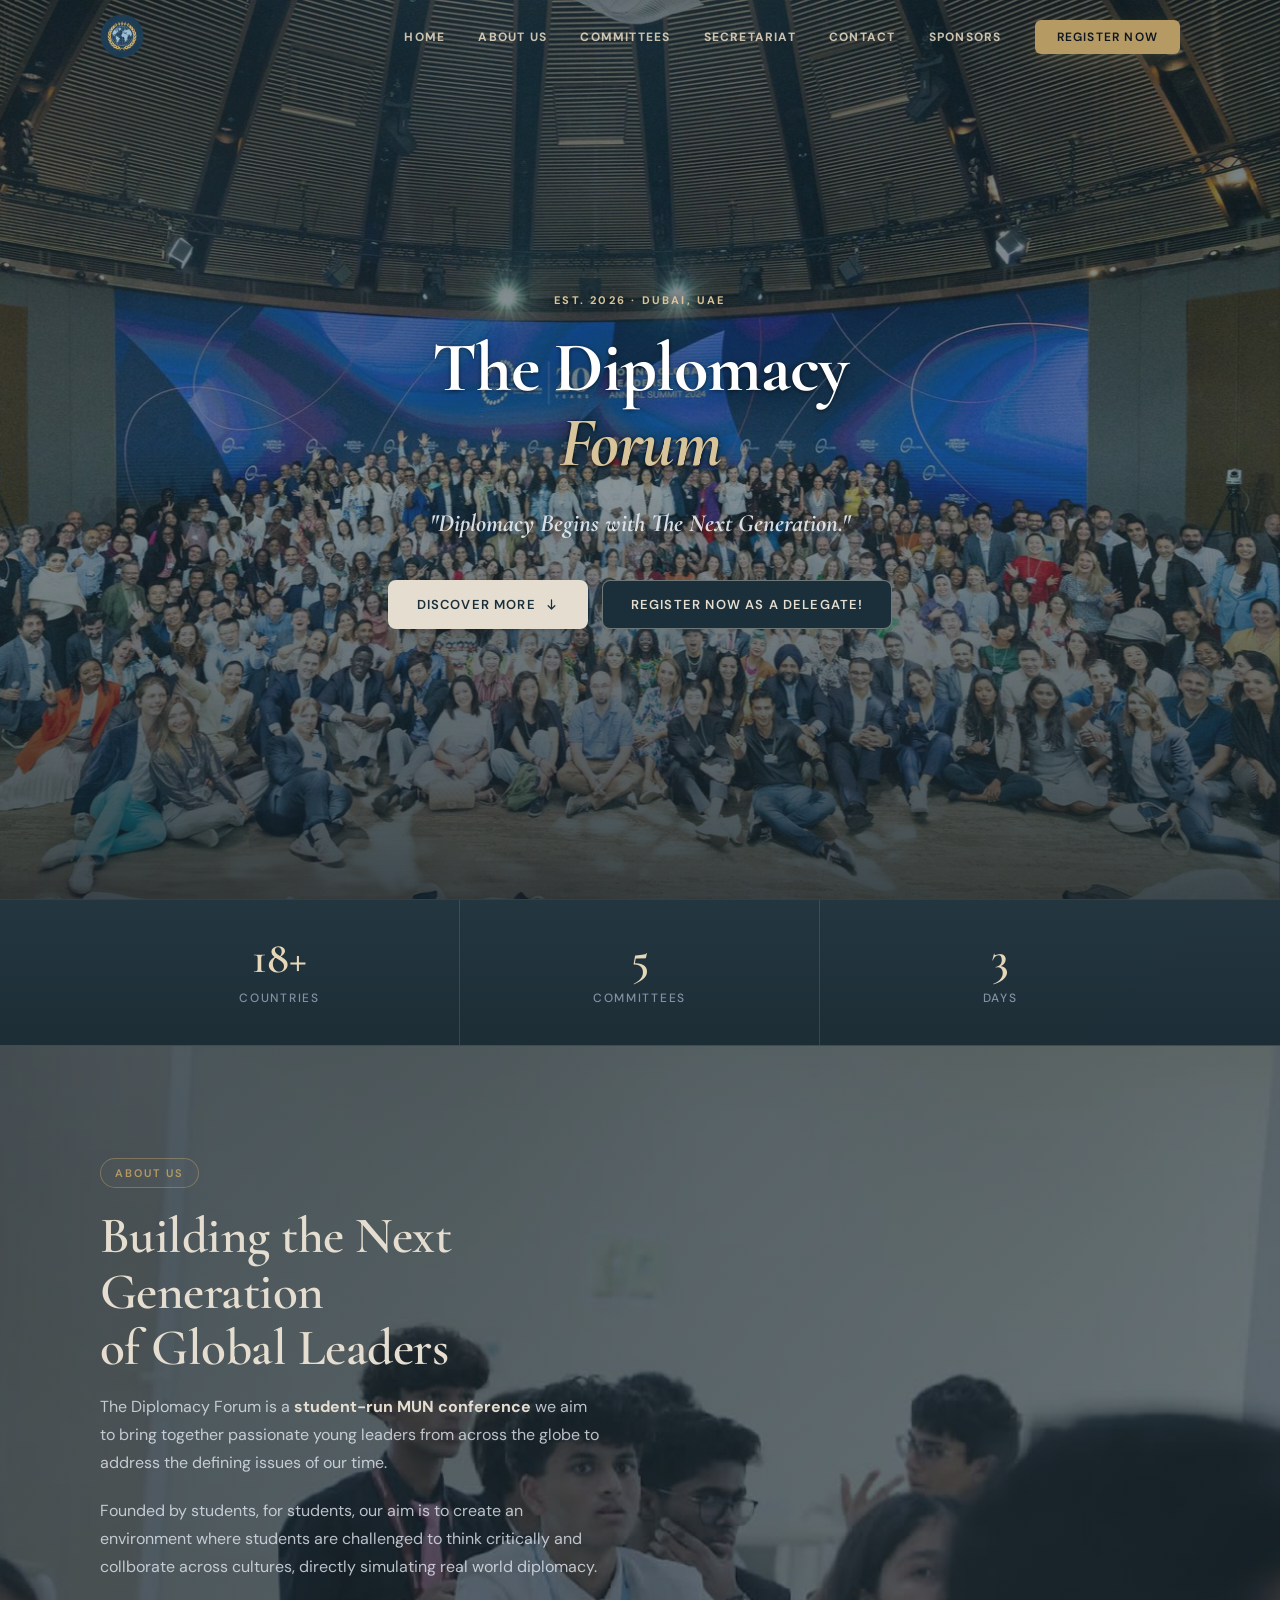
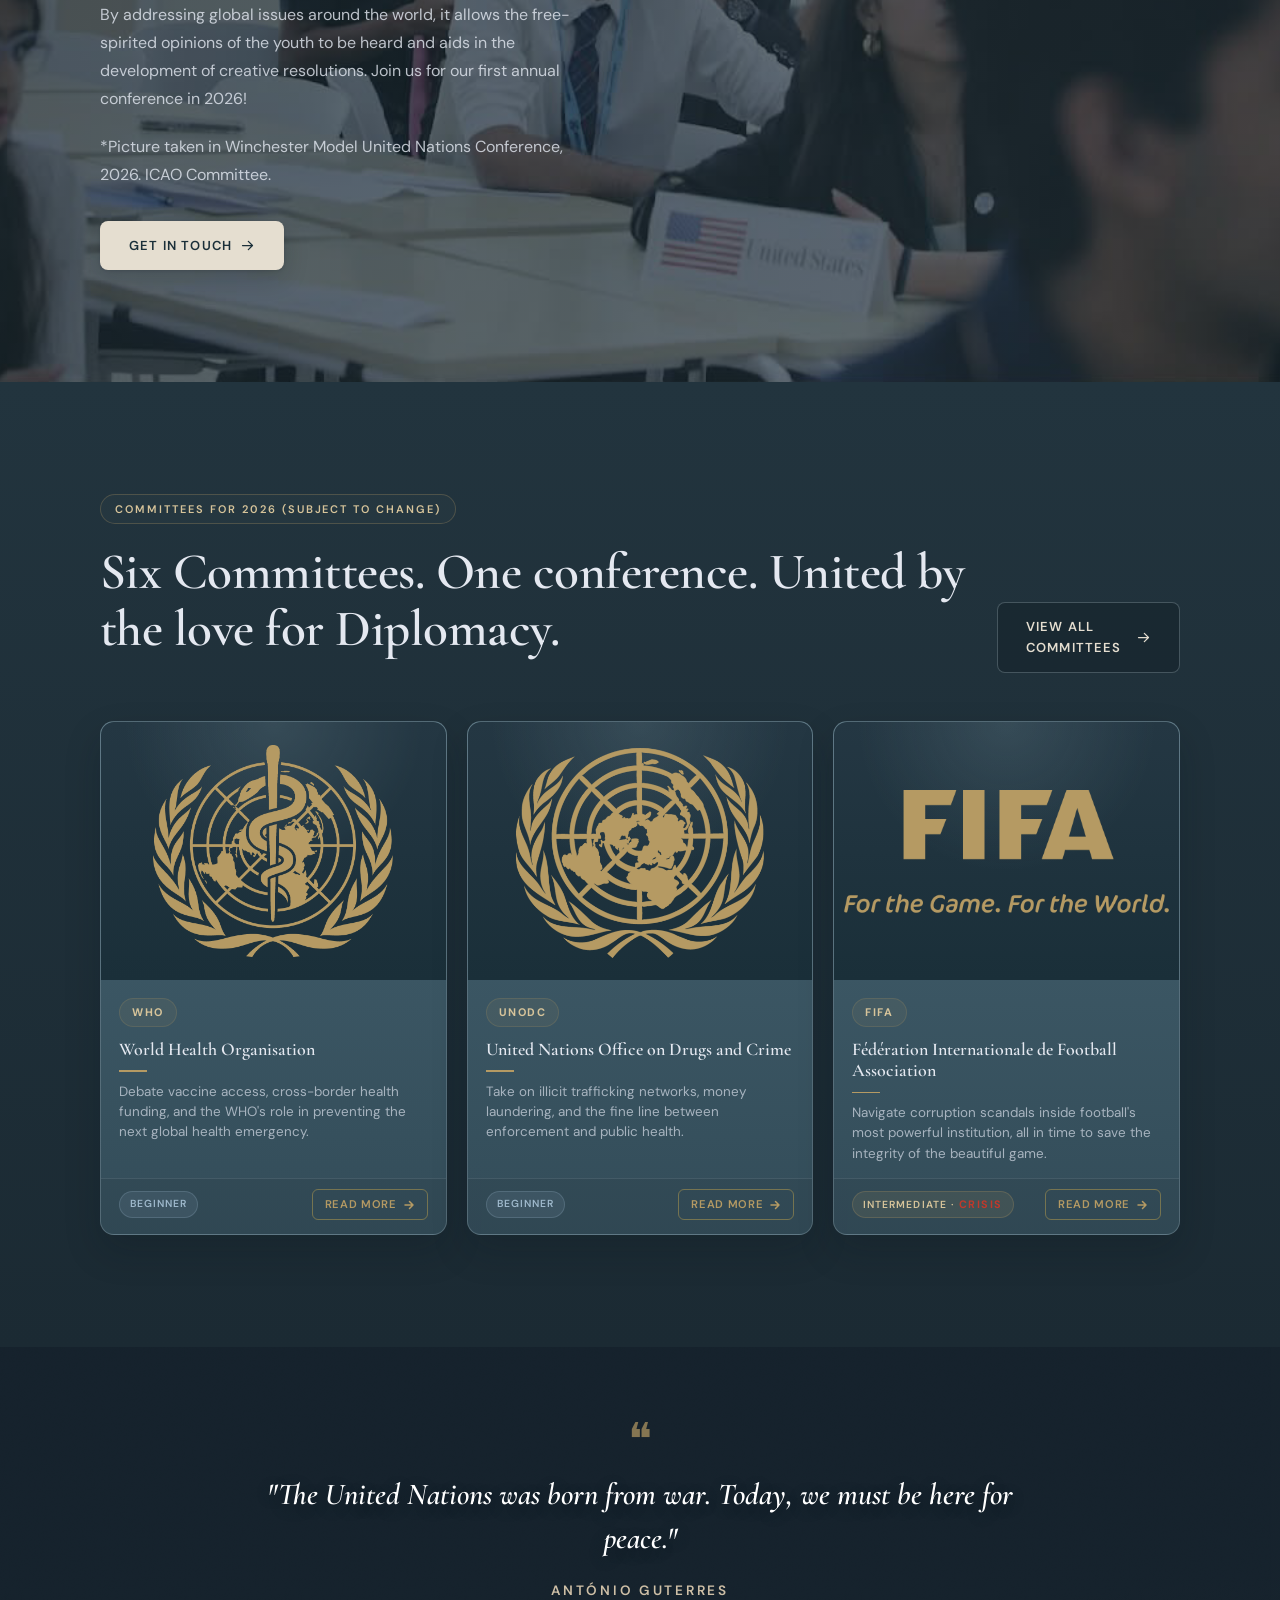
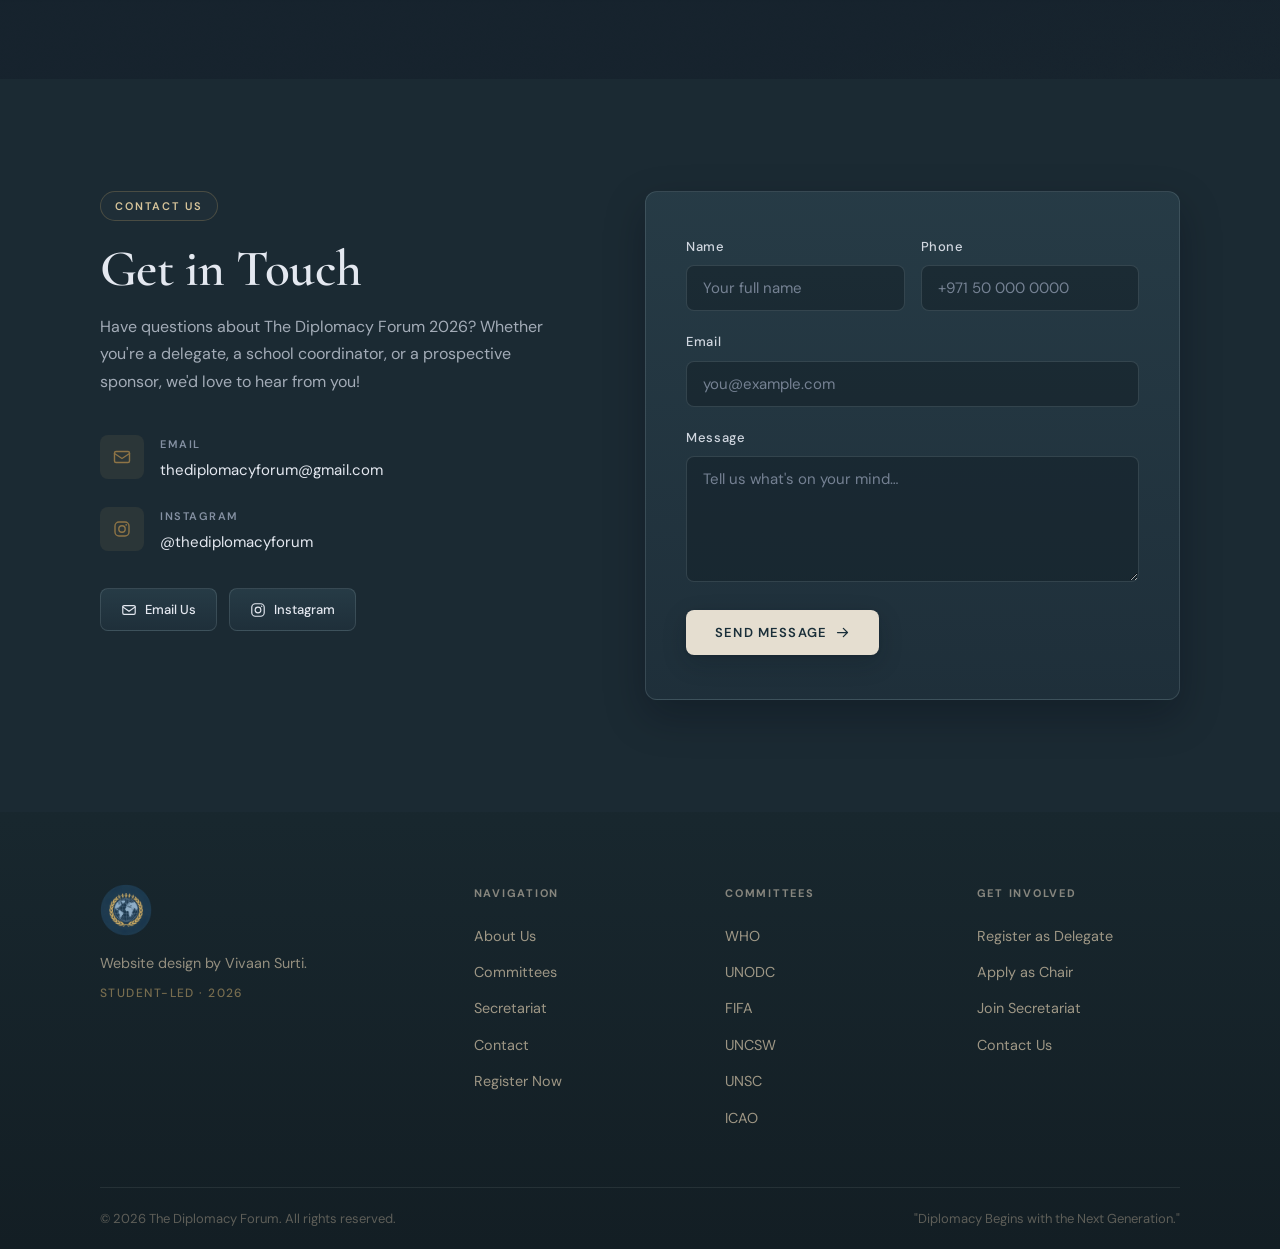
<file: index.html>
<!DOCTYPE html>
<html lang="en">
<head>
  <meta charset="UTF-8" />
  <meta name="viewport" content="width=device-width, initial-scale=1.0" />
  <meta name="description" content="The Diplomacy Forum — A premier student-run MUN conference in Dubai, Est. 2026. Diplomacy. Leadership. Impact." />
  <title>TDF — The Diplomacy Forum - Dubai 2026</title>
  <link rel="preconnect" href="https://fonts.googleapis.com" />
  <link rel="preconnect" href="https://fonts.gstatic.com" crossorigin />
  <link rel="stylesheet" href="https://fonts.googleapis.com/css2?family=Cormorant+Garamond:ital,wght@0,400;0,500;0,600;1,400;1,500;1,600&amp;family=DM+Sans:opsz,wght@9..40,300;9..40,400;9..40,500;9..40,600&amp;display=swap" />
  <link rel="stylesheet" href="styles.css" />
  <!-- Favicon: TODO — replace with actual favicon -->
  <!-- <link rel="icon" type="image/png" href="brand_assets/favicon.png" /> -->
</head>
<body>
  <div class="page-transition" id="pageTransition" aria-hidden="true">
    <img class="page-transition__logo" src="brand_assets/TDF Logo-512.png" alt="" decoding="async" />
  </div>

  <!-- ============================================================
       NAVBAR
       ============================================================ -->
  <nav class="navbar" id="navbar" role="navigation" aria-label="Main navigation">
    <div class="container navbar-inner">
      <a href="index.html" aria-label="TDF Home">
        <img
          class="navbar-logo"
          src="brand_assets/TDF Logo-512.png"
          alt="TDF Logo"
          width="512"
          height="512"
          decoding="async"
        />
      </a>

      <!-- Desktop nav links -->
      <ul class="navbar-links">
        <li><a href="index.html">Home</a></li>
        <li><a href="#about">About Us</a></li>
        <li><a href="committees.html">Committees</a></li>
        <li><a href="secretariat.html">Secretariat</a></li>
        <li><a href="#contact">Contact</a></li>
        <li><a href="sponsors.html">Sponsors</a></li>
        <li><a href="register.html" class="nav-cta">Register Now</a></li>
      </ul>

      <!-- Hamburger (mobile) -->
      <button
        class="navbar-toggle"
        id="navToggle"
        aria-label="Toggle mobile menu"
        aria-expanded="false"
        aria-controls="mobileMenu"
      >
        <span></span>
        <span></span>
        <span></span>
      </button>
    </div>
  </nav>

  <!-- Mobile menu overlay -->
  <nav class="navbar-mobile" id="mobileMenu" aria-label="Mobile navigation">
    <a href="index.html">Home</a>
    <a href="#about">About Us</a>
    <a href="committees.html">Committees</a>
    <a href="secretariat.html">Secretariat</a>
    <a href="#contact">Contact</a>
    <a href="sponsors.html">Sponsors</a>
    <a href="register.html" class="nav-mobile-cta">Register Now</a>
  </nav>


  <!-- ============================================================
       HERO — Full-width centered layout on cream background
       ============================================================ -->
  <section class="hero" id="home" aria-label="Hero" data-nav-theme="dark">
    <!-- Slideshow background — images crossfade automatically -->
    <div class="hero-slideshow" aria-hidden="true">
      <div class="hero-slide active" style="background-image: url('brand_assets/Slideshow Image 1.avif');"></div>
      <div class="hero-slide"        style="background-image: url('brand_assets/Image Slideshow 2.webp');"></div>
      <div class="hero-slide"        style="background-image: url('brand_assets/Slideshow Image 3.webp');"></div>
      <!-- Dark overlay — keeps text readable over any image -->
      <div class="hero-slide-overlay"></div>
    </div>

    <div class="container">
      <div class="hero-inner">

        <!-- Center: headline + CTAs -->
        <div class="hero-left">
          <p class="hero-eyebrow">Est. 2026 · Dubai, UAE</p>

          <h1 class="hero-title">
            The Diplomacy<br>
            <em>Forum</em>
          </h1>

          <p class="hero-sub">
            "Diplomacy Begins with The Next Generation."
          </p>

          <div class="hero-actions">
            <a href="#about" class="btn btn-primary">
              Discover More
              <svg class="btn-icon" viewBox="0 0 18 18" fill="none" aria-hidden="true">
                <path d="M9 3.5v11M9 14.5l-4-4M9 14.5l4-4" stroke="currentColor" stroke-width="1.5" stroke-linecap="round" stroke-linejoin="round"/>
              </svg>
            </a>
            <a href="register.html" class="btn btn-outline-light">
      
              Register Now as a Delegate!
            </a>
          </div>
        </div>

      </div>
    </div>
  </section>


  <!-- ============================================================
       STATS BAR — bordered stat blocks
       ============================================================ -->
  <section class="stats-bar" aria-label="Conference statistics" data-nav-theme="light">
    <div class="container">
      <div class="stats-bar-inner">

        <div class="stat-block">
          <div class="stat-block-number" data-target="20" data-suffix="+">20+</div>
          <div class="stat-block-label">Countries</div>
        </div>

        <div class="stat-block">
          <div class="stat-block-number" data-target="6" data-suffix="">6</div>
          <div class="stat-block-label">Committees</div>
        </div>

        <div class="stat-block">
          <div class="stat-block-number" data-target="3" data-suffix="">3</div>
          <div class="stat-block-label">Days</div>
        </div>

      </div>
    </div>
  </section>


  <!-- ============================================================
       ABOUT US
       ============================================================ -->
  <section class="section-about" id="about" aria-label="About Us" data-nav-theme="dark">
    <div class="about-overlay" aria-hidden="true"></div>
    <div class="container">
      <div class="about-inner">

        <!-- Left: text -->
        <div class="about-left">
          <span class="label-tag reveal">About Us</span>

          <h2 class="section-title reveal delay-1">
            Building the Next Generation<br>of Global Leaders
          </h2>

          <div class="about-body reveal delay-2">
            <p>
              The Diplomacy Forum is a <strong>student-run MUN
              conference</strong> we aim to bring together passionate young leaders 
              from across the globe to address the defining issues of our time.
            </p>

            <p>
              Founded by students, for students, our aim is to create an environment where
              students are challenged to think critically and collborate across cultures, 
              directly simulating real world diplomacy. 
            </p>

            <p>
              By addressing global issues around the world, it allows the free-spirited opinions 
              of the youth to be heard and aids in the development of creative resolutions.
              Join us for our first annual conference in 2026!
            </p>

            <p>*Picture taken in Winchester Model United Nations Conference, 2026. ICAO Committee.</p>
          </div>

          <a href="#contact" class="btn btn-primary reveal delay-3">
            Get In Touch
            <svg class="btn-icon" viewBox="0 0 18 18" fill="none" aria-hidden="true">
              <path d="M3 9h12M10 4l5 5-5 5" stroke="currentColor" stroke-width="1.5" stroke-linecap="round" stroke-linejoin="round"/>
            </svg>
          </a>
        </div>


      </div>
    </div>
  </section>


  <!-- ============================================================
       COMMITTEES — Preview (6 cards)
       ============================================================ -->
  <section class="section-committees" aria-label="Committees" data-nav-theme="light">
    <div class="container">

      <div class="committees-header">
        <div class="committees-header-left">
          <span class="label-tag">Committees for 2026 (Subject to change)</span>
          <h2 class="section-title">Six Committees. One conference. United by the love for Diplomacy.</h2>
        </div>
        <a href="committees.html" class="btn btn-outline">
          View All Committees
          <svg class="btn-icon" viewBox="0 0 18 18" fill="none" aria-hidden="true">
            <path d="M3 9h12M10 4l5 5-5 5" stroke="currentColor" stroke-width="1.5" stroke-linecap="round" stroke-linejoin="round"/>
          </svg>
        </a>
      </div>

      <div class="committees-grid">

        <div class="committee-card reveal">
          <div class="committee-photo-wrap committee-photo-wrap-logo">
            <img
              class="committee-photo committee-photo-who"
              src="brand_assets/WHO Logo - Gold.png"
              alt="WHO Logo"
              loading="lazy"
              decoding="async"
            />
          </div>
          <div class="committee-card-body">
            <span class="committee-acronym">WHO</span>
            <h3 class="committee-name">World Health Organisation</h3>
            <div class="committee-rule" aria-hidden="true"></div>
            <p class="committee-topic">
              Debate vaccine access, cross-border health funding, and the WHO's role in preventing the next global health emergency.
            </p>
          </div>
          <div class="committee-card-footer">
            <span class="committee-difficulty difficulty-beginner">Beginner</span>
            <a class="committee-read-more" href="who.html">Read More <svg width="12" height="12" viewBox="0 0 12 12" fill="none" aria-hidden="true"><path d="M2 6h8M6.5 2.5l3.5 3.5-3.5 3.5" stroke="currentColor" stroke-width="1.5" stroke-linecap="round" stroke-linejoin="round"/></svg></a>
          </div>
        </div>

        <div class="committee-card reveal delay-1">
          <div class="committee-photo-wrap committee-photo-wrap-logo">
            <img
              class="committee-photo committee-photo-unodc"
              src="brand_assets/UNODC Logo - Gold.png"
              alt="UNODC Logo"
              loading="lazy"
              decoding="async"
            />
          </div>
          <div class="committee-card-body">
            <span class="committee-acronym">UNODC</span>
            <h3 class="committee-name">United Nations Office on Drugs and Crime</h3>
            <div class="committee-rule" aria-hidden="true"></div>
            <p class="committee-topic">
              Take on illicit trafficking networks, money laundering, and the fine line between enforcement and public health.
            </p>
          </div>
          <div class="committee-card-footer">
            <span class="committee-difficulty difficulty-beginner">Beginner</span>
            <a class="committee-read-more" href="unodc.html">Read More <svg width="12" height="12" viewBox="0 0 12 12" fill="none" aria-hidden="true"><path d="M2 6h8M6.5 2.5l3.5 3.5-3.5 3.5" stroke="currentColor" stroke-width="1.5" stroke-linecap="round" stroke-linejoin="round"/></svg></a>
          </div>
        </div>

        <div class="committee-card reveal delay-2">
          <div class="committee-photo-wrap committee-photo-wrap-logo committee-photo-wrap-fifa">
            <img
              class="committee-photo committee-photo-fifa"
              src="brand_assets/Fifa updated logo - Gold.png"
              alt="FIFA Logo"
              loading="lazy"
              decoding="async"
            />
          </div>
          <div class="committee-card-body">
            <span class="committee-acronym">FIFA</span>
            <h3 class="committee-name">Fédération Internationale de Football Association</h3>
            <div class="committee-rule" aria-hidden="true"></div>
            <p class="committee-topic">
              Navigate corruption scandals inside football's most powerful institution, all in time to save the integrity of the beautiful game.
            </p>
          </div>
          <div class="committee-card-footer">
            <span class="committee-difficulty difficulty-intermediate">Intermediate · <span class="crisis-label">Crisis</span></span>
            <a class="committee-read-more" href="fifa.html">Read More <svg width="12" height="12" viewBox="0 0 12 12" fill="none" aria-hidden="true"><path d="M2 6h8M6.5 2.5l3.5 3.5-3.5 3.5" stroke="currentColor" stroke-width="1.5" stroke-linecap="round" stroke-linejoin="round"/></svg></a>
          </div>
        </div>


      </div>
    </div>
  </section>




  <!-- ============================================================
       VISION BANNER — Full-width dark navy quote
       ============================================================ -->
  <section class="section-vision" aria-label="Our Vision" data-nav-theme="dark">
    <div class="container">
      <div class="vision-inner">
        <span class="vision-mark" aria-hidden="true">❝</span>
        <p class="vision-quote">
          "The United Nations was born from war. Today, we must be here for peace."
        </p>
        <span class="vision-attr">António Guterres</span>
      </div>
    </div>
  </section>


  <!-- ============================================================
       CONTACT
       ============================================================ -->
  <section class="section-contact" id="contact" aria-label="Contact Us" data-nav-theme="light">
    <div class="container">
      <div class="contact-inner">

        <!-- Left: info -->
        <div class="contact-left">
          <span class="label-tag reveal">Contact Us</span>

          <h2 class="section-title reveal delay-1">Get in Touch</h2>

          <p class="section-sub reveal delay-2">
            Have questions about The Diplomacy Forum 2026? Whether you're a delegate, a
            school coordinator, or a prospective sponsor, we'd love to hear
            from you!
          </p>

          <div class="contact-detail-list reveal delay-2">

            <div class="contact-detail">
              <div class="contact-detail-icon">
                <svg viewBox="0 0 20 20" fill="none" aria-hidden="true">
                  <rect x="2.5" y="4.5" width="15" height="11" rx="1.5" stroke="currentColor" stroke-width="1.4"/>
                  <path d="M2.5 6.5l7.5 5 7.5-5" stroke="currentColor" stroke-width="1.4" stroke-linecap="round"/>
                </svg>
              </div>
              <div class="contact-detail-text">
                <div class="contact-detail-label">Email</div>
                <div class="contact-detail-value">
                  <a href="mailto:thediplomacyforum@gmail.com">
                    thediplomacyforum@gmail.com
                  </a>
                </div>
              </div>
            </div>

            <div class="contact-detail">
              <div class="contact-detail-icon">
                <svg viewBox="0 0 20 20" fill="none" aria-hidden="true">
                  <rect x="3" y="3" width="14" height="14" rx="4" stroke="currentColor" stroke-width="1.4"/>
                  <circle cx="10" cy="10" r="3.2" stroke="currentColor" stroke-width="1.4"/>
                  <circle cx="14.2" cy="5.8" r="0.9" fill="currentColor"/>
                </svg>
              </div>
              <div class="contact-detail-text">
                <div class="contact-detail-label">Instagram</div>
                <div class="contact-detail-value">
                  <a href="https://instagram.com/thediplomacyforum" target="_blank" rel="noopener noreferrer">
                    @thediplomacyforum
                  </a>
                </div>
              </div>
            </div>

          </div>

          <div class="contact-social-row reveal delay-3">
            <a
              href="mailto:thediplomacyforum@gmail.com"
              class="social-btn"
              aria-label="Email Us"
            >
              <svg viewBox="0 0 18 18" fill="none" aria-hidden="true">
                <rect x="2" y="4" width="14" height="10" rx="1.5" stroke="currentColor" stroke-width="1.3"/>
                <path d="M2 5.5l7 5 7-5" stroke="currentColor" stroke-width="1.3" stroke-linecap="round"/>
              </svg>
              Email Us
            </a>
            <a
              href="https://instagram.com/thediplomacyforum"
              target="_blank"
              rel="noopener noreferrer"
              class="social-btn"
              aria-label="The Diplomacy Forum on Instagram"
            >
              <svg viewBox="0 0 18 18" fill="none" aria-hidden="true">
                <rect x="2" y="2" width="14" height="14" rx="4" stroke="currentColor" stroke-width="1.3"/>
                <circle cx="9" cy="9" r="3.2" stroke="currentColor" stroke-width="1.3"/>
                <circle cx="13.2" cy="4.8" r="0.8" fill="currentColor"/>
              </svg>
              Instagram
            </a>
          </div>
        </div>

        <!-- Right: contact form card -->
        <form
          action="https://formspree.io/f/mjgjwwdr"
          method="POST"
          class="contact-form reveal delay-2"
          id="contactForm"
          aria-label="Contact form"
          novalidate
        >
          <input type="hidden" name="_next" value="thank-you.html" />

          <div class="form-row">
            <div class="form-group">
              <label for="contact-name">Name</label>
              <input
                type="text"
                id="contact-name"
                name="name"
                placeholder="Your full name"
                autocomplete="name"
                required
              />
            </div>
            <div class="form-group">
              <label for="contact-phone">Phone</label>
              <input
                type="tel"
                id="contact-phone"
                name="phone"
                placeholder="+971 50 000 0000"
                autocomplete="tel"
              />
            </div>
          </div>

          <div class="form-group">
            <label for="contact-email">Email</label>
            <input
              type="email"
              id="contact-email"
              name="email"
              placeholder="you@example.com"
              autocomplete="email"
              required
            />
          </div>

          <div class="form-group">
            <label for="contact-message">Message</label>
            <textarea
              id="contact-message"
              name="message"
              placeholder="Tell us what's on your mind…"
              rows="5"
              required
            ></textarea>
          </div>

          <div class="form-submit">
            <button type="submit" class="btn btn-primary">
              Send Message
              <svg class="btn-icon" viewBox="0 0 18 18" fill="none" aria-hidden="true">
                <path d="M3 9h12M10 4l5 5-5 5" stroke="currentColor" stroke-width="1.5" stroke-linecap="round" stroke-linejoin="round"/>
              </svg>
            </button>
          </div>
        </form>

      </div>
    </div>
  </section>


  <!-- ============================================================
       FOOTER — 4 columns
       ============================================================ -->
  <footer class="footer" role="contentinfo">
    <div class="container">
      <div class="footer-inner">

        <!-- Col 1: Brand -->
        <div>
          <a href="index.html" aria-label="TDF Home">
            <img
              class="footer-logo"
              src="brand_assets/TDF Logo-512.png"
              alt="TDF"
              width="512"
              height="512"
              decoding="async"
              loading="lazy"
            />
          </a>
          <p class="footer-slogan">Website design by Vivaan Surti.</p>
          <p class="footer-tagline">Student-led · 2026</p>
        </div>

        <!-- Col 2: Navigation -->
        <div class="footer-col">
          <p class="footer-col-title">Navigation</p>
          <ul>
            <li><a href="#about">About Us</a></li>
            <li><a href="committees.html">Committees</a></li>
            <li><a href="secretariat.html">Secretariat</a></li>
            <li><a href="#contact">Contact</a></li>
            <li><a href="register.html">Register Now</a></li>
          </ul>
        </div>

        <!-- Col 3: Committees -->
        <div class="footer-col">
          <p class="footer-col-title">Committees</p>
          <ul>
            <li><a href="who.html">WHO</a></li>
            <li><a href="unodc.html">UNODC</a></li>
            <li><a href="fifa.html">FIFA</a></li>
            <li><a href="uncsw.html">UNCSW</a></li>
            <li><a href="unsc.html">UNSC</a></li>
            <li><a href="icao.html">ICAO</a></li>
          </ul>
        </div>

        <!-- Col 4: Get Involved -->
        <div class="footer-col">
          <p class="footer-col-title">Get Involved</p>
          <ul>
            <li><a href="register.html">Register as Delegate</a></li>
            <li><a href="secretariat.html">Apply as Chair</a></li>
            <li><a href="secretariat.html">Join Secretariat</a></li>
            <li><a href="#contact">Contact Us</a></li>
          </ul>
        </div>

      </div>

      <div class="footer-bottom">
        <span>&copy; 2026 The Diplomacy Forum. All rights reserved.</span>
        <span>"Diplomacy Begins with the Next Generation."</span>
      </div>
    </div>
  </footer>


  <!-- ============================================================
       JAVASCRIPT
       ============================================================ -->
  <script src="navbar.js"></script>
  <script>
    /* ── Hero slideshow ──────────────────────────────────────────
       Cycles .active through each .hero-slide every 5 seconds.
       CSS handles the 1.8s crossfade transition.
       To adjust speed: change the interval value (ms) below.
       To adjust fade duration: edit `transition` in styles.css
       on the `.hero-slide` rule.
    ──────────────────────────────────────────────────────────── */
    (function () {
      var slides = document.querySelectorAll('.hero-slide');
      if (!slides.length) return;
      var current = 0;

      function nextSlide() {
        slides[current].classList.remove('active');
        current = (current + 1) % slides.length;
        slides[current].classList.add('active');
      }

      /* 5000ms display time per slide — adjust to taste */
      setInterval(nextSlide, 5000);
    })();

    /* ── Intersection Observer — scroll reveal ───────────────── */
    const revealObserver = new IntersectionObserver(
      (entries) => {
        entries.forEach((entry) => {
          if (entry.isIntersecting) {
            entry.target.classList.add('visible');
            revealObserver.unobserve(entry.target);
          }
        });
      },
      { threshold: 0.12, rootMargin: '0px 0px -48px 0px' }
    );
    document.querySelectorAll('.reveal').forEach((el) => revealObserver.observe(el));

    /* ── Committee cards — staggered entrance ─────────────────── */
    const committeeObserver = new IntersectionObserver(
      (entries) => {
        entries.forEach((entry) => {
          if (entry.isIntersecting) {
            const cards = entry.target.querySelectorAll('.committee-card');
            cards.forEach((card, i) => {
              setTimeout(() => card.classList.add('visible'), i * 90);
            });
            committeeObserver.unobserve(entry.target);
          }
        });
      },
      { threshold: 0.08 }
    );
    const committeeGrid = document.querySelector('.committees-grid');
    if (committeeGrid) committeeObserver.observe(committeeGrid);

    /* ── Stats counter animation ──────────────────────────────── */
    function animateCounter(el) {
      if (el._animFrame) cancelAnimationFrame(el._animFrame);
      const target = parseInt(el.dataset.target, 10);
      const suffix = el.dataset.suffix || '';
      const duration = 2400;
      const start = performance.now();
      function tick(now) {
        const progress = Math.min((now - start) / duration, 1);
        const eased = 1 - Math.pow(1 - progress, 3);
        el.textContent = Math.round(eased * target) + suffix;
        if (progress < 1) el._animFrame = requestAnimationFrame(tick);
      }
      el._animFrame = requestAnimationFrame(tick);
    }

    const statsObserver = new IntersectionObserver(
      (entries) => {
        entries.forEach((entry) => {
          if (entry.isIntersecting) {
            /* Animate both .stat-block-number and legacy .stat-number */
            entry.target.querySelectorAll('.stat-block-number, .stat-number').forEach(animateCounter);
          }
        });
      },
      { threshold: 0.4 }
    );
    const statsBar = document.querySelector('.stats-bar-inner');
    if (statsBar) statsObserver.observe(statsBar);

  </script>

</body>
</html>
</file>
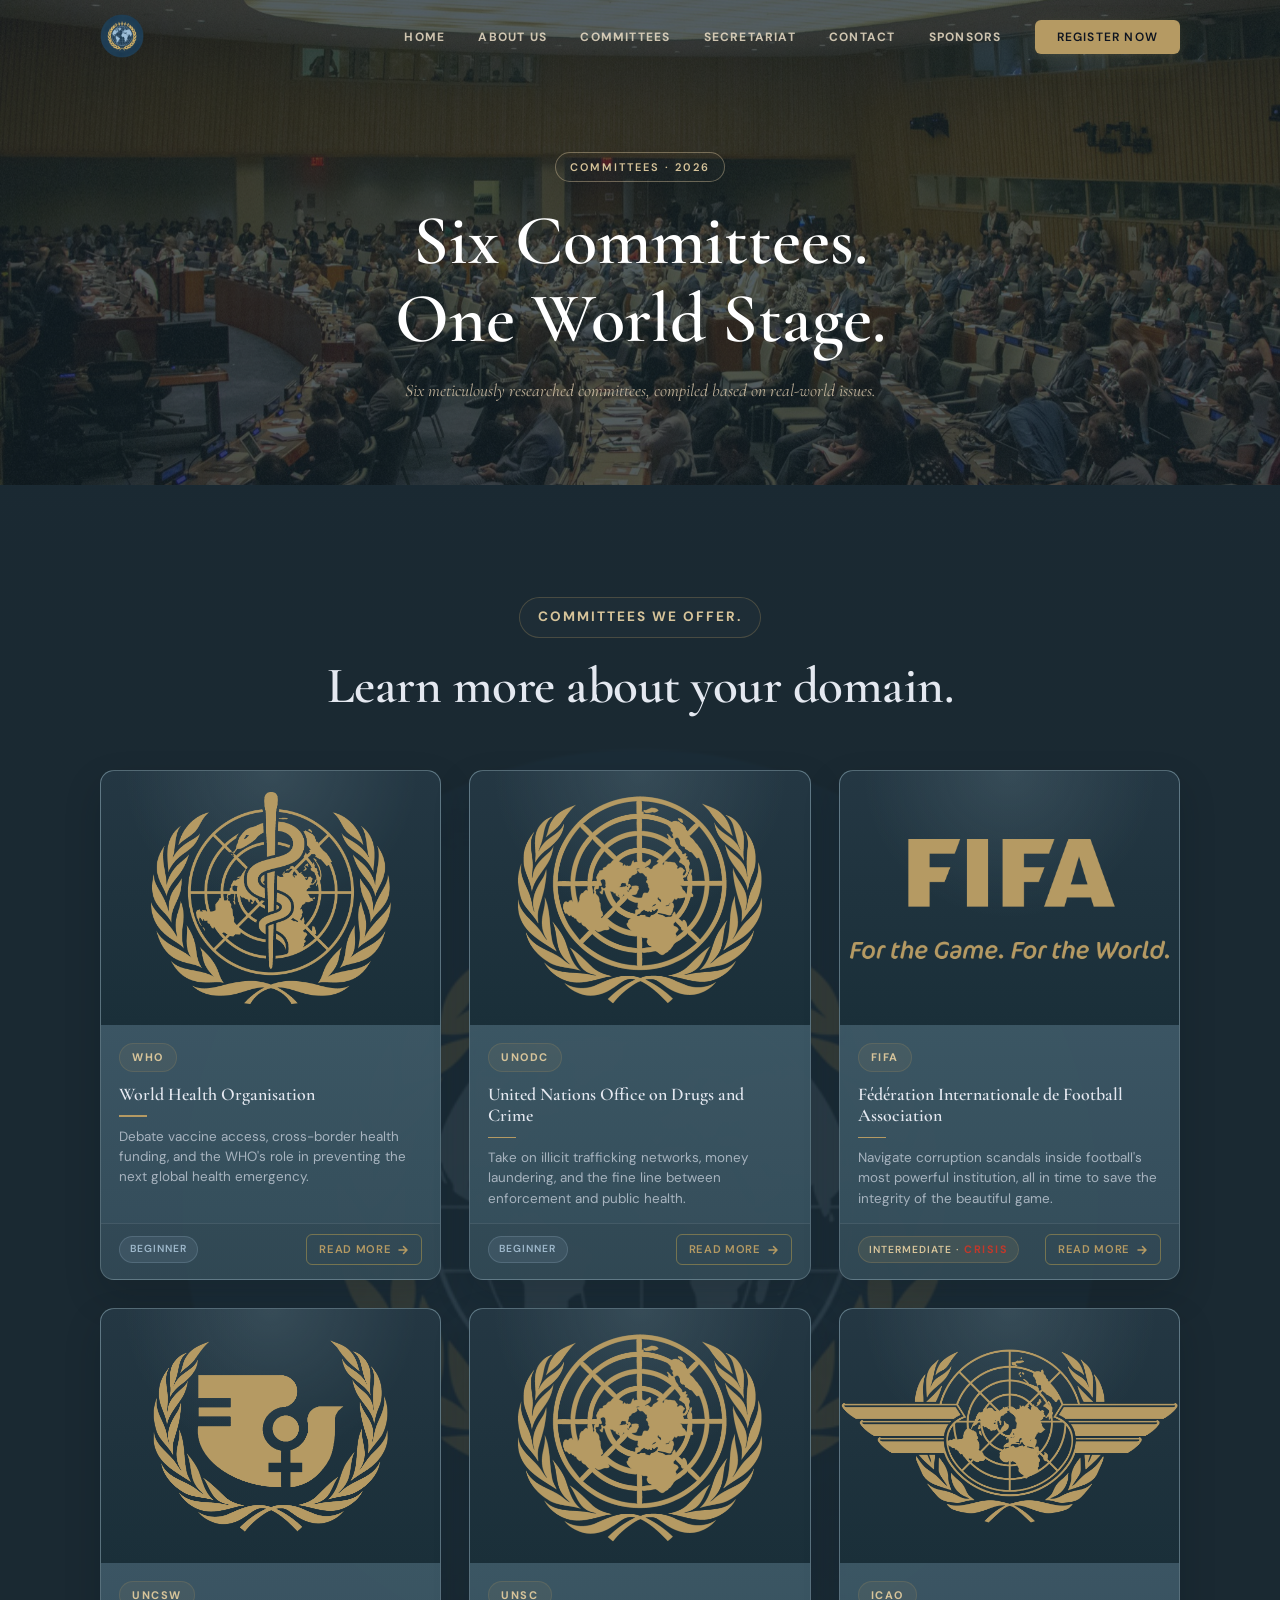
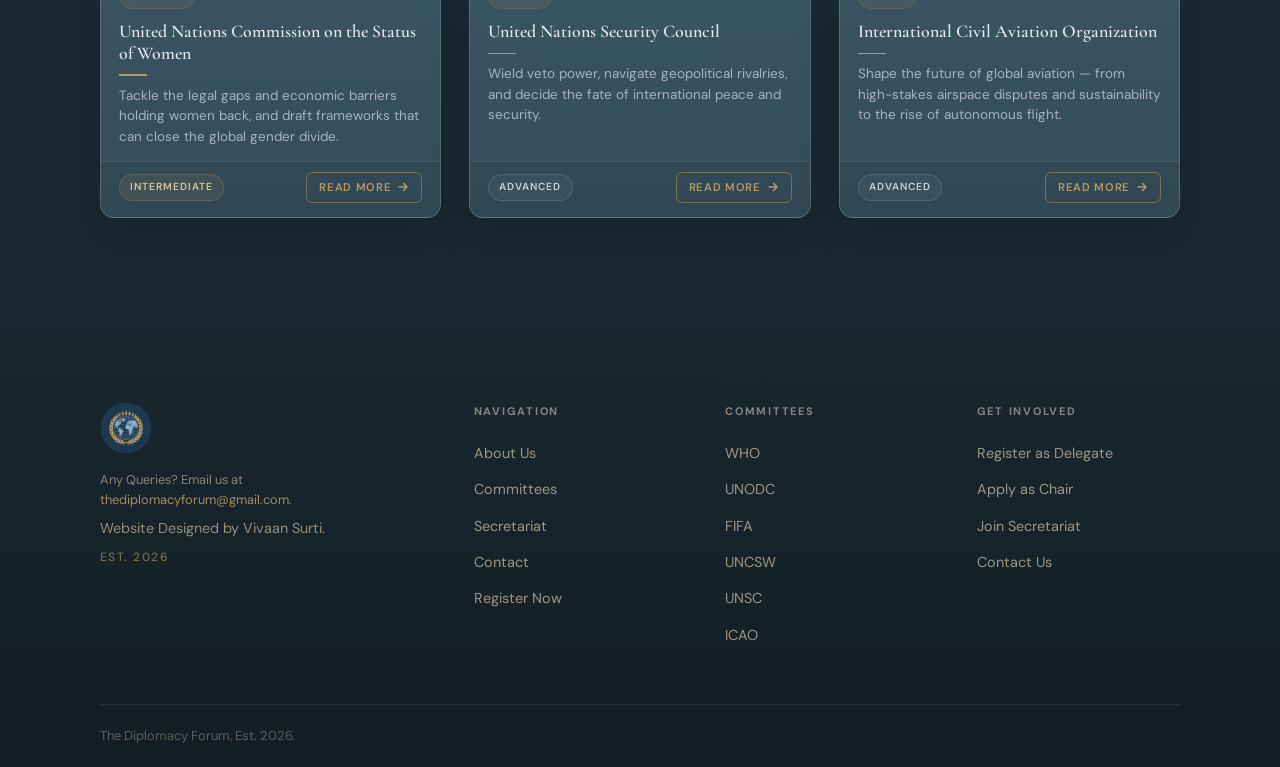
<file: committees.html>
<!DOCTYPE html>
<html lang="en">
<head>
  <meta charset="UTF-8" />
  <meta name="viewport" content="width=device-width, initial-scale=1.0" />
  <meta name="description" content="TDF 2026 Committees — Six committees covering global security, human rights, health, environment, and artificial intelligence. Dubai 2026." />
  <title>Committees · TDF — The Diplomacy Forum · Dubai 2026</title>
  <link rel="preconnect" href="https://fonts.googleapis.com" />
  <link rel="preconnect" href="https://fonts.gstatic.com" crossorigin />
  <link rel="stylesheet" href="https://fonts.googleapis.com/css2?family=Cormorant+Garamond:ital,wght@0,400;0,500;0,600;1,400;1,500;1,600&amp;family=DM+Sans:opsz,wght@9..40,300;9..40,400;9..40,500;9..40,600&amp;display=swap" />
  <link rel="stylesheet" href="styles.css" />
</head>
<body>
  <div class="page-transition" id="pageTransition" aria-hidden="true">
    <img class="page-transition__logo" src="brand_assets/TDF Logo-512.png" alt="" decoding="async" />
  </div>

  <!-- ============================================================
       NAVBAR
       ============================================================ -->
  <nav class="navbar" id="navbar" role="navigation" aria-label="Main navigation">
    <div class="container navbar-inner">
      <a href="index.html" aria-label="TDF Home">
        <img
          class="navbar-logo"
          src="brand_assets/TDF Logo-512.png"
          alt="TDF Logo"
          width="512"
          height="512"
          decoding="async"
        />
      </a>

      <ul class="navbar-links">
        <li><a href="index.html">Home</a></li>
        <li><a href="index.html#about">About Us</a></li>
        <li><a href="committees.html">Committees</a></li>
        <li><a href="secretariat.html">Secretariat</a></li>
        <li><a href="index.html#contact">Contact</a></li>
        <li><a href="sponsors.html">Sponsors</a></li>
        <li><a href="register.html" class="nav-cta">Register Now</a></li>
      </ul>

      <button
        class="navbar-toggle"
        id="navToggle"
        aria-label="Toggle mobile menu"
        aria-expanded="false"
        aria-controls="mobileMenu"
      >
        <span></span>
        <span></span>
        <span></span>
      </button>
    </div>
  </nav>

  <!-- Mobile menu overlay -->
  <nav class="navbar-mobile" id="mobileMenu" aria-label="Mobile navigation">
    <a href="index.html">Home</a>
    <a href="index.html#about">About Us</a>
    <a href="committees.html">Committees</a>
    <a href="secretariat.html">Secretariat</a>
    <a href="index.html#contact">Contact</a>
    <a href="sponsors.html">Sponsors</a>
    <a href="register.html" class="nav-mobile-cta">Register Now</a>
  </nav>


  <!-- ============================================================
       COMMITTEES HEADER
       ============================================================ -->
  <header class="committees-hero-header" data-nav-theme="dark">
    <div class="container">
      <span class="label-tag light-surface" style="justify-content: center; margin-bottom: 20px;">Committees · 2026</span>
      <h1 class="committees-hero-title">Six Committees.<br>One World Stage.</h1>
      <p class="committees-hero-sub">Six meticulously researched committees, compiled based on real-world issues.</p>
    </div>
  </header>


  <!-- ============================================================
       COMMITTEES — Full grid
       ============================================================ -->
  <section class="section-committees-full" aria-label="All Committees" data-nav-theme="dark">
    <div class="container">

      <div class="committees-full-header">
        <span class="label-tag" style="font-size: 0.85rem; font-weight: 700; padding: 8px 18px; letter-spacing: 0.15em;">Committees we offer.</span>
        <h2 class="section-title">Learn more about your domain.</h2>
        <p class="section-sub" style="margin: 0 auto;">
        </p>
      </div>

      <div class="committees-full-grid">

          <article class="committee-card reveal">
            <div class="committee-photo-wrap committee-photo-wrap-logo">
              <img
                class="committee-photo committee-photo-who"
                src="brand_assets/WHO Logo - Gold.png"
                alt="WHO Logo"
                loading="lazy"
                decoding="async"
              />
            </div>
            <div class="committee-card-body">
              <span class="committee-acronym">WHO</span>
              <h3 class="committee-name">World Health Organisation</h3>
              <div class="committee-rule" aria-hidden="true"></div>
              <p class="committee-topic">
                Debate vaccine access, cross-border health funding, and the WHO's role in preventing the next global health emergency.
              </p>
            </div>
            <div class="committee-card-footer">
              <span class="committee-difficulty difficulty-beginner">Beginner</span>
              <a class="committee-read-more" href="who.html">Read More <svg width="12" height="12" viewBox="0 0 12 12" fill="none" aria-hidden="true"><path d="M2 6h8M6.5 2.5l3.5 3.5-3.5 3.5" stroke="currentColor" stroke-width="1.5" stroke-linecap="round" stroke-linejoin="round"/></svg></a>
            </div>
          </article>

        <article class="committee-card reveal delay-1">
          <div class="committee-photo-wrap committee-photo-wrap-logo">
            <img
              class="committee-photo committee-photo-unodc"
              src="brand_assets/UNODC Logo - Gold.png"
              alt="UNODC Logo"
              loading="lazy"
              decoding="async"
            />
          </div>
          <div class="committee-card-body">
            <span class="committee-acronym">UNODC</span>
            <h3 class="committee-name">United Nations Office on Drugs and Crime</h3>
            <div class="committee-rule" aria-hidden="true"></div>
            <p class="committee-topic">
              Take on illicit trafficking networks, money laundering, and the fine line between enforcement and public health.
            </p>
          </div>
          <div class="committee-card-footer">
            <span class="committee-difficulty difficulty-beginner">Beginner</span>
            <a class="committee-read-more" href="unodc.html">Read More <svg width="12" height="12" viewBox="0 0 12 12" fill="none" aria-hidden="true"><path d="M2 6h8M6.5 2.5l3.5 3.5-3.5 3.5" stroke="currentColor" stroke-width="1.5" stroke-linecap="round" stroke-linejoin="round"/></svg></a>
          </div>
        </article>

        <article class="committee-card reveal delay-2">
          <div class="committee-photo-wrap committee-photo-wrap-logo committee-photo-wrap-fifa">
            <img
              class="committee-photo committee-photo-fifa"
              src="brand_assets/Fifa updated logo - Gold.png"
              alt="FIFA Logo"
              loading="lazy"
              decoding="async"
            />
          </div>
          <div class="committee-card-body">
            <span class="committee-acronym">FIFA</span>
            <h3 class="committee-name">Fédération Internationale de Football Association</h3>
            <div class="committee-rule" aria-hidden="true"></div>
            <p class="committee-topic">
              Navigate corruption scandals inside football's most powerful institution, all in time to save the integrity of the beautiful game.
            </p>
          </div>
          <div class="committee-card-footer">
            <span class="committee-difficulty difficulty-intermediate">Intermediate · <span class="crisis-label">Crisis</span></span>
            <a class="committee-read-more" href="fifa.html">Read More <svg width="12" height="12" viewBox="0 0 12 12" fill="none" aria-hidden="true"><path d="M2 6h8M6.5 2.5l3.5 3.5-3.5 3.5" stroke="currentColor" stroke-width="1.5" stroke-linecap="round" stroke-linejoin="round"/></svg></a>
          </div>
        </article>

        <article class="committee-card reveal delay-1">
          <div class="committee-photo-wrap committee-photo-wrap-logo">
            <img
              class="committee-photo committee-photo-uncsw"
              src="brand_assets/UNCSW Updated Logo - Gold.png"
              alt="UNCSW Logo"
              loading="lazy"
              decoding="async"
            />
          </div>
          <div class="committee-card-body">
            <span class="committee-acronym">UNCSW</span>
            <h3 class="committee-name">United Nations Commission on the Status of Women</h3>
            <div class="committee-rule" aria-hidden="true"></div>
            <p class="committee-topic">
              Tackle the legal gaps and economic barriers holding women back, and draft frameworks that can close the global gender divide.
            </p>
          </div>
          <div class="committee-card-footer">
            <span class="committee-difficulty difficulty-intermediate">Intermediate</span>
            <a class="committee-read-more" href="uncsw.html">Read More <svg width="12" height="12" viewBox="0 0 12 12" fill="none" aria-hidden="true"><path d="M2 6h8M6.5 2.5l3.5 3.5-3.5 3.5" stroke="currentColor" stroke-width="1.5" stroke-linecap="round" stroke-linejoin="round"/></svg></a>
          </div>
        </article>

        <article class="committee-card reveal delay-2">
          <div class="committee-photo-wrap committee-photo-wrap-logo">
            <img
              class="committee-photo committee-photo-unsc"
              src="brand_assets/UNODC Logo - Gold.png"
              alt="UNSC Logo"
              loading="lazy"
              decoding="async"
            />
          </div>
          <div class="committee-card-body">
            <span class="committee-acronym">UNSC</span>
            <h3 class="committee-name">United Nations Security Council</h3>
            <div class="committee-rule" aria-hidden="true"></div>
            <p class="committee-topic">
              Wield veto power, navigate geopolitical rivalries, and decide the fate of international peace and security.
            </p>
          </div>
          <div class="committee-card-footer">
            <span class="committee-difficulty difficulty-advanced">Advanced</span>
            <a class="committee-read-more" href="unsc.html">Read More <svg width="12" height="12" viewBox="0 0 12 12" fill="none" aria-hidden="true"><path d="M2 6h8M6.5 2.5l3.5 3.5-3.5 3.5" stroke="currentColor" stroke-width="1.5" stroke-linecap="round" stroke-linejoin="round"/></svg></a>
          </div>
        </article>

          <article class="committee-card reveal delay-3">
            <div class="committee-photo-wrap committee-photo-wrap-logo">
              <img
                class="committee-photo committee-photo-icao"
                src="brand_assets/ICAO Logo - Gold.png"
                alt="ICAO Logo"
                loading="lazy"
                decoding="async"
              />
            </div>
            <div class="committee-card-body">
              <span class="committee-acronym">ICAO</span>
              <h3 class="committee-name">International Civil Aviation Organization</h3>
              <div class="committee-rule" aria-hidden="true"></div>
              <p class="committee-topic">
                Shape the future of global aviation — from high-stakes airspace disputes and sustainability to the rise of autonomous flight.
              </p>
            </div>
            <div class="committee-card-footer">
              <span class="committee-difficulty difficulty-advanced">Advanced</span>
              <a class="committee-read-more" href="icao.html">Read More <svg width="12" height="12" viewBox="0 0 12 12" fill="none" aria-hidden="true"><path d="M2 6h8M6.5 2.5l3.5 3.5-3.5 3.5" stroke="currentColor" stroke-width="1.5" stroke-linecap="round" stroke-linejoin="round"/></svg></a>
            </div>
          </article>

      </div>
    </div>
  </section>


  <!-- ============================================================
       FOOTER
       ============================================================ -->
  <footer class="footer" role="contentinfo">
    <div class="container">
      <div class="footer-inner">

        <div>
          <a href="index.html" aria-label="TDF Home">
            <img
              class="footer-logo"
              src="brand_assets/TDF Logo-512.png"
              alt="TDF"
              width="512"
              height="512"
              decoding="async"
              loading="lazy"
            />
          </a>
          <p class="footer-email">Any Queries? Email us at <a href="mailto:thediplomacyforum@gmail.com">thediplomacyforum@gmail.com</a>.</p>
          <p class="footer-slogan">Website Designed by Vivaan Surti.</p>
          <p class="footer-tagline">Est. 2026</p>
        </div>

        <div class="footer-col">
          <p class="footer-col-title">Navigation</p>
          <ul>
            <li><a href="index.html#about">About Us</a></li>
            <li><a href="committees.html">Committees</a></li>
            <li><a href="secretariat.html">Secretariat</a></li>
            <li><a href="index.html#contact">Contact</a></li>
            <li><a href="register.html">Register Now</a></li>
          </ul>
        </div>

        <div class="footer-col">
          <p class="footer-col-title">Committees</p>
          <ul>
            <li><a href="who.html">WHO</a></li>
            <li><a href="unodc.html">UNODC</a></li>
            <li><a href="fifa.html">FIFA</a></li>
            <li><a href="uncsw.html">UNCSW</a></li>
            <li><a href="unsc.html">UNSC</a></li>
            <li><a href="icao.html">ICAO</a></li>
          </ul>
        </div>

        <div class="footer-col">
          <p class="footer-col-title">Get Involved</p>
          <ul>
            <li><a href="register.html">Register as Delegate</a></li>
            <li><a href="secretariat.html">Apply as Chair</a></li>
            <li><a href="secretariat.html">Join Secretariat</a></li>
            <li><a href="index.html#contact">Contact Us</a></li>
          </ul>
        </div>

      </div>

      <div class="footer-bottom">
        <span>The Diplomacy Forum, Est. 2026.</span>
      </div>
    </div>
  </footer>


  <!-- ============================================================
       JAVASCRIPT
       ============================================================ -->
  <script src="navbar.js"></script>
  <script>
    /* ── Scroll reveal ─────────────────────────────────────────── */
    const revealObserver = new IntersectionObserver(
      (entries) => {
        entries.forEach((entry) => {
          if (entry.isIntersecting) {
            entry.target.classList.add('visible');
            revealObserver.unobserve(entry.target);
          }
        });
      },
      { threshold: 0.12, rootMargin: '0px 0px -48px 0px' }
    );
    document.querySelectorAll('.reveal').forEach((el) => revealObserver.observe(el));

    /* ── Committee cards — staggered entrance ─────────────────── */
    const committeeObserver = new IntersectionObserver(
      (entries) => {
        entries.forEach((entry) => {
          if (entry.isIntersecting) {
            const cards = entry.target.querySelectorAll('.committee-card');
            cards.forEach((card, i) => {
              setTimeout(() => card.classList.add('visible'), i * 90);
            });
            committeeObserver.unobserve(entry.target);
          }
        });
      },
      { threshold: 0.08 }
    );
    const committeeGrid = document.querySelector('.committees-full-grid');
    if (committeeGrid) committeeObserver.observe(committeeGrid);
  </script>

</body>
</html>
</file>
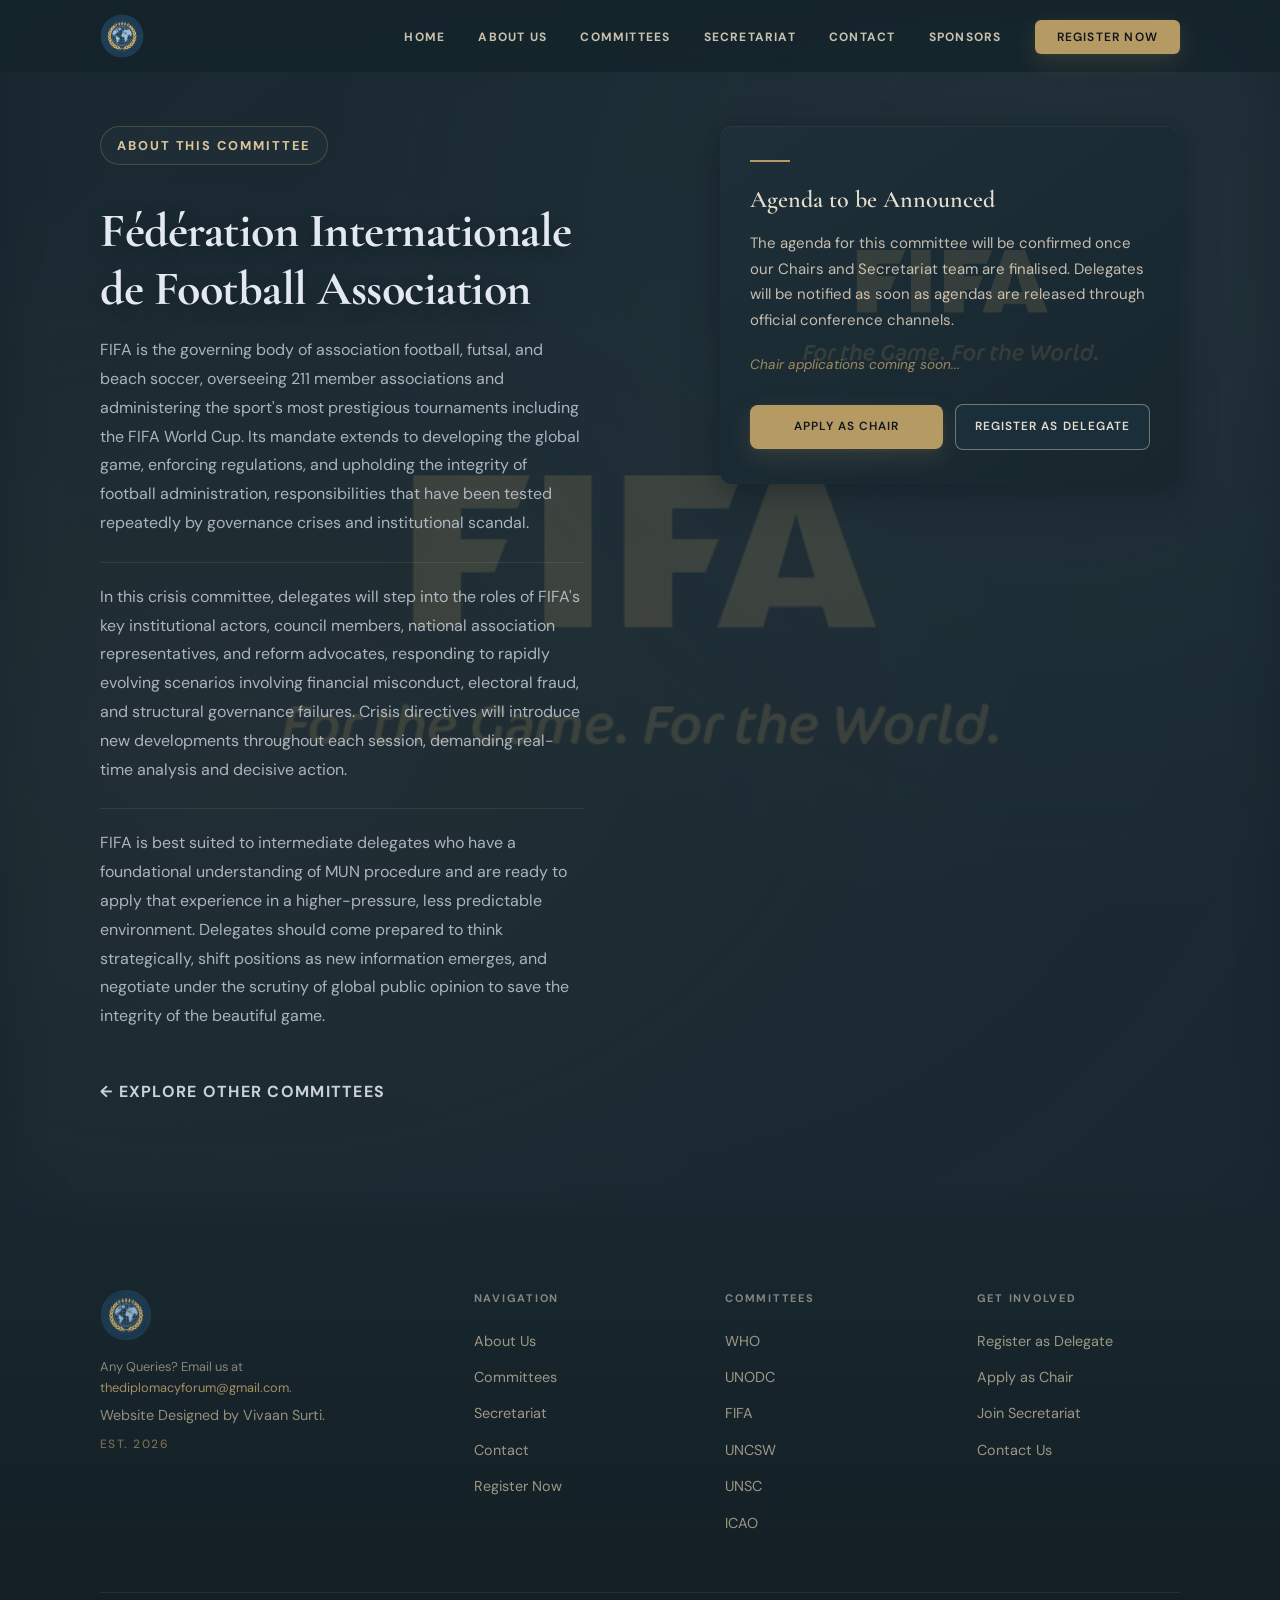
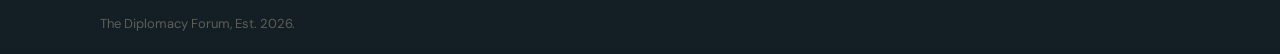
<file: fifa.html>
<!DOCTYPE html>
<html lang="en">
<head>
  <meta charset="UTF-8" />
  <meta name="viewport" content="width=device-width, initial-scale=1.0" />
  <meta name="description" content="FIFA Crisis Committee · TDF Dubai 2026. Governance failures, corruption scandals, and structural reform of global football's ruling body." />
  <title>FIFA · TDF — The Diplomacy Forum · 2026</title>
  <link rel="preconnect" href="https://fonts.googleapis.com" />
  <link rel="preconnect" href="https://fonts.gstatic.com" crossorigin />
  <link rel="stylesheet" href="https://fonts.googleapis.com/css2?family=Cormorant+Garamond:ital,wght@0,400;0,500;0,600;1,400;1,500;1,600&amp;family=DM+Sans:opsz,wght@9..40,300;9..40,400;9..40,500;9..40,600&amp;display=swap" />
  <link rel="stylesheet" href="styles.css" />
</head>
<body class="page-committees">
  <div class="page-transition" id="pageTransition" aria-hidden="true">
    <img class="page-transition__logo" src="brand_assets/TDF Logo-512.png" alt="" decoding="async" />
  </div>

  <!-- ============================================================
       NAVBAR
       ============================================================ -->
  <nav class="navbar scrolled" id="navbar" data-always-scrolled="true" role="navigation" aria-label="Main navigation">
    <div class="container navbar-inner">
      <a href="index.html" aria-label="TDF Home">
        <img
          class="navbar-logo"
          src="brand_assets/TDF Logo-512.png"
          alt="TDF Logo"
          width="512"
          height="512"
          decoding="async"
        />
      </a>

      <ul class="navbar-links">
        <li><a href="index.html">Home</a></li>
        <li><a href="index.html#about">About Us</a></li>
        <li><a href="committees.html">Committees</a></li>
        <li><a href="secretariat.html">Secretariat</a></li>
        <li><a href="index.html#contact">Contact</a></li>
        <li><a href="sponsors.html">Sponsors</a></li>
        <li><a href="register.html" class="nav-cta">Register Now</a></li>
      </ul>

      <button
        class="navbar-toggle"
        id="navToggle"
        aria-label="Toggle mobile menu"
        aria-expanded="false"
        aria-controls="mobileMenu"
      >
        <span></span>
        <span></span>
        <span></span>
      </button>
    </div>
  </nav>

  <!-- Mobile menu overlay -->
  <nav class="navbar-mobile" id="mobileMenu" aria-label="Mobile navigation">
    <a href="index.html">Home</a>
    <a href="index.html#about">About Us</a>
    <a href="committees.html">Committees</a>
    <a href="secretariat.html">Secretariat</a>
    <a href="index.html#contact">Contact</a>
    <a href="sponsors.html">Sponsors</a>
    <a href="register.html" class="nav-mobile-cta">Register Now</a>
  </nav>


  <!-- ============================================================
       COMMITTEE OVERVIEW
       ============================================================ -->
  <section class="section-committee-detail section-committee-detail-fifa" aria-label="FIFA Committee Overview" data-nav-theme="dark" style="padding-top: clamp(110px, 14vh, 160px);">
    <div class="container">
      <div class="committee-detail-grid reveal">

        <!-- Left: About -->
        <div class="committee-overview-left">
          <span class="label-tag" style="font-size: 0.8rem; font-weight: 800; padding: 8px 16px; letter-spacing: 0.15em;">About This Committee</span>
          <h1 style="font-family: var(--serif); font-size: clamp(2rem, 3.8vw, 3rem); font-weight: 700; color: #E4E8F0; line-height: 1.2; margin: 18px 0 18px; letter-spacing: -0.01em; text-shadow: 0 4px 18px rgba(8, 12, 18, 0.28);">Fédération Internationale de Football Association</h1>
          <div class="committee-agenda-body">
            <p>
              FIFA is the governing body of association football, futsal, and beach soccer, overseeing
              211 member associations and administering the sport's most prestigious tournaments including
              the FIFA World Cup. Its mandate extends to developing the global game, enforcing regulations,
              and upholding the integrity of football administration, responsibilities that have been tested
              repeatedly by governance crises and institutional scandal.
            </p>
            <p>
              In this crisis committee, delegates will step into the roles of FIFA's key institutional actors,
              council members, national association representatives, and reform advocates, responding to
              rapidly evolving scenarios involving financial misconduct, electoral fraud, and structural
              governance failures. Crisis directives will introduce new developments throughout each session,
              demanding real-time analysis and decisive action.
            </p>
            <p>
              FIFA is best suited to intermediate delegates who have a foundational understanding of MUN
              procedure and are ready to apply that experience in a higher-pressure, less predictable environment.
              Delegates should come prepared to think strategically, shift positions as new information emerges,
              and negotiate under the scrutiny of global public opinion to save the integrity of the beautiful game.
            </p>
          </div>
          <a href="committees.html" class="committee-back-link">← Explore other committees</a>
        </div>

        <!-- Right: Agenda teaser card -->
        <div class="committee-agenda-card committee-agenda-card-fifa reveal delay-1" aria-label="Agenda announcement">
          <div class="committee-agenda-card-rule" aria-hidden="true"></div>
          <h3 class="committee-agenda-card-title">Agenda to be Announced</h3>
          <p class="committee-agenda-card-body">
            The agenda for this committee will be confirmed once our Chairs and Secretariat team are finalised. Delegates will be notified as soon as agendas are released through official conference channels.
          </p>
          <p class="committee-agenda-card-note">
            Chair applications coming soon...
          </p>
          <div class="committee-agenda-card-actions">
            <a href="secretariat.html" class="btn btn-gold">Apply as Chair</a>
            <a href="register.html" class="btn btn-outline-light">Register as Delegate</a>
          </div>
        </div>

      </div>
    </div>
  </section>
  <!-- ============================================================
       FOOTER
       ============================================================ -->
  <footer class="footer" role="contentinfo">
    <div class="container">
      <div class="footer-inner">

        <div>
          <a href="index.html" aria-label="TDF Home">
            <img
              class="footer-logo"
              src="brand_assets/TDF Logo-512.png"
              alt="TDF"
              width="512"
              height="512"
              decoding="async"
              loading="lazy"
            />
          </a>
          <p class="footer-email">Any Queries? Email us at <a href="mailto:thediplomacyforum@gmail.com">thediplomacyforum@gmail.com</a>.</p>
          <p class="footer-slogan">Website Designed by Vivaan Surti.</p>
          <p class="footer-tagline">Est. 2026</p>
        </div>

        <div class="footer-col">
          <p class="footer-col-title">Navigation</p>
          <ul>
            <li><a href="index.html#about">About Us</a></li>
            <li><a href="committees.html">Committees</a></li>
            <li><a href="secretariat.html">Secretariat</a></li>
            <li><a href="index.html#contact">Contact</a></li>
            <li><a href="register.html">Register Now</a></li>
          </ul>
        </div>

        <div class="footer-col">
          <p class="footer-col-title">Committees</p>
          <ul>
            <li><a href="who.html">WHO</a></li>
            <li><a href="unodc.html">UNODC</a></li>
            <li><a href="fifa.html">FIFA</a></li>
            <li><a href="uncsw.html">UNCSW</a></li>
            <li><a href="unsc.html">UNSC</a></li>
            <li><a href="icao.html">ICAO</a></li>
          </ul>
        </div>

        <div class="footer-col">
          <p class="footer-col-title">Get Involved</p>
          <ul>
            <li><a href="register.html">Register as Delegate</a></li>
            <li><a href="secretariat.html">Apply as Chair</a></li>
            <li><a href="secretariat.html">Join Secretariat</a></li>
            <li><a href="index.html#contact">Contact Us</a></li>
          </ul>
        </div>

      </div>

      <div class="footer-bottom">
        <span>The Diplomacy Forum, Est. 2026.</span>
      </div>
    </div>
  </footer>


  <!-- ============================================================
       JAVASCRIPT
       ============================================================ -->
  <script src="navbar.js"></script>
  <script>
    /* Scroll reveal */
    const revealObserver = new IntersectionObserver(
      (entries) => {
        entries.forEach((entry) => {
          if (entry.isIntersecting) {
            entry.target.classList.add('visible');
            revealObserver.unobserve(entry.target);
          }
        });
      },
      { threshold: 0.12, rootMargin: '0px 0px -48px 0px' }
    );
    document.querySelectorAll('.reveal').forEach((el) => revealObserver.observe(el));
  </script>

</body>
</html>
</file>
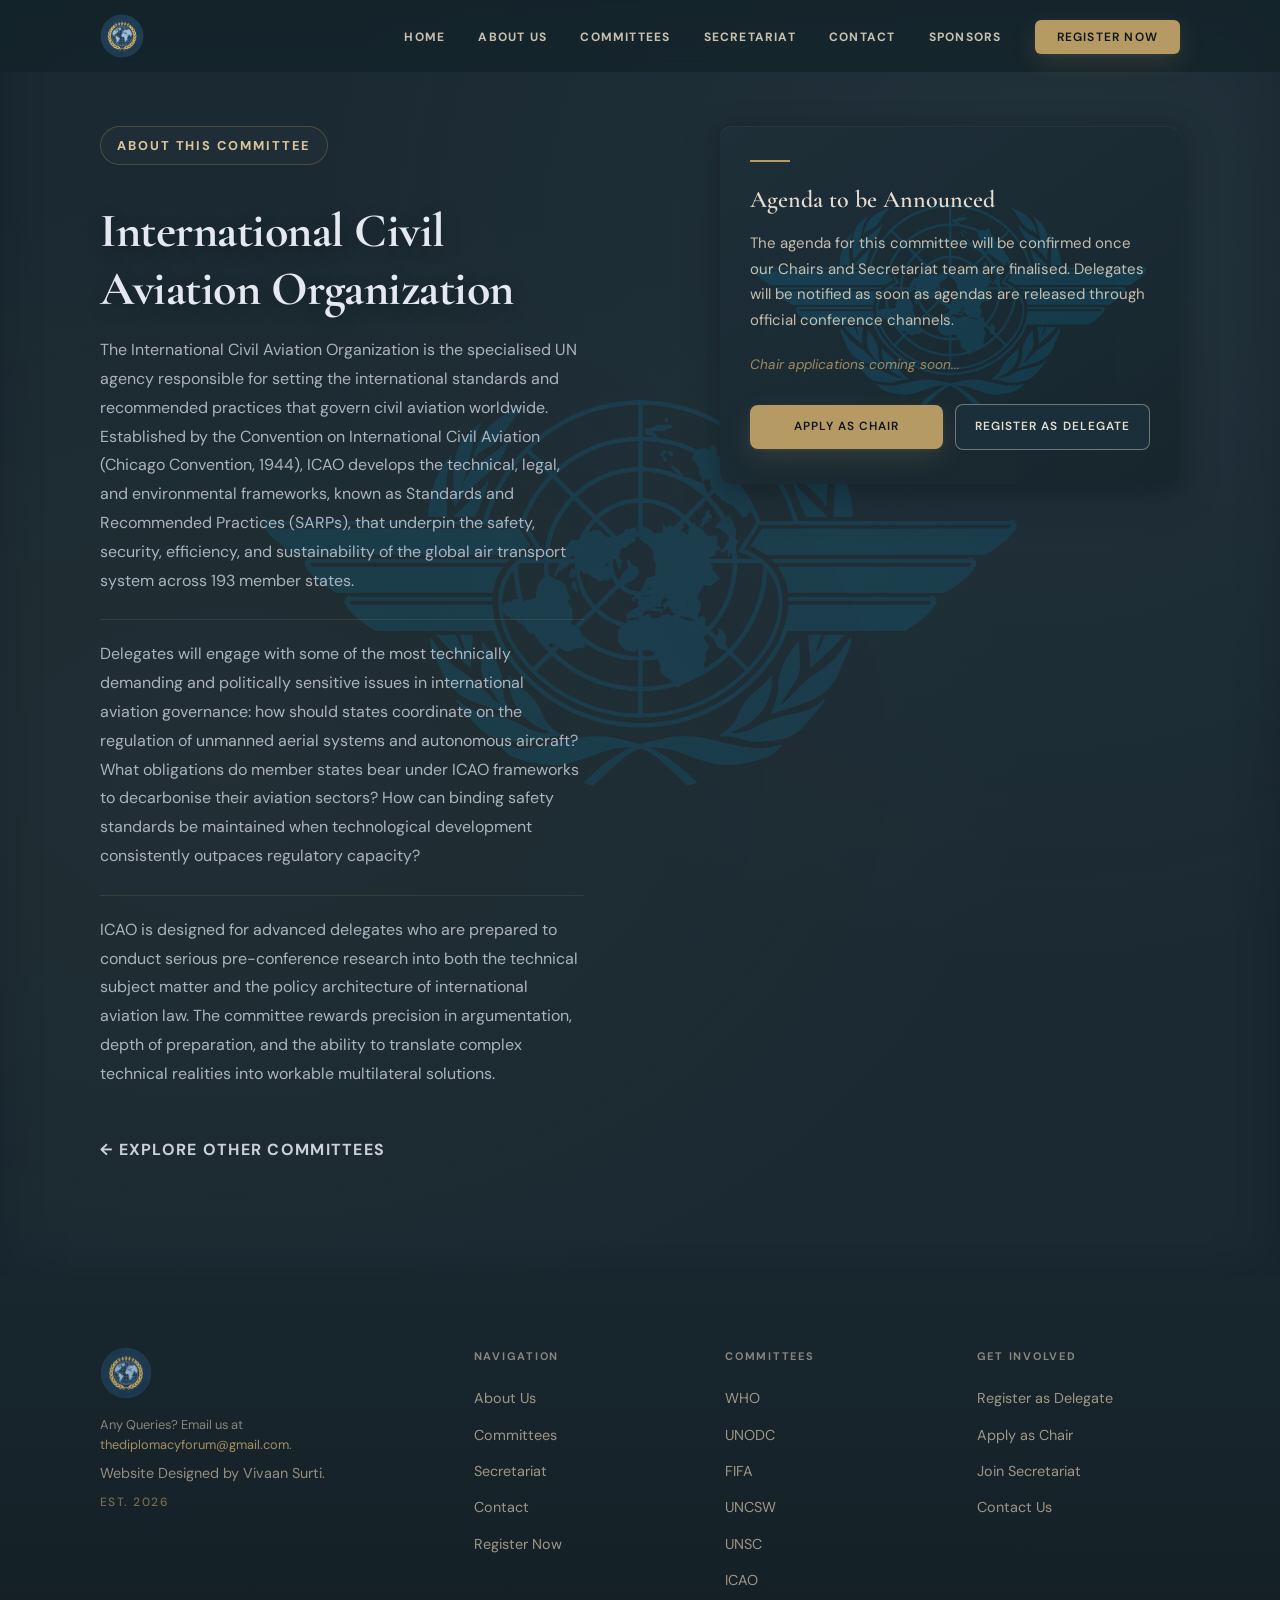
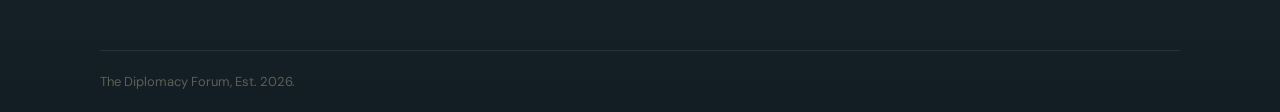
<file: icao.html>
<!DOCTYPE html>
<html lang="en">
<head>
  <meta charset="UTF-8" />
  <meta name="viewport" content="width=device-width, initial-scale=1.0" />
  <meta name="description" content="ICAO — International Civil Aviation Organization · TDF Dubai 2026. Aviation safety, environmental sustainability, and autonomous flight regulation." />
  <title>ICAO · TDF — The Diplomacy Forum · 2026</title>
  <link rel="preconnect" href="https://fonts.googleapis.com" />
  <link rel="preconnect" href="https://fonts.gstatic.com" crossorigin />
  <link rel="stylesheet" href="https://fonts.googleapis.com/css2?family=Cormorant+Garamond:ital,wght@0,400;0,500;0,600;1,400;1,500;1,600&amp;family=DM+Sans:opsz,wght@9..40,300;9..40,400;9..40,500;9..40,600&amp;display=swap" />
  <link rel="stylesheet" href="styles.css" />
</head>
<body class="page-committees">
  <div class="page-transition" id="pageTransition" aria-hidden="true">
    <img class="page-transition__logo" src="brand_assets/TDF Logo-512.png" alt="" decoding="async" />
  </div>

  <!-- ============================================================
       NAVBAR
       ============================================================ -->
  <nav class="navbar scrolled" id="navbar" data-always-scrolled="true" role="navigation" aria-label="Main navigation">
    <div class="container navbar-inner">
      <a href="index.html" aria-label="TDF Home">
        <img
          class="navbar-logo"
          src="brand_assets/TDF Logo-512.png"
          alt="TDF Logo"
          width="512"
          height="512"
          decoding="async"
        />
      </a>

      <ul class="navbar-links">
        <li><a href="index.html">Home</a></li>
        <li><a href="index.html#about">About Us</a></li>
        <li><a href="committees.html">Committees</a></li>
        <li><a href="secretariat.html">Secretariat</a></li>
        <li><a href="index.html#contact">Contact</a></li>
        <li><a href="sponsors.html">Sponsors</a></li>
        <li><a href="register.html" class="nav-cta">Register Now</a></li>
      </ul>

      <button
        class="navbar-toggle"
        id="navToggle"
        aria-label="Toggle mobile menu"
        aria-expanded="false"
        aria-controls="mobileMenu"
      >
        <span></span>
        <span></span>
        <span></span>
      </button>
    </div>
  </nav>

  <!-- Mobile menu overlay -->
  <nav class="navbar-mobile" id="mobileMenu" aria-label="Mobile navigation">
    <a href="index.html">Home</a>
    <a href="index.html#about">About Us</a>
    <a href="committees.html">Committees</a>
    <a href="secretariat.html">Secretariat</a>
    <a href="index.html#contact">Contact</a>
    <a href="sponsors.html">Sponsors</a>
    <a href="register.html" class="nav-mobile-cta">Register Now</a>
  </nav>


  <!-- ============================================================
       COMMITTEE OVERVIEW
       ============================================================ -->
  <section class="section-committee-detail section-committee-detail-icao" aria-label="ICAO Committee Overview" data-nav-theme="dark" style="padding-top: clamp(110px, 14vh, 160px);">
    <div class="container">
      <div class="committee-detail-grid reveal">

        <!-- Left: About -->
        <div class="committee-overview-left">
          <span class="label-tag" style="font-size: 0.8rem; font-weight: 800; padding: 8px 16px; letter-spacing: 0.15em;">About This Committee</span>
          <h1 style="font-family: var(--serif); font-size: clamp(2rem, 3.8vw, 3rem); font-weight: 700; color: #E4E8F0; line-height: 1.2; margin: 18px 0 18px; letter-spacing: -0.01em; text-shadow: 0 4px 18px rgba(8, 12, 18, 0.28);">International Civil Aviation Organization</h1>
          <div class="committee-agenda-body">
            <p>
              The International Civil Aviation Organization is the specialised UN agency responsible
              for setting the international standards and recommended practices that govern civil
              aviation worldwide. Established by the Convention on International Civil Aviation
              (Chicago Convention, 1944), ICAO develops the technical, legal, and environmental
              frameworks, known as Standards and Recommended Practices (SARPs), that underpin the
              safety, security, efficiency, and sustainability of the global air transport system
              across 193 member states.
            </p>
            <p>
              Delegates will engage with some of the most technically demanding and politically sensitive
              issues in international aviation governance: how should states coordinate on the regulation
              of unmanned aerial systems and autonomous aircraft? What obligations do member states bear
              under ICAO frameworks to decarbonise their aviation sectors? How can binding safety
              standards be maintained when technological development consistently outpaces regulatory
              capacity?
            </p>
            <p>
              ICAO is designed for advanced delegates who are prepared to conduct serious pre-conference
              research into both the technical subject matter and the policy architecture of international
              aviation law. The committee rewards precision in argumentation, depth of preparation, and
              the ability to translate complex technical realities into workable multilateral solutions.
            </p>
          </div>
          <a href="committees.html" class="committee-back-link">← Explore other committees</a>
        </div>

        <!-- Right: Agenda teaser card -->
        <div class="committee-agenda-card committee-agenda-card-icao reveal delay-1" aria-label="Agenda announcement">
          <div class="committee-agenda-card-rule" aria-hidden="true"></div>
          <h3 class="committee-agenda-card-title">Agenda to be Announced</h3>
          <p class="committee-agenda-card-body">
            The agenda for this committee will be confirmed once our Chairs and Secretariat team are finalised. Delegates will be notified as soon as agendas are released through official conference channels.
          </p>
          <p class="committee-agenda-card-note">
            Chair applications coming soon...
          </p>
          <div class="committee-agenda-card-actions">
            <a href="secretariat.html" class="btn btn-gold">Apply as Chair</a>
            <a href="register.html" class="btn btn-outline-light">Register as Delegate</a>
          </div>
        </div>

      </div>
    </div>
  </section>
  <!-- ============================================================
       FOOTER
       ============================================================ -->
  <footer class="footer" role="contentinfo">
    <div class="container">
      <div class="footer-inner">

        <div>
          <a href="index.html" aria-label="TDF Home">
            <img
              class="footer-logo"
              src="brand_assets/TDF Logo-512.png"
              alt="TDF"
              width="512"
              height="512"
              decoding="async"
              loading="lazy"
            />
          </a>
          <p class="footer-email">Any Queries? Email us at <a href="mailto:thediplomacyforum@gmail.com">thediplomacyforum@gmail.com</a>.</p>
          <p class="footer-slogan">Website Designed by Vivaan Surti.</p>
          <p class="footer-tagline">Est. 2026</p>
        </div>

        <div class="footer-col">
          <p class="footer-col-title">Navigation</p>
          <ul>
            <li><a href="index.html#about">About Us</a></li>
            <li><a href="committees.html">Committees</a></li>
            <li><a href="secretariat.html">Secretariat</a></li>
            <li><a href="index.html#contact">Contact</a></li>
            <li><a href="register.html">Register Now</a></li>
          </ul>
        </div>

        <div class="footer-col">
          <p class="footer-col-title">Committees</p>
          <ul>
            <li><a href="who.html">WHO</a></li>
            <li><a href="unodc.html">UNODC</a></li>
            <li><a href="fifa.html">FIFA</a></li>
            <li><a href="uncsw.html">UNCSW</a></li>
            <li><a href="unsc.html">UNSC</a></li>
            <li><a href="icao.html">ICAO</a></li>
          </ul>
        </div>

        <div class="footer-col">
          <p class="footer-col-title">Get Involved</p>
          <ul>
            <li><a href="register.html">Register as Delegate</a></li>
            <li><a href="secretariat.html">Apply as Chair</a></li>
            <li><a href="secretariat.html">Join Secretariat</a></li>
            <li><a href="index.html#contact">Contact Us</a></li>
          </ul>
        </div>

      </div>

      <div class="footer-bottom">
        <span>The Diplomacy Forum, Est. 2026.</span>
      </div>
    </div>
  </footer>


  <!-- ============================================================
       JAVASCRIPT
       ============================================================ -->
  <script src="navbar.js"></script>
  <script>
    /* Scroll reveal */
    const revealObserver = new IntersectionObserver(
      (entries) => {
        entries.forEach((entry) => {
          if (entry.isIntersecting) {
            entry.target.classList.add('visible');
            revealObserver.unobserve(entry.target);
          }
        });
      },
      { threshold: 0.12, rootMargin: '0px 0px -48px 0px' }
    );
    document.querySelectorAll('.reveal').forEach((el) => revealObserver.observe(el));
  </script>

</body>
</html>
</file>
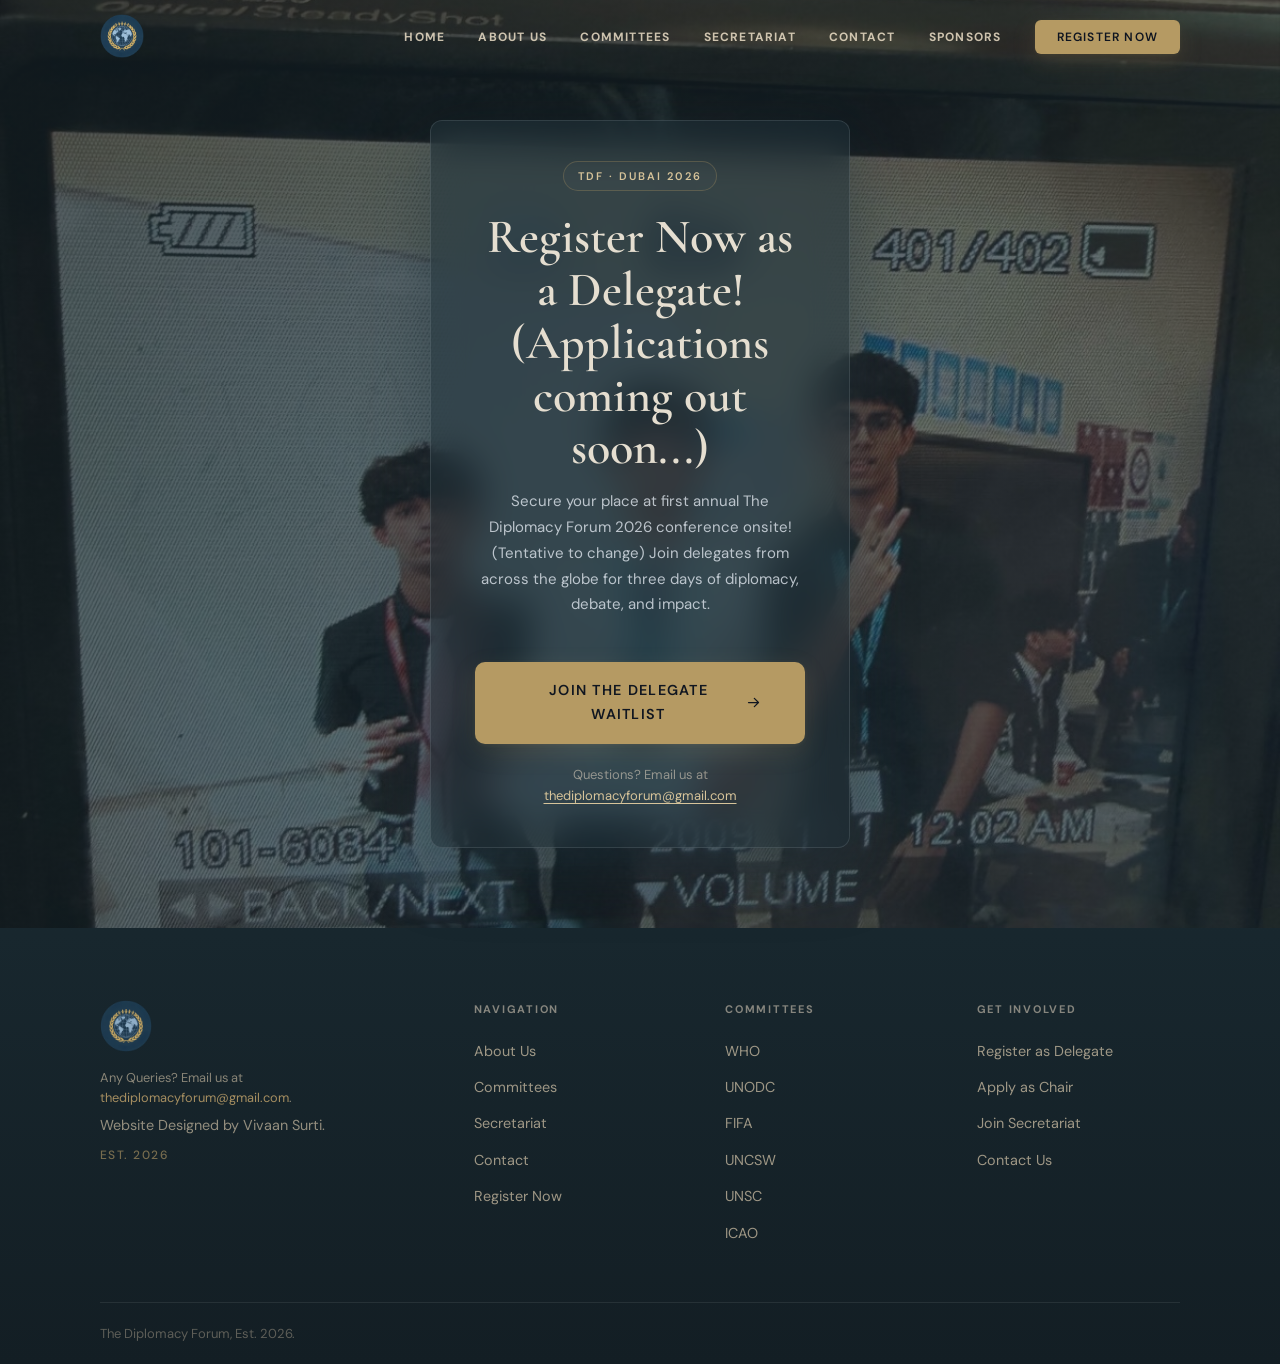
<file: register.html>
<!DOCTYPE html>
<html lang="en">
<head>
  <meta charset="UTF-8" />
  <meta name="viewport" content="width=device-width, initial-scale=1.0" />
  <meta name="description" content="Register as a Delegate for TDF 2026 — The Diplomacy Forum, Dubai. Apply now to secure your place." />
  <title>Register · TDF — The Diplomacy Forum · Dubai 2026</title>
  <link rel="preconnect" href="https://fonts.googleapis.com" />
  <link rel="preconnect" href="https://fonts.gstatic.com" crossorigin />
  <link rel="stylesheet" href="https://fonts.googleapis.com/css2?family=Cormorant+Garamond:ital,wght@0,400;0,500;0,600;1,400;1,500;1,600&amp;family=DM+Sans:opsz,wght@9..40,300;9..40,400;9..40,500;9..40,600&amp;display=swap" />
  <link rel="stylesheet" href="styles.css" />
</head>
<body>
  <div class="page-transition" id="pageTransition" aria-hidden="true">
    <img class="page-transition__logo" src="brand_assets/TDF Logo-512.png" alt="" decoding="async" />
  </div>

  <!-- ============================================================
       NAVBAR — always scrolled on cream registration page
       ============================================================ -->
  <nav class="navbar scrolled" id="navbar" role="navigation" aria-label="Main navigation">
    <div class="container navbar-inner">
      <a href="index.html" aria-label="TDF Home">
        <img
          class="navbar-logo"
          src="brand_assets/TDF Logo-512.png"
          alt="TDF Logo"
          width="512"
          height="512"
          decoding="async"
        />
      </a>

      <ul class="navbar-links">
        <li><a href="index.html">Home</a></li>
        <li><a href="index.html#about">About Us</a></li>
        <li><a href="committees.html">Committees</a></li>
        <li><a href="secretariat.html">Secretariat</a></li>
        <li><a href="index.html#contact">Contact</a></li>
        <li><a href="sponsors.html">Sponsors</a></li>
        <li><a href="register.html" class="nav-cta">Register Now</a></li>
      </ul>

      <button
        class="navbar-toggle"
        id="navToggle"
        aria-label="Toggle mobile menu"
        aria-expanded="false"
        aria-controls="mobileMenu"
      >
        <span></span>
        <span></span>
        <span></span>
      </button>
    </div>
  </nav>

  <!-- Mobile menu overlay -->
  <nav class="navbar-mobile" id="mobileMenu" aria-label="Mobile navigation">
    <a href="index.html">Home</a>
    <a href="index.html#about">About Us</a>
    <a href="committees.html">Committees</a>
    <a href="secretariat.html">Secretariat</a>
    <a href="index.html#contact">Contact</a>
    <a href="sponsors.html">Sponsors</a>
    <a href="register.html" class="nav-mobile-cta">Register Now</a>
  </nav>


  <!-- ============================================================
       REGISTER — Full-page background image with centered form
       ============================================================ -->
  <section class="section-register" aria-label="Register as a Delegate" data-nav-theme="dark">

    <!-- Dark overlay for readability -->
    <div class="register-overlay" aria-hidden="true"></div>

    <div class="register-card" id="registerCard">

      <span class="label-tag" style="justify-content:center; margin-bottom:20px;">TDF · Dubai 2026</span>

      <h1 class="register-title">Register Now as a Delegate! (Applications coming out soon...)</h1>

      <p class="register-desc">
        Secure your place at first annual 
        The Diplomacy Forum 2026 conference onsite! (Tentative to change)
        Join delegates from across the globe for three days of
        diplomacy, debate, and impact.
      </p>

      <a href="mailto:thediplomacyforum@gmail.com?subject=TDF%20Delegate%20Registration%20Interest" class="btn btn-gold btn-lg register-submit" aria-label="Email TDF to express interest in delegate registration">
        Join the Delegate Waitlist
        <svg class="btn-icon" viewBox="0 0 18 18" fill="none" aria-hidden="true">
          <path d="M3 9h12M10 4l5 5-5 5" stroke="currentColor" stroke-width="1.5" stroke-linecap="round" stroke-linejoin="round"/>
        </svg>
      </a>

      <p class="register-footnote">
        Questions? Email us at
        <a href="mailto:thediplomacyforum@gmail.com">thediplomacyforum@gmail.com</a>
      </p>

    </div>

  </section>

  <!-- ============================================================
       FOOTER
       ============================================================ -->
  <footer class="footer" role="contentinfo">
    <div class="container">
      <div class="footer-inner">

        <div>
          <a href="index.html" aria-label="TDF Home">
            <img
              class="footer-logo"
              src="brand_assets/TDF Logo-512.png"
              alt="TDF"
              width="512"
              height="512"
              decoding="async"
              loading="lazy"
            />
          </a>
          <p class="footer-email">Any Queries? Email us at <a href="mailto:thediplomacyforum@gmail.com">thediplomacyforum@gmail.com</a>.</p>
          <p class="footer-slogan">Website Designed by Vivaan Surti.</p>
          <p class="footer-tagline">Est. 2026</p>
        </div>

        <div class="footer-col">
          <p class="footer-col-title">Navigation</p>
          <ul>
            <li><a href="index.html#about">About Us</a></li>
            <li><a href="committees.html">Committees</a></li>
            <li><a href="secretariat.html">Secretariat</a></li>
            <li><a href="index.html#contact">Contact</a></li>
            <li><a href="register.html">Register Now</a></li>
          </ul>
        </div>

        <div class="footer-col">
          <p class="footer-col-title">Committees</p>
          <ul>
            <li><a href="who.html">WHO</a></li>
            <li><a href="unodc.html">UNODC</a></li>
            <li><a href="fifa.html">FIFA</a></li>
            <li><a href="uncsw.html">UNCSW</a></li>
            <li><a href="unsc.html">UNSC</a></li>
            <li><a href="icao.html">ICAO</a></li>
          </ul>
        </div>

        <div class="footer-col">
          <p class="footer-col-title">Get Involved</p>
          <ul>
            <li><a href="register.html">Register as Delegate</a></li>
            <li><a href="secretariat.html">Apply as Chair</a></li>
            <li><a href="secretariat.html">Join Secretariat</a></li>
            <li><a href="index.html#contact">Contact Us</a></li>
          </ul>
        </div>

      </div>

      <div class="footer-bottom">
        <span>The Diplomacy Forum, Est. 2026.</span>
      </div>
    </div>
  </footer>


  <!-- ============================================================
       JAVASCRIPT
       ============================================================ -->
  <script src="navbar.js"></script>
  <script>
    /* ── Register card — fade in on load ────────────────────────── */
    const registerCard = document.getElementById('registerCard');
    if (registerCard) {
      registerCard.style.opacity = '0';
      registerCard.style.transform = 'translateY(28px)';
      registerCard.style.transition = 'opacity 0.7s cubic-bezier(0.16,1,0.3,1), transform 0.7s cubic-bezier(0.16,1,0.3,1)';
      setTimeout(function () {
        registerCard.style.opacity = '1';
        registerCard.style.transform = 'translateY(0)';
      }, 120);
    }

  </script>

</body>
</html>
</file>
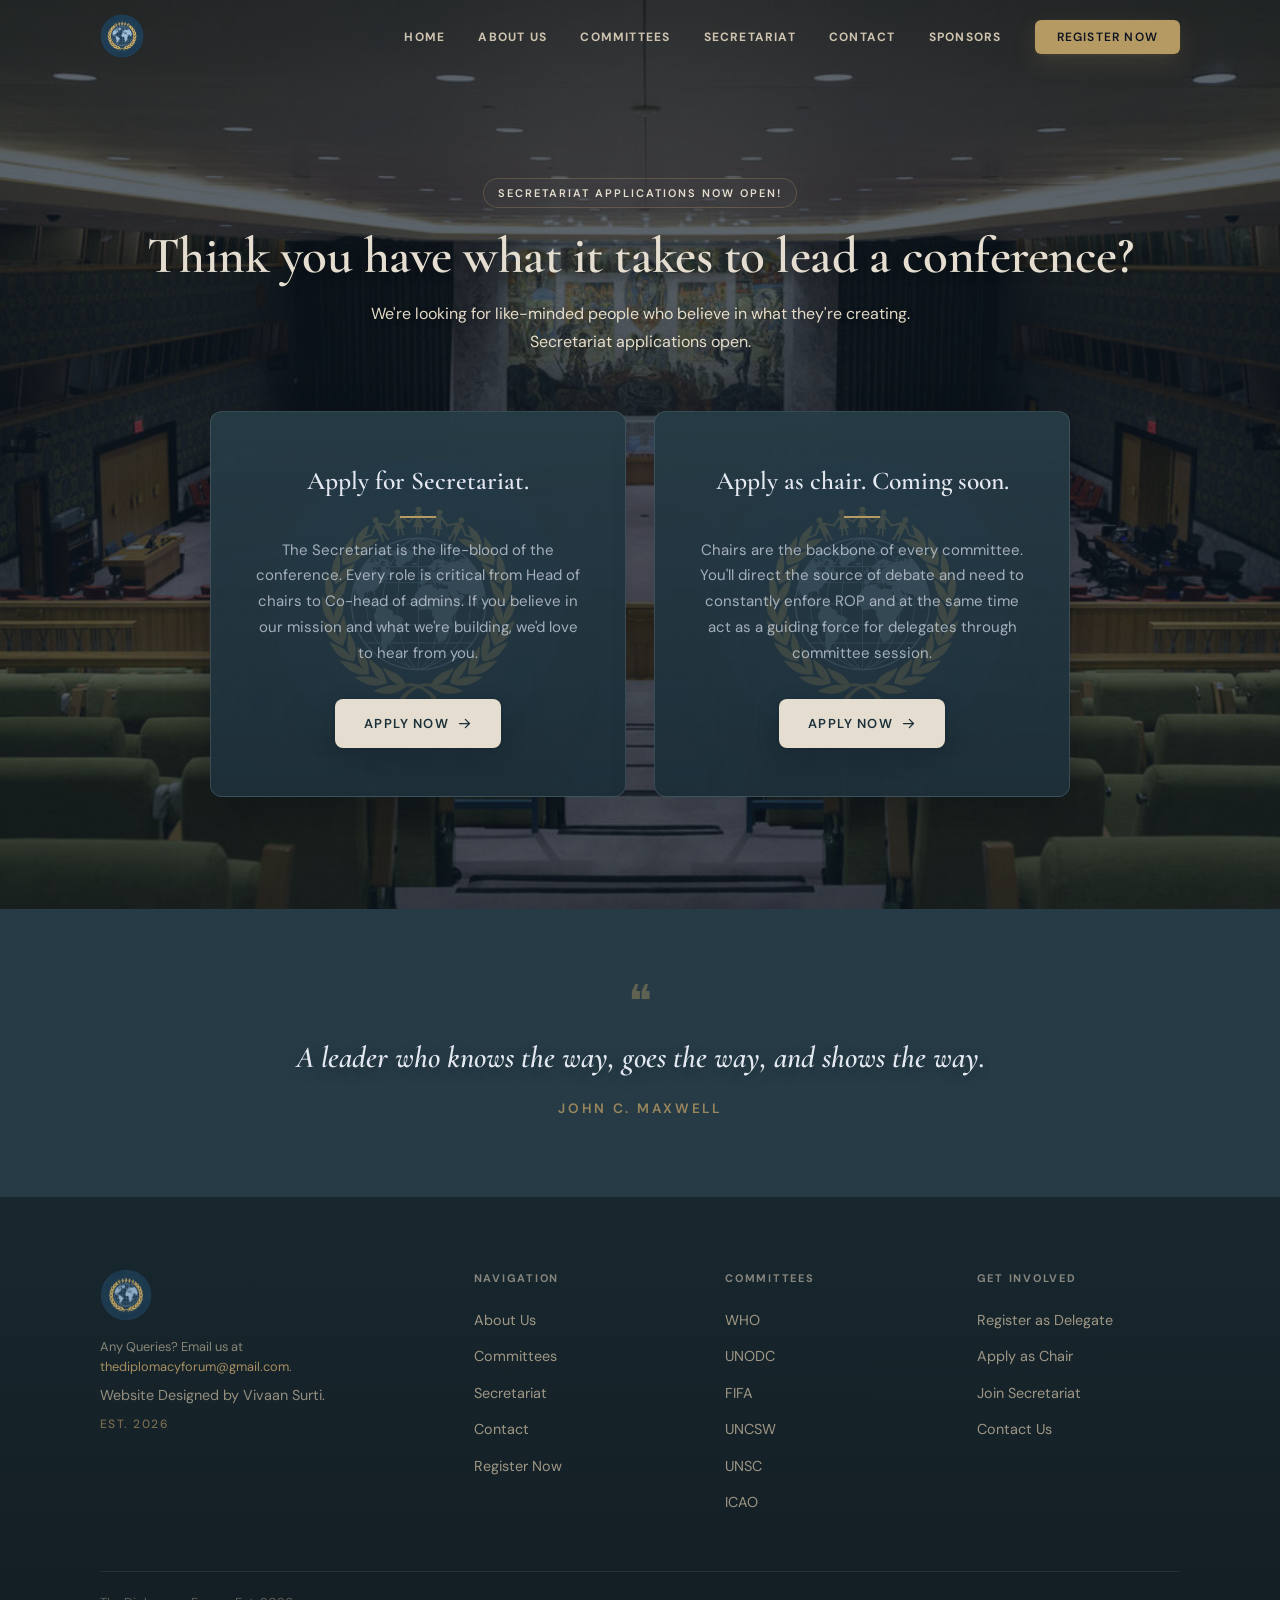
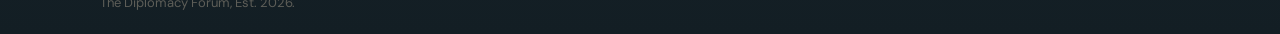
<file: secretariat.html>
<!DOCTYPE html>
<html lang="en">
<head>
  <meta charset="UTF-8" />
  <meta name="viewport" content="width=device-width, initial-scale=1.0" />
  <meta name="description" content="Join the TDF Secretariat — Apply as a Chair or join the Secretariat team for The Diplomacy Forum, Dubai 2026." />
  <title>Secretariat · TDF — The Diplomacy Forum · Dubai 2026</title>
  <link rel="preconnect" href="https://fonts.googleapis.com" />
  <link rel="preconnect" href="https://fonts.gstatic.com" crossorigin />
  <link rel="stylesheet" href="https://fonts.googleapis.com/css2?family=Cormorant+Garamond:ital,wght@0,400;0,500;0,600;1,400;1,500;1,600&amp;family=DM+Sans:opsz,wght@9..40,300;9..40,400;9..40,500;9..40,600&amp;display=swap" />
  <link rel="stylesheet" href="styles.css" />
</head>
<body>
  <div class="page-transition" id="pageTransition" aria-hidden="true">
    <img class="page-transition__logo" src="brand_assets/TDF Logo-512.png" alt="" decoding="async" />
  </div>

  <!-- ============================================================
       NAVBAR — scrolled state on light-background inner page
       ============================================================ -->
  <nav class="navbar" id="navbar" role="navigation" aria-label="Main navigation">
    <div class="container navbar-inner">
      <a href="index.html" aria-label="TDF Home">
        <img
          class="navbar-logo"
          src="brand_assets/TDF Logo-512.png"
          alt="TDF Logo"
          width="512"
          height="512"
          decoding="async"
        />
      </a>

      <ul class="navbar-links">
        <li><a href="index.html">Home</a></li>
        <li><a href="index.html#about">About Us</a></li>
        <li><a href="committees.html">Committees</a></li>
        <li><a href="secretariat.html">Secretariat</a></li>
        <li><a href="index.html#contact">Contact</a></li>
        <li><a href="sponsors.html">Sponsors</a></li>
        <li><a href="register.html" class="nav-cta">Register Now</a></li>
      </ul>

      <button
        class="navbar-toggle"
        id="navToggle"
        aria-label="Toggle mobile menu"
        aria-expanded="false"
        aria-controls="mobileMenu"
      >
        <span></span>
        <span></span>
        <span></span>
      </button>
    </div>
  </nav>

  <!-- Mobile menu overlay -->
  <nav class="navbar-mobile" id="mobileMenu" aria-label="Mobile navigation">
    <a href="index.html">Home</a>
    <a href="index.html#about">About Us</a>
    <a href="committees.html">Committees</a>
    <a href="secretariat.html">Secretariat</a>
    <a href="index.html#contact">Contact</a>
    <a href="sponsors.html">Sponsors</a>
    <a href="register.html" class="nav-mobile-cta">Register Now</a>
  </nav>


  <!-- ============================================================
       SECRETARIAT — Role cards
       ============================================================ -->
  <section class="section-secretariat" aria-label="Secretariat Roles" data-nav-theme="dark" style="padding-top: clamp(140px, 18vh, 200px);">
    <div class="container">

      <div class="secretariat-header" style="margin-top: 16px;">
        <span class="label-tag">Secretariat Applications Now Open!</span>
        <h2 class="section-title">Think you have what it takes to lead a conference?</h2>
        <p class="section-sub" style="margin: 0 auto; opacity: 1; color: rgba(245, 234, 214, 0.92); position: relative; z-index: 2; text-shadow: 0 2px 10px rgba(0, 0, 0, 0.18);">We're looking for like-minded people who believe in what they're creating. Secretariat applications open.</p>
      </div>

      <div class="secretariat-grid">

        <!-- Role 1: Secretariat team -->
        <div class="role-card reveal delay-1">
          <h3 class="role-title">Apply for Secretariat.</h3>
          <div class="role-rule" aria-hidden="true"></div>
          <p class="role-desc">
            The Secretariat is the life-blood of the conference. Every role is critical from
            Head of chairs to Co-head of admins. If you believe in our mission and what we're
            building, we'd love to hear from you.
          </p>
          <a href="https://docs.google.com/forms/d/e/1FAIpQLScFkhfKsnsz9BmH-1e3l1wGh0GRHEg9r3Z5kgkNxUTRJhRLxA/viewform?usp=header" target="_blank" rel="noopener noreferrer" class="btn btn-primary" aria-label="Apply as a Chair">
            Apply Now
            <svg class="btn-icon" viewBox="0 0 18 18" fill="none" aria-hidden="true">
              <path d="M3 9h12M10 4l5 5-5 5" stroke="currentColor" stroke-width="1.5" stroke-linecap="round" stroke-linejoin="round"/>
            </svg>
          </a>
        </div>

        <!-- Role 2: Chair -->
        <div class="role-card reveal delay-2">
          <h3 class="role-title">Apply as chair. Coming soon.</h3>
          <div class="role-rule" aria-hidden="true"></div>
          <p class="role-desc">
            Chairs are the backbone of every committee. You'll direct the source of debate and
            need to constantly enfore ROP and at the same time act as a guiding force for delegates
            through committee session.
          </p>
          <a href="mailto:thediplomacyforum@gmail.com?subject=TDF%20Secretariat%20Application%20Interest" class="btn btn-primary" aria-label="Email TDF to express interest in secretariat applications">
            Apply Now
            <svg class="btn-icon" viewBox="0 0 18 18" fill="none" aria-hidden="true">
              <path d="M3 9h12M10 4l5 5-5 5" stroke="currentColor" stroke-width="1.5" stroke-linecap="round" stroke-linejoin="round"/>
            </svg>
          </a>
        </div>

      </div>
    </div>
  </section>


  <!-- ============================================================
       VISION BANNER
       ============================================================ -->
  <section class="section-vision vision-secretariat" aria-label="Our Vision" data-nav-theme="light">
    <div class="container">
      <div class="vision-inner">
        <span class="vision-mark" aria-hidden="true">❝</span>
        <p class="vision-quote">
          A leader who knows the way, goes the way, and shows the way.
        </p>
        <span class="vision-attr">John C. Maxwell</span>
      </div>
    </div>
  </section>


  <!-- ============================================================
       FOOTER
       ============================================================ -->
  <footer class="footer" role="contentinfo">
    <div class="container">
      <div class="footer-inner">

        <div>
          <a href="index.html" aria-label="TDF Home">
            <img
              class="footer-logo"
              src="brand_assets/TDF Logo-512.png"
              alt="TDF"
              width="512"
              height="512"
              decoding="async"
              loading="lazy"
            />
          </a>
          <p class="footer-email">Any Queries? Email us at <a href="mailto:thediplomacyforum@gmail.com">thediplomacyforum@gmail.com</a>.</p>
          <p class="footer-slogan">Website Designed by Vivaan Surti.</p>
          <p class="footer-tagline">Est. 2026</p>
        </div>

        <div class="footer-col">
          <p class="footer-col-title">Navigation</p>
          <ul>
            <li><a href="index.html#about">About Us</a></li>
            <li><a href="committees.html">Committees</a></li>
            <li><a href="secretariat.html">Secretariat</a></li>
            <li><a href="index.html#contact">Contact</a></li>
            <li><a href="register.html">Register Now</a></li>
          </ul>
        </div>

        <div class="footer-col">
          <p class="footer-col-title">Committees</p>
          <ul>
            <li><a href="who.html">WHO</a></li>
            <li><a href="unodc.html">UNODC</a></li>
            <li><a href="fifa.html">FIFA</a></li>
            <li><a href="uncsw.html">UNCSW</a></li>
            <li><a href="unsc.html">UNSC</a></li>
            <li><a href="icao.html">ICAO</a></li>
          </ul>
        </div>

        <div class="footer-col">
          <p class="footer-col-title">Get Involved</p>
          <ul>
            <li><a href="register.html">Register as Delegate</a></li>
            <li><a href="secretariat.html">Apply as Chair</a></li>
            <li><a href="secretariat.html">Join Secretariat</a></li>
            <li><a href="index.html#contact">Contact Us</a></li>
          </ul>
        </div>

      </div>

      <div class="footer-bottom">
        <span>The Diplomacy Forum, Est. 2026.</span>
      </div>
    </div>
  </footer>


  <!-- ============================================================
       JAVASCRIPT
       ============================================================ -->
  <script src="navbar.js"></script>
  <script>
    /* ── Scroll reveal ─────────────────────────────────────────── */
    const revealObserver = new IntersectionObserver(
      (entries) => {
        entries.forEach((entry) => {
          if (entry.isIntersecting) {
            entry.target.classList.add('visible');
            revealObserver.unobserve(entry.target);
          }
        });
      },
      { threshold: 0.12, rootMargin: '0px 0px -48px 0px' }
    );
    document.querySelectorAll('.reveal').forEach((el) => revealObserver.observe(el));

    /* ── Role cards — staggered entrance ─────────────────────── */
    const roleObserver = new IntersectionObserver(
      (entries) => {
        entries.forEach((entry) => {
          if (entry.isIntersecting) {
            const cards = entry.target.querySelectorAll('.role-card');
            cards.forEach((card, i) => {
              setTimeout(() => card.classList.add('visible'), i * 110);
            });
            roleObserver.unobserve(entry.target);
          }
        });
      },
      { threshold: 0.08 }
    );
    const secretariatGrid = document.querySelector('.secretariat-grid');
    if (secretariatGrid) roleObserver.observe(secretariatGrid);
  </script>

</body>
</html>
</file>
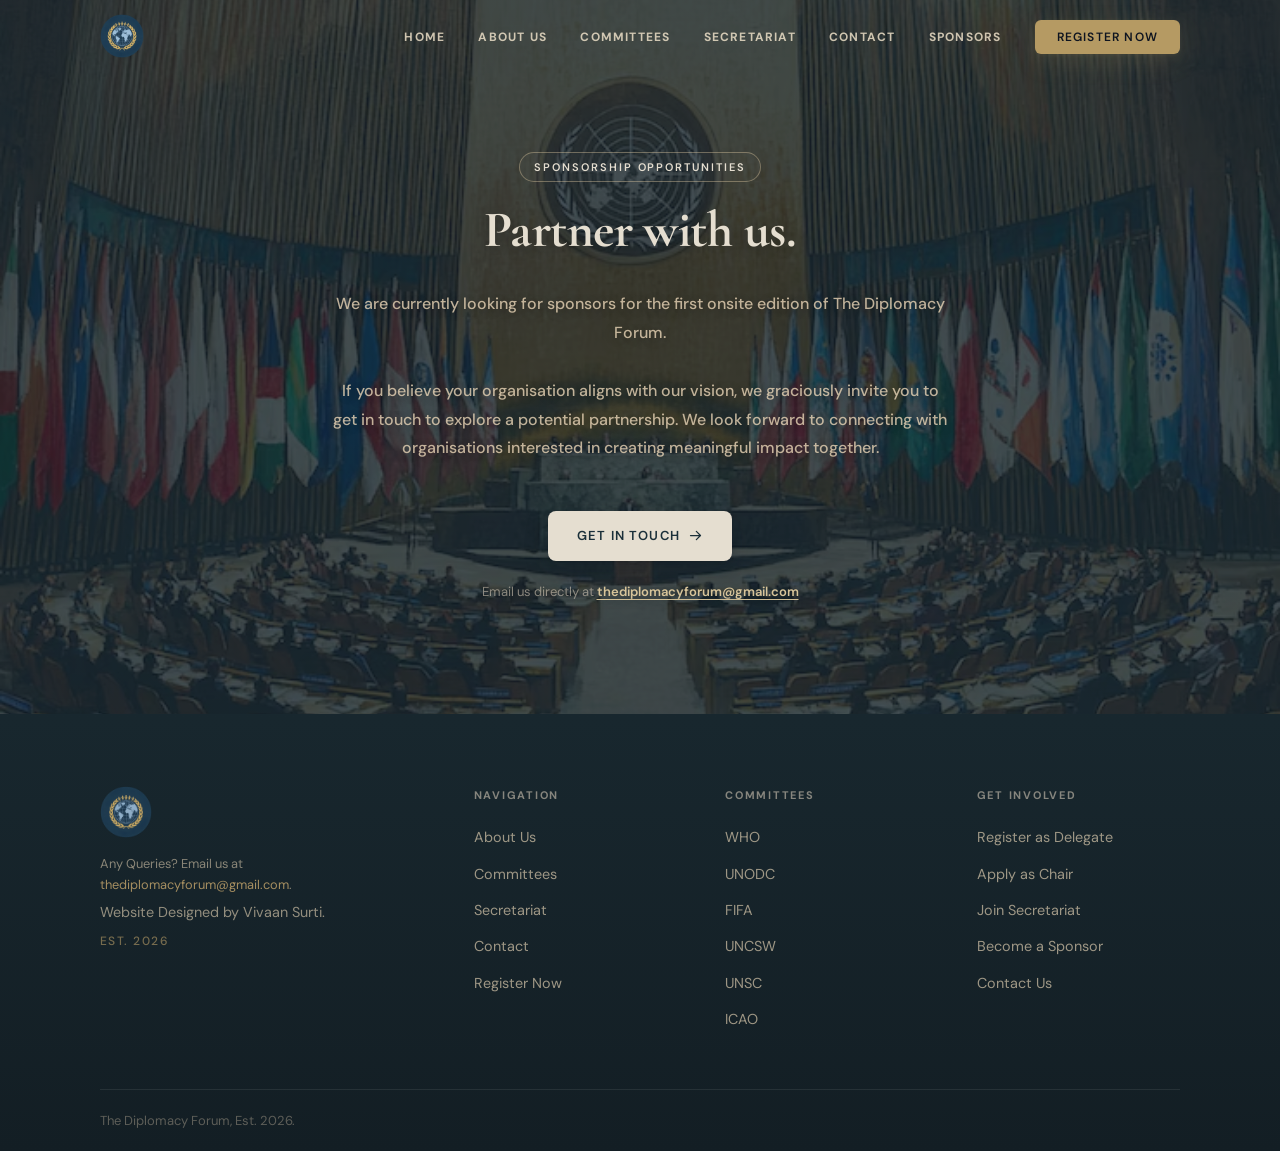
<file: sponsors.html>
<!DOCTYPE html>
<html lang="en">
<head>
  <meta charset="UTF-8" />
  <meta name="viewport" content="width=device-width, initial-scale=1.0" />
  <meta name="description" content="Sponsor TDF 2026 — Support the first annual The Diplomacy Forum conference in Dubai and be part of the next generation of global leaders." />
  <title>Sponsors — The Diplomacy Forum - Est. 2026</title>
  <link rel="preconnect" href="https://fonts.googleapis.com" />
  <link rel="preconnect" href="https://fonts.gstatic.com" crossorigin />
  <link rel="stylesheet" href="https://fonts.googleapis.com/css2?family=Cormorant+Garamond:ital,wght@0,400;0,500;0,600;1,400;1,500;1,600&amp;family=DM+Sans:opsz,wght@9..40,300;9..40,400;9..40,500;9..40,600&amp;display=swap" />
  <link rel="stylesheet" href="styles.css" />
</head>
<body>
  <div class="page-transition" id="pageTransition" aria-hidden="true">
    <img class="page-transition__logo" src="brand_assets/TDF Logo-512.png" alt="" decoding="async" />
  </div>

  <!-- ============================================================
       NAVBAR
       ============================================================ -->
  <nav class="navbar scrolled" id="navbar" role="navigation" aria-label="Main navigation">
    <div class="container navbar-inner">
      <a href="index.html" aria-label="TDF Home">
        <img
          class="navbar-logo"
          src="brand_assets/TDF Logo-512.png"
          alt="TDF Logo"
          width="512"
          height="512"
          decoding="async"
        />
      </a>

      <ul class="navbar-links">
        <li><a href="index.html">Home</a></li>
        <li><a href="index.html#about">About Us</a></li>
        <li><a href="committees.html">Committees</a></li>
        <li><a href="secretariat.html">Secretariat</a></li>
        <li><a href="index.html#contact">Contact</a></li>
        <li><a href="sponsors.html">Sponsors</a></li>
        <li><a href="register.html" class="nav-cta">Register Now</a></li>
      </ul>

      <button
        class="navbar-toggle"
        id="navToggle"
        aria-label="Toggle mobile menu"
        aria-expanded="false"
        aria-controls="mobileMenu"
      >
        <span></span>
        <span></span>
        <span></span>
      </button>
    </div>
  </nav>

  <!-- Mobile menu overlay -->
  <nav class="navbar-mobile" id="mobileMenu" aria-label="Mobile navigation">
    <a href="index.html">Home</a>
    <a href="index.html#about">About Us</a>
    <a href="committees.html">Committees</a>
    <a href="secretariat.html">Secretariat</a>
    <a href="index.html#contact">Contact</a>
    <a href="sponsors.html">Sponsors</a>
    <a href="register.html" class="nav-mobile-cta">Register Now</a>
  </nav>


  <!-- ============================================================
       SPONSORS — Content
       ============================================================ -->
  <section class="section-secretariat" aria-label="Sponsors" data-nav-theme="dark" style="position: relative; background: linear-gradient(rgba(26,47,58,0.65), rgba(26,47,58,0.65)), url('brand_assets/United Nations SPONSOR.avif') center/cover no-repeat; padding-top: calc(var(--navbar-height) + 80px);">
    <div class="container">
      <div class="secretariat-header sponsors-content">
        <span class="label-tag light-surface reveal sponsors-kicker">Sponsorship Opportunities</span>
        <h2 class="section-title light reveal delay-1 sponsors-title">Partner with us.</h2>
        <p class="section-sub light reveal delay-1 sponsors-copy sponsors-copy-last">
          We are currently looking for sponsors for the first onsite edition of The Diplomacy Forum.
          <br><br>
          If you believe your organisation aligns with our vision, we graciously invite you to get in
          touch to explore a potential partnership. We look forward to connecting with organisations
          interested in creating meaningful impact together.
        </p>

        <div class="reveal delay-2 sponsors-actions">
          <a href="index.html#contact" class="btn btn-primary">
            Get In Touch
            <svg class="btn-icon" viewBox="0 0 18 18" fill="none" aria-hidden="true">
              <path d="M3 9h12M10 4l5 5-5 5" stroke="currentColor" stroke-width="1.5" stroke-linecap="round" stroke-linejoin="round"/>
            </svg>
          </a>
        </div>

        <p class="register-footnote reveal delay-3 sponsors-footnote">
          Email us directly at
          <a href="mailto:thediplomacyforum@gmail.com">thediplomacyforum@gmail.com</a>
        </p>
      </div>
    </div>
  </section>


  <!-- ============================================================
       FOOTER
       ============================================================ -->
  <footer class="footer" role="contentinfo">
    <div class="container">
      <div class="footer-inner">

        <div>
          <a href="index.html" aria-label="TDF Home">
            <img
              class="footer-logo"
              src="brand_assets/TDF Logo-512.png"
              alt="TDF"
              width="512"
              height="512"
              decoding="async"
              loading="lazy"
            />
          </a>
          <p class="footer-email">Any Queries? Email us at <a href="mailto:thediplomacyforum@gmail.com">thediplomacyforum@gmail.com</a>.</p>
          <p class="footer-slogan">Website Designed by Vivaan Surti.</p>
          <p class="footer-tagline">Est. 2026</p>
        </div>

        <div class="footer-col">
          <p class="footer-col-title">Navigation</p>
          <ul>
            <li><a href="index.html#about">About Us</a></li>
            <li><a href="committees.html">Committees</a></li>
            <li><a href="secretariat.html">Secretariat</a></li>
            <li><a href="index.html#contact">Contact</a></li>
            <li><a href="register.html">Register Now</a></li>
          </ul>
        </div>

        <div class="footer-col">
          <p class="footer-col-title">Committees</p>
          <ul>
            <li><a href="who.html">WHO</a></li>
            <li><a href="unodc.html">UNODC</a></li>
            <li><a href="fifa.html">FIFA</a></li>
            <li><a href="uncsw.html">UNCSW</a></li>
            <li><a href="unsc.html">UNSC</a></li>
            <li><a href="icao.html">ICAO</a></li>
          </ul>
        </div>

        <div class="footer-col">
          <p class="footer-col-title">Get Involved</p>
          <ul>
            <li><a href="register.html">Register as Delegate</a></li>
            <li><a href="secretariat.html">Apply as Chair</a></li>
            <li><a href="secretariat.html">Join Secretariat</a></li>
            <li><a href="sponsors.html">Become a Sponsor</a></li>
            <li><a href="index.html#contact">Contact Us</a></li>
          </ul>
        </div>

      </div>

      <div class="footer-bottom">
        <span>The Diplomacy Forum, Est. 2026.</span>
      </div>
    </div>
  </footer>


  <!-- ============================================================
       JAVASCRIPT
       ============================================================ -->
  <script src="navbar.js"></script>
  <script>
    const revealObserver = new IntersectionObserver(
      (entries) => {
        entries.forEach((entry) => {
          if (entry.isIntersecting) {
            entry.target.classList.add('visible');
            revealObserver.unobserve(entry.target);
          }
        });
      },
      { threshold: 0.12, rootMargin: '0px 0px -48px 0px' }
    );
    document.querySelectorAll('.reveal').forEach((el) => revealObserver.observe(el));
  </script>

</body>
</html>
</file>
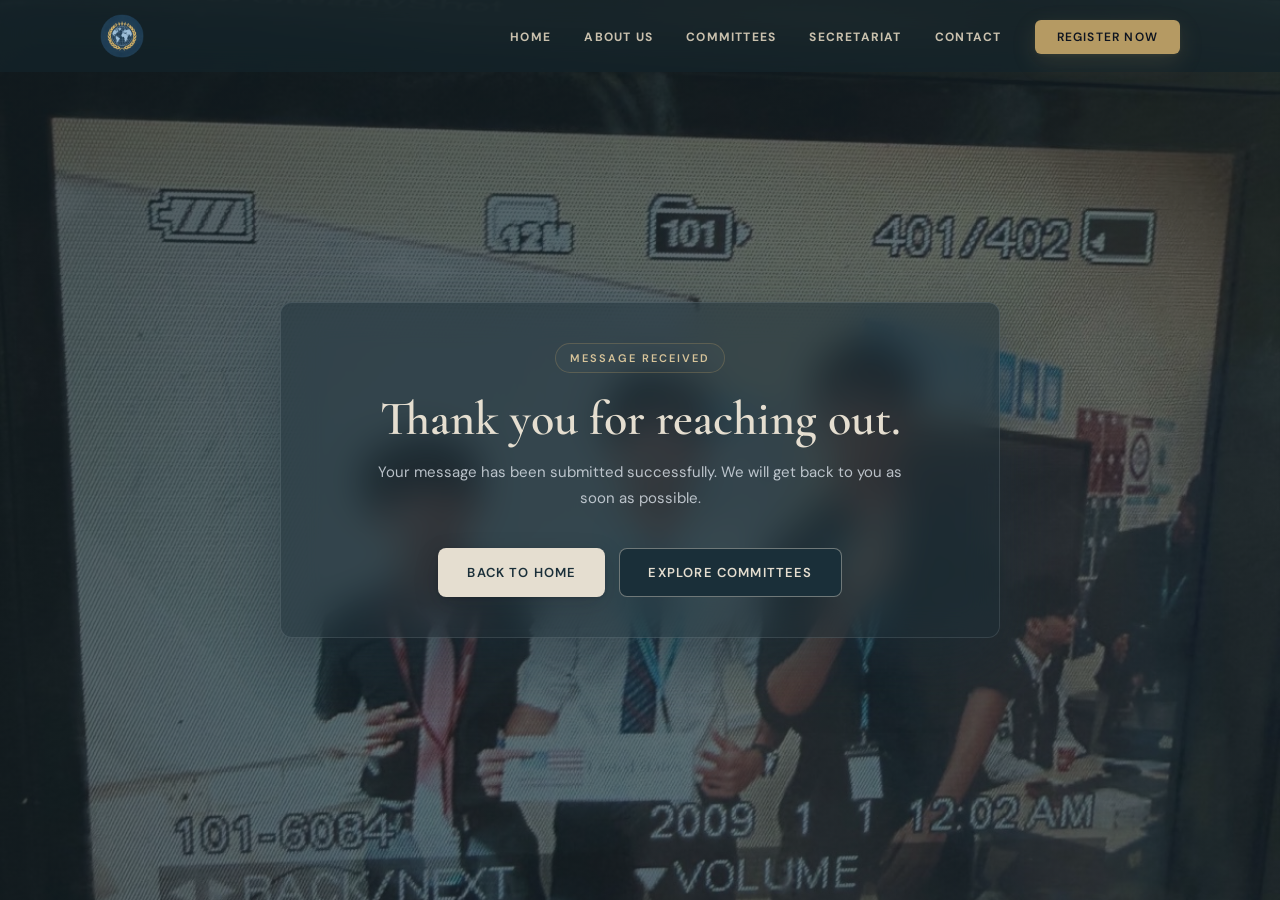
<file: thank-you.html>
<!DOCTYPE html>
<html lang="en">
<head>
  <meta charset="UTF-8" />
  <meta name="viewport" content="width=device-width, initial-scale=1.0" />
  <meta name="description" content="Thank you for contacting The Diplomacy Forum. Your message has been received." />
  <title>Thank You · TDF — The Diplomacy Forum</title>
  <link rel="preconnect" href="https://fonts.googleapis.com" />
  <link rel="preconnect" href="https://fonts.gstatic.com" crossorigin />
  <link rel="stylesheet" href="https://fonts.googleapis.com/css2?family=Cormorant+Garamond:ital,wght@0,400;0,500;0,600;1,400;1,500;1,600&amp;family=DM+Sans:opsz,wght@9..40,300;9..40,400;9..40,500;9..40,600&amp;display=swap" />
  <link rel="stylesheet" href="styles.css" />
</head>
<body>
  <div class="page-transition" id="pageTransition" aria-hidden="true">
    <img class="page-transition__logo" src="brand_assets/TDF Logo-512.png" alt="" decoding="async" />
  </div>

  <nav class="navbar scrolled" id="navbar" role="navigation" aria-label="Main navigation" data-always-scrolled="true">
    <div class="container navbar-inner">
      <a href="index.html" aria-label="TDF Home">
        <img
          class="navbar-logo"
          src="brand_assets/TDF Logo-512.png"
          alt="TDF Logo"
          width="512"
          height="512"
          decoding="async"
        />
      </a>

      <ul class="navbar-links">
        <li><a href="index.html">Home</a></li>
        <li><a href="index.html#about">About Us</a></li>
        <li><a href="committees.html">Committees</a></li>
        <li><a href="secretariat.html">Secretariat</a></li>
        <li><a href="index.html#contact">Contact</a></li>
        <li><a href="register.html" class="nav-cta">Register Now</a></li>
      </ul>

      <button
        class="navbar-toggle"
        id="navToggle"
        aria-label="Toggle mobile menu"
        aria-expanded="false"
        aria-controls="mobileMenu"
      >
        <span></span>
        <span></span>
        <span></span>
      </button>
    </div>
  </nav>

  <nav class="navbar-mobile" id="mobileMenu" aria-label="Mobile navigation">
    <a href="index.html">Home</a>
    <a href="index.html#about">About Us</a>
    <a href="committees.html">Committees</a>
    <a href="secretariat.html">Secretariat</a>
    <a href="index.html#contact">Contact</a>
    <a href="register.html" class="nav-mobile-cta">Register Now</a>
  </nav>

  <section class="section-register" aria-label="Thank you" data-nav-theme="dark">
    <div class="register-overlay" aria-hidden="true"></div>

    <div class="register-card" style="text-align: center; max-width: 720px;">
      <span class="label-tag" style="justify-content:center; margin-bottom:20px;">Message Received</span>

      <h1 class="register-title">Thank you for reaching out.</h1>

      <p class="register-desc" style="max-width: 560px; margin-left: auto; margin-right: auto;">
        Your message has been submitted successfully. We will get back to you as soon as possible.
      </p>

      <div style="display: flex; justify-content: center; gap: 14px; flex-wrap: wrap; margin-top: 28px;">
        <a href="index.html" class="btn btn-primary">Back to Home</a>
        <a href="committees.html" class="btn btn-outline-light">Explore Committees</a>
      </div>
    </div>
  </section>

  <script src="navbar.js"></script>
</body>
</html>
</file>
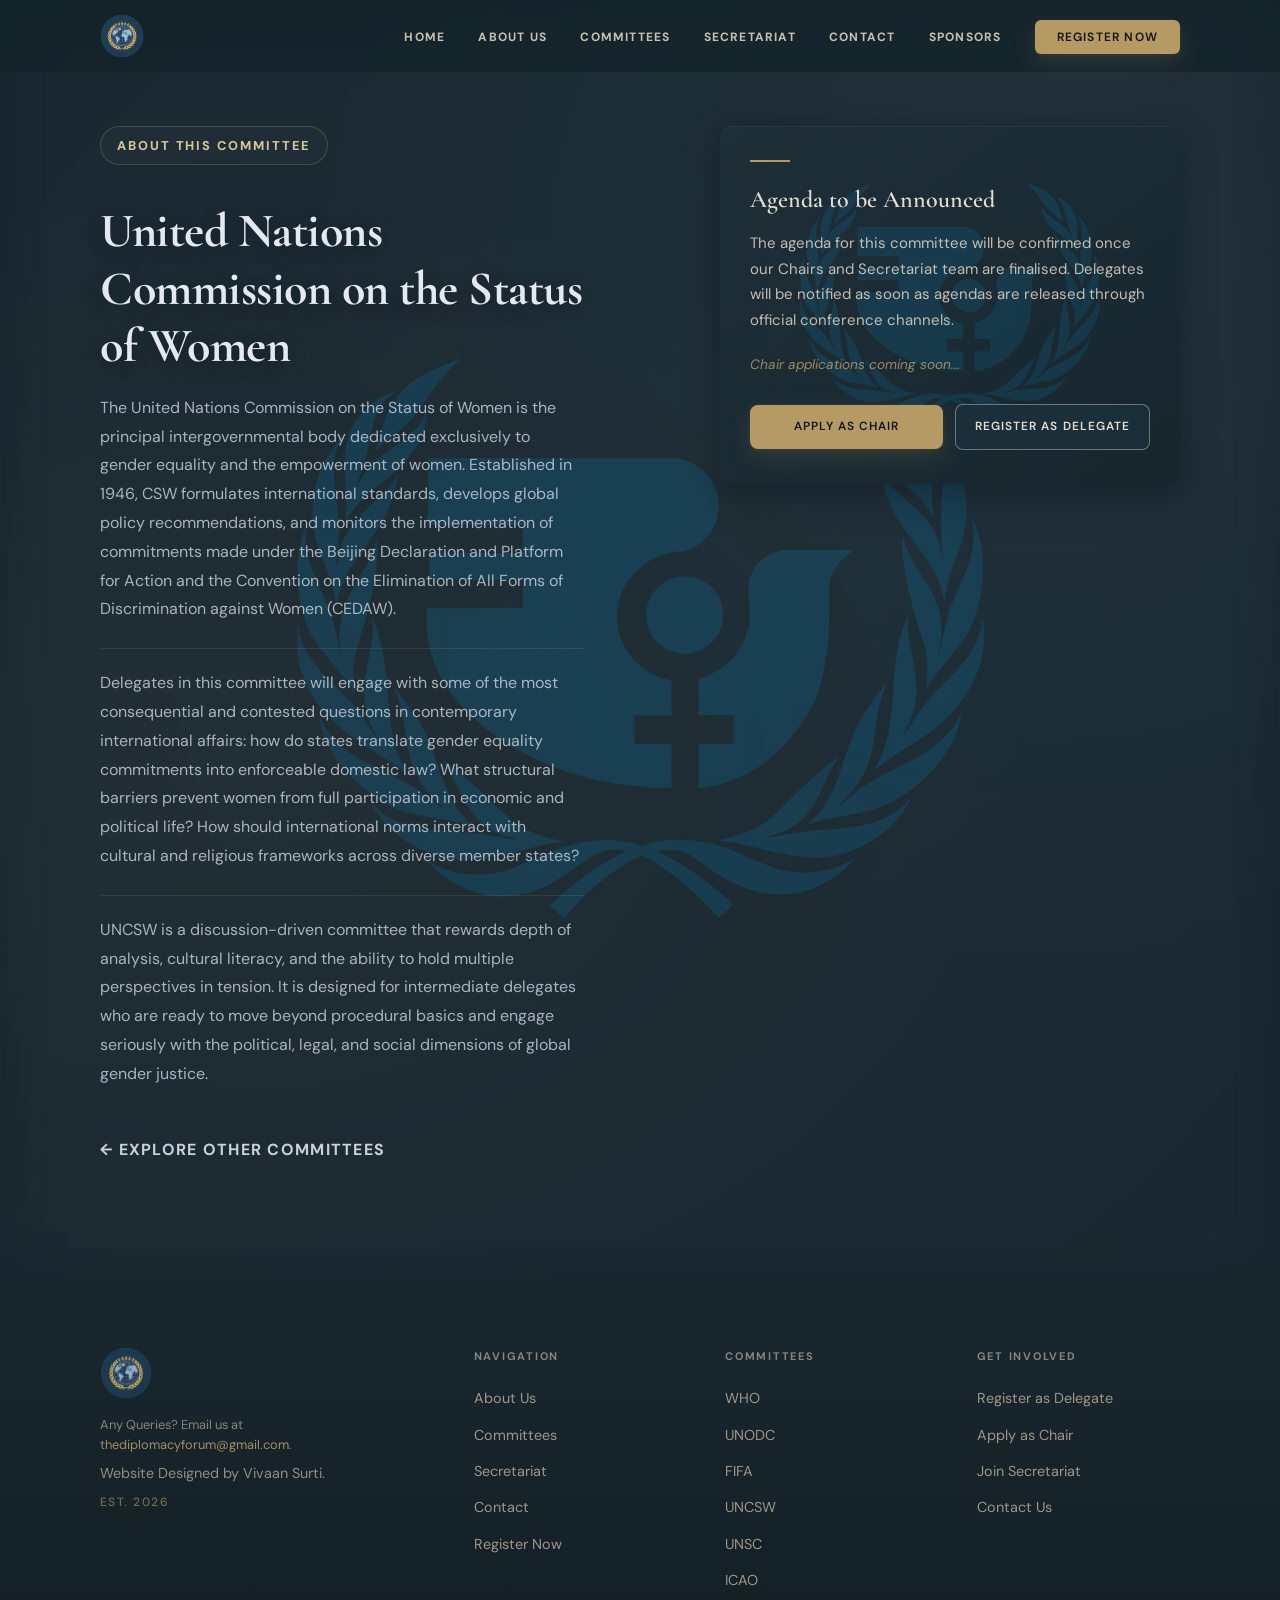
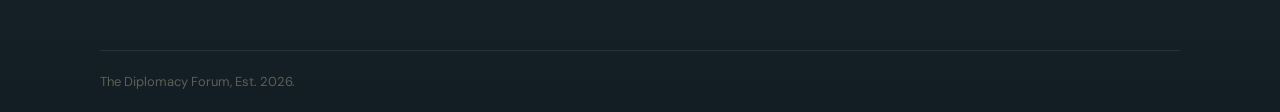
<file: uncsw.html>
<!DOCTYPE html>
<html lang="en">
<head>
  <meta charset="UTF-8" />
  <meta name="viewport" content="width=device-width, initial-scale=1.0" />
  <meta name="description" content="UNCSW — UN Commission on the Status of Women · TDF Dubai 2026. Advancing gender equality and women's empowerment globally." />
  <title>UNCSW · TDF — The Diplomacy Forum · 2026</title>
  <link rel="preconnect" href="https://fonts.googleapis.com" />
  <link rel="preconnect" href="https://fonts.gstatic.com" crossorigin />
  <link rel="stylesheet" href="https://fonts.googleapis.com/css2?family=Cormorant+Garamond:ital,wght@0,400;0,500;0,600;1,400;1,500;1,600&amp;family=DM+Sans:opsz,wght@9..40,300;9..40,400;9..40,500;9..40,600&amp;display=swap" />
  <link rel="stylesheet" href="styles.css" />
</head>
<body class="page-committees">
  <div class="page-transition" id="pageTransition" aria-hidden="true">
    <img class="page-transition__logo" src="brand_assets/TDF Logo-512.png" alt="" decoding="async" />
  </div>

  <!-- ============================================================
       NAVBAR
       ============================================================ -->
  <nav class="navbar scrolled" id="navbar" data-always-scrolled="true" role="navigation" aria-label="Main navigation">
    <div class="container navbar-inner">
      <a href="index.html" aria-label="TDF Home">
        <img
          class="navbar-logo"
          src="brand_assets/TDF Logo-512.png"
          alt="TDF Logo"
          width="512"
          height="512"
          decoding="async"
        />
      </a>

      <ul class="navbar-links">
        <li><a href="index.html">Home</a></li>
        <li><a href="index.html#about">About Us</a></li>
        <li><a href="committees.html">Committees</a></li>
        <li><a href="secretariat.html">Secretariat</a></li>
        <li><a href="index.html#contact">Contact</a></li>
        <li><a href="sponsors.html">Sponsors</a></li>
        <li><a href="register.html" class="nav-cta">Register Now</a></li>
      </ul>

      <button
        class="navbar-toggle"
        id="navToggle"
        aria-label="Toggle mobile menu"
        aria-expanded="false"
        aria-controls="mobileMenu"
      >
        <span></span>
        <span></span>
        <span></span>
      </button>
    </div>
  </nav>

  <!-- Mobile menu overlay -->
  <nav class="navbar-mobile" id="mobileMenu" aria-label="Mobile navigation">
    <a href="index.html">Home</a>
    <a href="index.html#about">About Us</a>
    <a href="committees.html">Committees</a>
    <a href="secretariat.html">Secretariat</a>
    <a href="index.html#contact">Contact</a>
    <a href="sponsors.html">Sponsors</a>
    <a href="register.html" class="nav-mobile-cta">Register Now</a>
  </nav>


  <!-- ============================================================
       COMMITTEE OVERVIEW
       ============================================================ -->
  <section class="section-committee-detail section-committee-detail-uncsw" aria-label="UNCSW Committee Overview" data-nav-theme="dark" style="padding-top: clamp(110px, 14vh, 160px);">
    <div class="container">
      <div class="committee-detail-grid reveal">

        <!-- Left: About -->
        <div class="committee-overview-left">
          <span class="label-tag" style="font-size: 0.8rem; font-weight: 800; padding: 8px 16px; letter-spacing: 0.15em;">About This Committee</span>
          <h1 style="font-family: var(--serif); font-size: clamp(2rem, 3.8vw, 3rem); font-weight: 700; color: #E4E8F0; line-height: 1.2; margin: 18px 0 18px; letter-spacing: -0.01em; text-shadow: 0 4px 18px rgba(8, 12, 18, 0.28);">United Nations Commission on the Status of Women</h1>
          <div class="committee-agenda-body">
            <p>
              The United Nations Commission on the Status of Women is the principal intergovernmental body
              dedicated exclusively to gender equality and the empowerment of women. Established in 1946,
              CSW formulates international standards, develops global policy recommendations, and monitors
              the implementation of commitments made under the Beijing Declaration and Platform for Action
              and the Convention on the Elimination of All Forms of Discrimination against Women (CEDAW).
            </p>
            <p>
              Delegates in this committee will engage with some of the most consequential and contested
              questions in contemporary international affairs: how do states translate gender equality
              commitments into enforceable domestic law? What structural barriers prevent women from full
              participation in economic and political life? How should international norms interact with
              cultural and religious frameworks across diverse member states?
            </p>
            <p>
              UNCSW is a discussion-driven committee that rewards depth of analysis, cultural literacy,
              and the ability to hold multiple perspectives in tension. It is designed for intermediate
              delegates who are ready to move beyond procedural basics and engage seriously with the
              political, legal, and social dimensions of global gender justice.
            </p>
          </div>
          <a href="committees.html" class="committee-back-link">← Explore other committees</a>
        </div>

        <!-- Right: Agenda teaser card -->
        <div class="committee-agenda-card committee-agenda-card-uncsw reveal delay-1" aria-label="Agenda announcement">
          <div class="committee-agenda-card-rule" aria-hidden="true"></div>
          <h3 class="committee-agenda-card-title">Agenda to be Announced</h3>
          <p class="committee-agenda-card-body">
            The agenda for this committee will be confirmed once our Chairs and Secretariat team are finalised. Delegates will be notified as soon as agendas are released through official conference channels.
          </p>
          <p class="committee-agenda-card-note">
            Chair applications coming soon...
          </p>
          <div class="committee-agenda-card-actions">
            <a href="secretariat.html" class="btn btn-gold">Apply as Chair</a>
            <a href="register.html" class="btn btn-outline-light">Register as Delegate</a>
          </div>
        </div>

      </div>
    </div>
  </section>
  <!-- ============================================================
       FOOTER
       ============================================================ -->
  <footer class="footer" role="contentinfo">
    <div class="container">
      <div class="footer-inner">

        <div>
          <a href="index.html" aria-label="TDF Home">
            <img
              class="footer-logo"
              src="brand_assets/TDF Logo-512.png"
              alt="TDF"
              width="512"
              height="512"
              decoding="async"
              loading="lazy"
            />
          </a>
          <p class="footer-email">Any Queries? Email us at <a href="mailto:thediplomacyforum@gmail.com">thediplomacyforum@gmail.com</a>.</p>
          <p class="footer-slogan">Website Designed by Vivaan Surti.</p>
          <p class="footer-tagline">Est. 2026</p>
        </div>

        <div class="footer-col">
          <p class="footer-col-title">Navigation</p>
          <ul>
            <li><a href="index.html#about">About Us</a></li>
            <li><a href="committees.html">Committees</a></li>
            <li><a href="secretariat.html">Secretariat</a></li>
            <li><a href="index.html#contact">Contact</a></li>
            <li><a href="register.html">Register Now</a></li>
          </ul>
        </div>

        <div class="footer-col">
          <p class="footer-col-title">Committees</p>
          <ul>
            <li><a href="who.html">WHO</a></li>
            <li><a href="unodc.html">UNODC</a></li>
            <li><a href="fifa.html">FIFA</a></li>
            <li><a href="uncsw.html">UNCSW</a></li>
            <li><a href="unsc.html">UNSC</a></li>
            <li><a href="icao.html">ICAO</a></li>
          </ul>
        </div>

        <div class="footer-col">
          <p class="footer-col-title">Get Involved</p>
          <ul>
            <li><a href="register.html">Register as Delegate</a></li>
            <li><a href="secretariat.html">Apply as Chair</a></li>
            <li><a href="secretariat.html">Join Secretariat</a></li>
            <li><a href="index.html#contact">Contact Us</a></li>
          </ul>
        </div>

      </div>

      <div class="footer-bottom">
        <span>The Diplomacy Forum, Est. 2026.</span>
      </div>
    </div>
  </footer>


  <!-- ============================================================
       JAVASCRIPT
       ============================================================ -->
  <script src="navbar.js"></script>
  <script>
    /* Scroll reveal */
    const revealObserver = new IntersectionObserver(
      (entries) => {
        entries.forEach((entry) => {
          if (entry.isIntersecting) {
            entry.target.classList.add('visible');
            revealObserver.unobserve(entry.target);
          }
        });
      },
      { threshold: 0.12, rootMargin: '0px 0px -48px 0px' }
    );
    document.querySelectorAll('.reveal').forEach((el) => revealObserver.observe(el));
  </script>

</body>
</html>
</file>
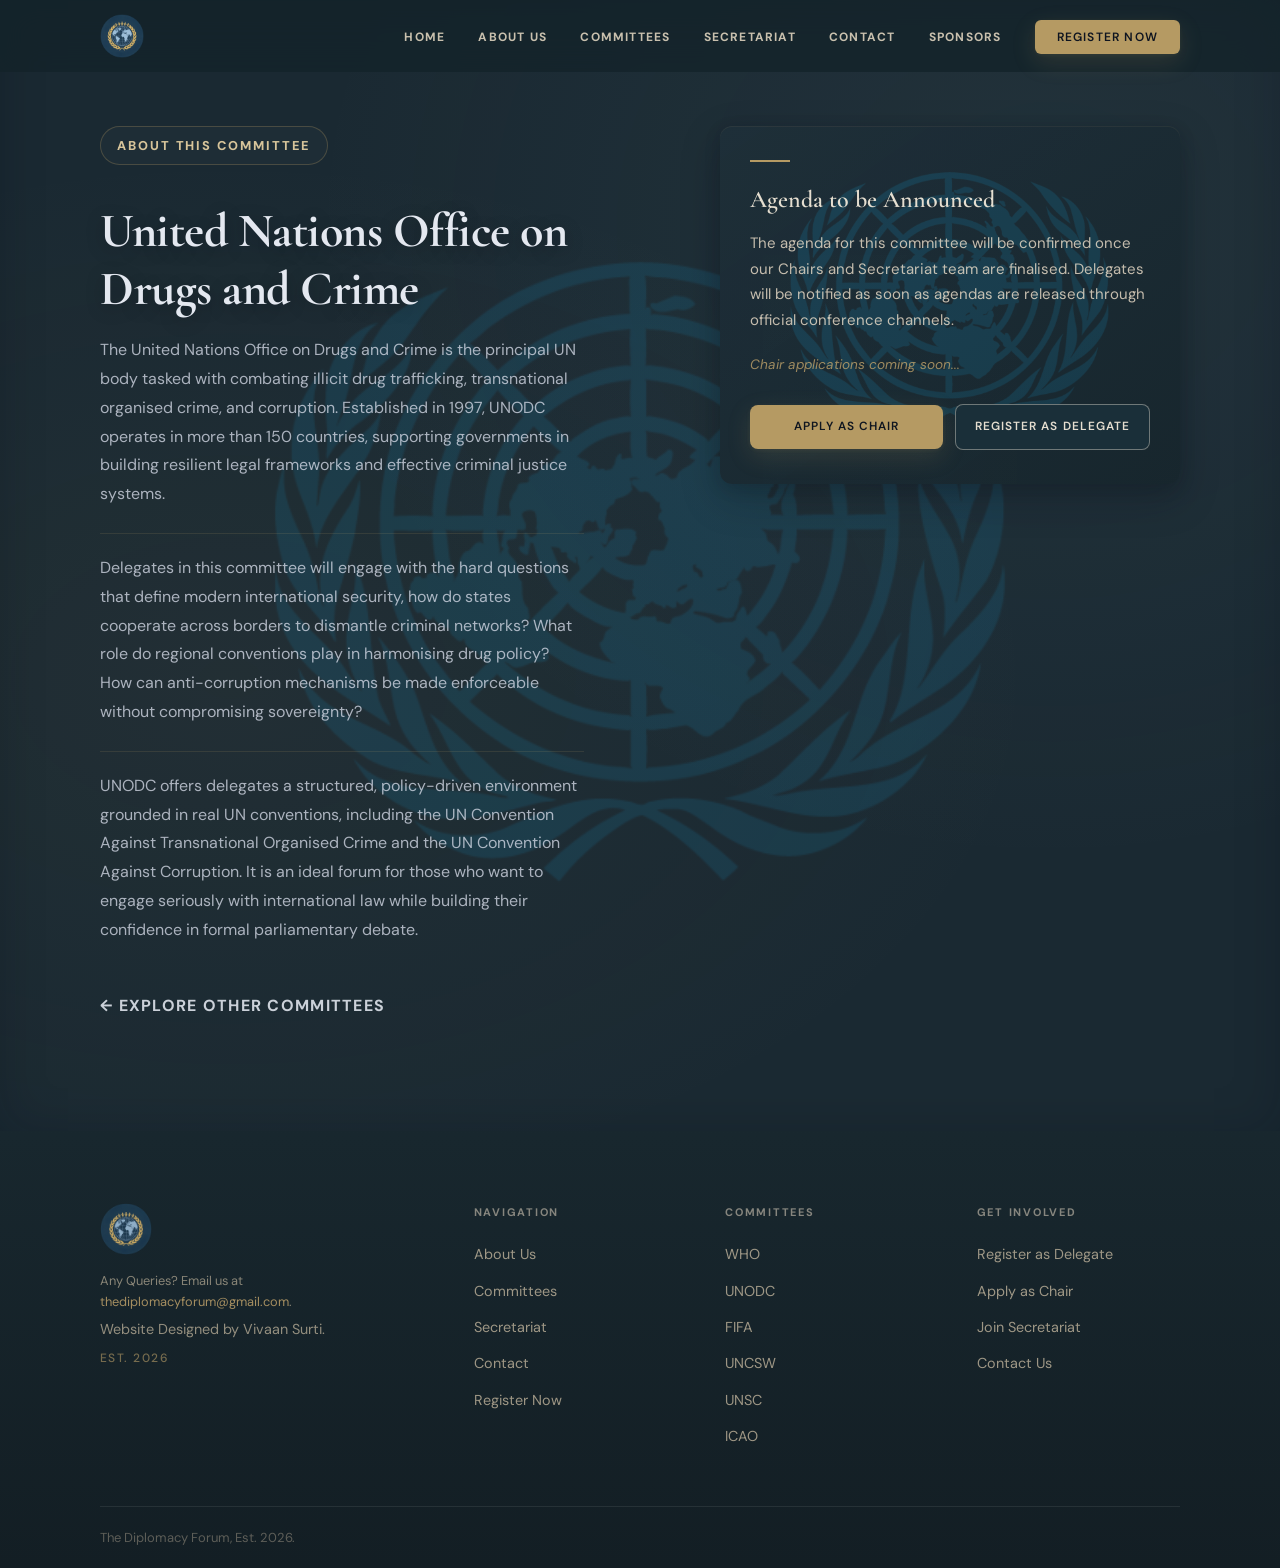
<file: unodc.html>
<!DOCTYPE html>
<html lang="en">
<head>
  <meta charset="UTF-8" />
  <meta name="viewport" content="width=device-width, initial-scale=1.0" />
  <meta name="description" content="UNODC — United Nations Office on Drugs and Crime · TDF Dubai 2026. Combating international organised crime and developing cooperative frameworks for drug policy reform." />
  <title>UNODC · TDF — The Diplomacy Forum · 2026</title>
  <link rel="preconnect" href="https://fonts.googleapis.com" />
  <link rel="preconnect" href="https://fonts.gstatic.com" crossorigin />
  <link rel="stylesheet" href="https://fonts.googleapis.com/css2?family=Cormorant+Garamond:ital,wght@0,400;0,500;0,600;1,400;1,500;1,600&amp;family=DM+Sans:opsz,wght@9..40,300;9..40,400;9..40,500;9..40,600&amp;display=swap" />
  <link rel="stylesheet" href="styles.css" />
</head>
<body class="page-committees">
  <div class="page-transition" id="pageTransition" aria-hidden="true">
    <img class="page-transition__logo" src="brand_assets/TDF Logo-512.png" alt="" decoding="async" />
  </div>

  <!-- ============================================================
       NAVBAR
       ============================================================ -->
  <nav class="navbar scrolled" id="navbar" data-always-scrolled="true" role="navigation" aria-label="Main navigation">
    <div class="container navbar-inner">
      <a href="index.html" aria-label="TDF Home">
        <img
          class="navbar-logo"
          src="brand_assets/TDF Logo-512.png"
          alt="TDF Logo"
          width="512"
          height="512"
          decoding="async"
        />
      </a>

      <ul class="navbar-links">
        <li><a href="index.html">Home</a></li>
        <li><a href="index.html#about">About Us</a></li>
        <li><a href="committees.html">Committees</a></li>
        <li><a href="secretariat.html">Secretariat</a></li>
        <li><a href="index.html#contact">Contact</a></li>
        <li><a href="sponsors.html">Sponsors</a></li>
        <li><a href="register.html" class="nav-cta">Register Now</a></li>
      </ul>

      <button
        class="navbar-toggle"
        id="navToggle"
        aria-label="Toggle mobile menu"
        aria-expanded="false"
        aria-controls="mobileMenu"
      >
        <span></span>
        <span></span>
        <span></span>
      </button>
    </div>
  </nav>

  <!-- Mobile menu overlay -->
  <nav class="navbar-mobile" id="mobileMenu" aria-label="Mobile navigation">
    <a href="index.html">Home</a>
    <a href="index.html#about">About Us</a>
    <a href="committees.html">Committees</a>
    <a href="secretariat.html">Secretariat</a>
    <a href="index.html#contact">Contact</a>
    <a href="sponsors.html">Sponsors</a>
    <a href="register.html" class="nav-mobile-cta">Register Now</a>
  </nav>


  <!-- ============================================================
       COMMITTEE OVERVIEW
       ============================================================ -->
  <section class="section-committee-detail section-committee-detail-unodc" aria-label="UNODC Committee Overview" data-nav-theme="dark" style="padding-top: clamp(110px, 14vh, 160px);">
    <div class="container">
      <div class="committee-detail-grid reveal">

        <!-- Left: About -->
        <div class="committee-overview-left">
          <span class="label-tag" style="font-size: 0.8rem; font-weight: 800; padding: 8px 16px; letter-spacing: 0.15em;">About This Committee</span>
          <h1 style="font-family: var(--serif); font-size: clamp(2rem, 3.8vw, 3rem); font-weight: 700; color: #E4E8F0; line-height: 1.2; margin: 18px 0 18px; letter-spacing: -0.01em; text-shadow: 0 4px 18px rgba(8, 12, 18, 0.28);">United Nations Office on Drugs and Crime</h1>
          <div class="committee-agenda-body">
            <p>
              The United Nations Office on Drugs and Crime is the principal UN body tasked with
              combating illicit drug trafficking, transnational organised crime, and corruption.
              Established in 1997, UNODC operates in more than 150 countries, supporting
              governments in building resilient legal frameworks and effective criminal
              justice systems.
            </p>
            <p>
              Delegates in this committee will engage with the hard questions that define
              modern international security, how do states cooperate across borders to
              dismantle criminal networks? What role do regional conventions play in
              harmonising drug policy? How can anti-corruption mechanisms be made
              enforceable without compromising sovereignty?
            </p>
            <p>
              UNODC offers delegates a structured, policy-driven environment grounded in
              real UN conventions, including the UN Convention Against Transnational
              Organised Crime and the UN Convention Against Corruption. It is an ideal
              forum for those who want to engage seriously with international law while
              building their confidence in formal parliamentary debate.
            </p>
          </div>
          <a href="committees.html" class="committee-back-link">← Explore other committees</a>
        </div>

        <!-- Right: Agenda teaser card -->
        <div class="committee-agenda-card committee-agenda-card-unodc reveal delay-1" aria-label="Agenda announcement">
          <div class="committee-agenda-card-rule" aria-hidden="true"></div>
          <h3 class="committee-agenda-card-title">Agenda to be Announced</h3>
          <p class="committee-agenda-card-body">
            The agenda for this committee will be confirmed once our Chairs and Secretariat team are finalised. Delegates will be notified as soon as agendas are released through official conference channels.
          </p>
          <p class="committee-agenda-card-note">
            Chair applications coming soon...
          </p>
          <div class="committee-agenda-card-actions">
            <a href="secretariat.html" class="btn btn-gold">Apply as Chair</a>
            <a href="register.html" class="btn btn-outline-light">Register as Delegate</a>
          </div>
        </div>

      </div>
    </div>
  </section>
  <!-- ============================================================
       FOOTER
       ============================================================ -->
  <footer class="footer" role="contentinfo">
    <div class="container">
      <div class="footer-inner">

        <div>
          <a href="index.html" aria-label="TDF Home">
            <img
              class="footer-logo"
              src="brand_assets/TDF Logo-512.png"
              alt="TDF"
              width="512"
              height="512"
              decoding="async"
              loading="lazy"
            />
          </a>
          <p class="footer-email">Any Queries? Email us at <a href="mailto:thediplomacyforum@gmail.com">thediplomacyforum@gmail.com</a>.</p>
          <p class="footer-slogan">Website Designed by Vivaan Surti.</p>
          <p class="footer-tagline">Est. 2026</p>
        </div>

        <div class="footer-col">
          <p class="footer-col-title">Navigation</p>
          <ul>
            <li><a href="index.html#about">About Us</a></li>
            <li><a href="committees.html">Committees</a></li>
            <li><a href="secretariat.html">Secretariat</a></li>
            <li><a href="index.html#contact">Contact</a></li>
            <li><a href="register.html">Register Now</a></li>
          </ul>
        </div>

        <div class="footer-col">
          <p class="footer-col-title">Committees</p>
          <ul>
            <li><a href="who.html">WHO</a></li>
            <li><a href="unodc.html">UNODC</a></li>
            <li><a href="fifa.html">FIFA</a></li>
            <li><a href="uncsw.html">UNCSW</a></li>
            <li><a href="unsc.html">UNSC</a></li>
            <li><a href="icao.html">ICAO</a></li>
          </ul>
        </div>

        <div class="footer-col">
          <p class="footer-col-title">Get Involved</p>
          <ul>
            <li><a href="register.html">Register as Delegate</a></li>
            <li><a href="secretariat.html">Apply as Chair</a></li>
            <li><a href="secretariat.html">Join Secretariat</a></li>
            <li><a href="index.html#contact">Contact Us</a></li>
          </ul>
        </div>

      </div>

      <div class="footer-bottom">
        <span>The Diplomacy Forum, Est. 2026.</span>
      </div>
    </div>
  </footer>


  <!-- ============================================================
       JAVASCRIPT
       ============================================================ -->
  <script src="navbar.js"></script>
  <script>
    /* Scroll reveal */
    const revealObserver = new IntersectionObserver(
      (entries) => {
        entries.forEach((entry) => {
          if (entry.isIntersecting) {
            entry.target.classList.add('visible');
            revealObserver.unobserve(entry.target);
          }
        });
      },
      { threshold: 0.12, rootMargin: '0px 0px -48px 0px' }
    );
    document.querySelectorAll('.reveal').forEach((el) => revealObserver.observe(el));
  </script>

</body>
</html>
</file>
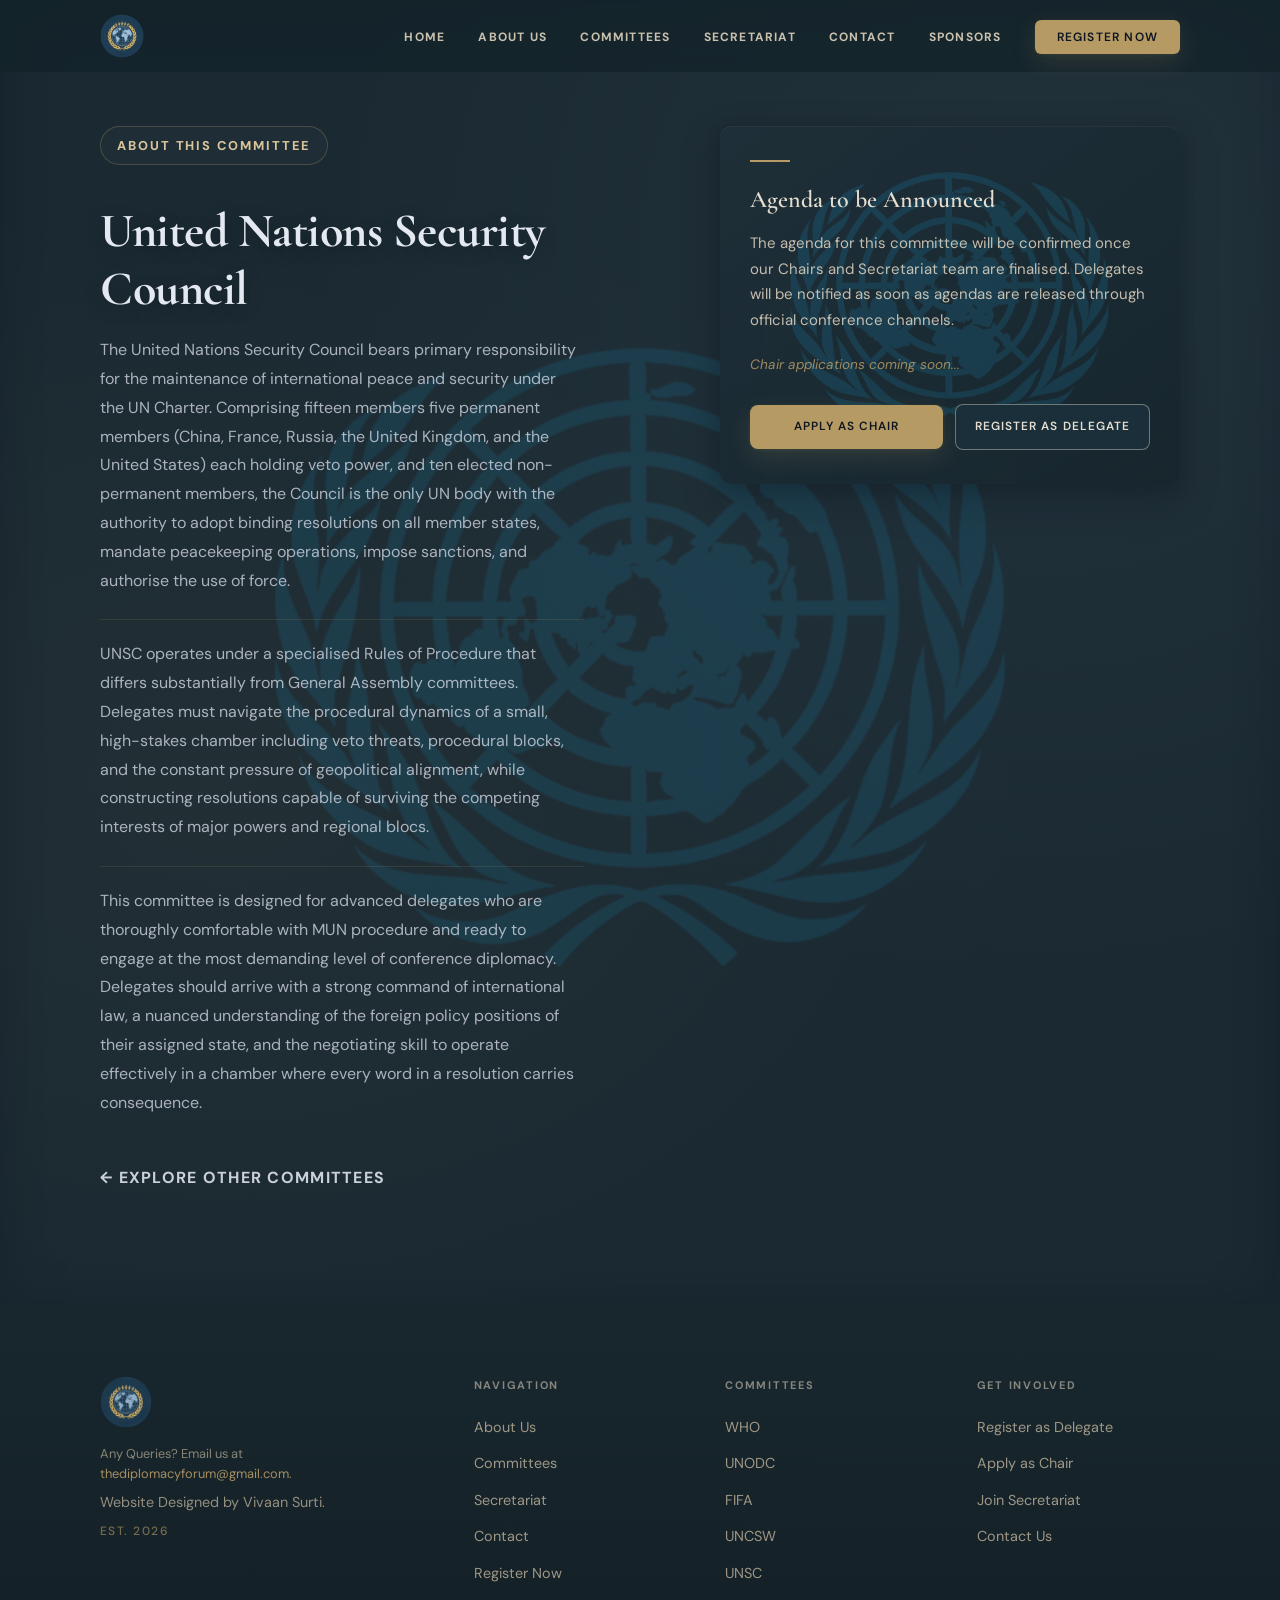
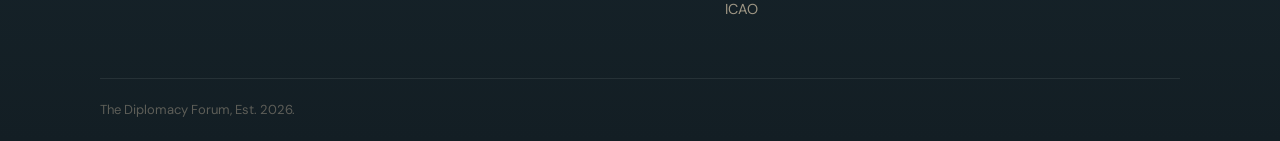
<file: unsc.html>
<!DOCTYPE html>
<html lang="en">
<head>
  <meta charset="UTF-8" />
  <meta name="viewport" content="width=device-width, initial-scale=1.0" />
  <meta name="description" content="UNSC — UN Security Council · TDF Dubai 2026. Hybrid Warfare and the Future of International Security." />
  <title>UNSC · TDF — The Diplomacy Forum · 2026</title>
  <link rel="preconnect" href="https://fonts.googleapis.com" />
  <link rel="preconnect" href="https://fonts.gstatic.com" crossorigin />
  <link rel="stylesheet" href="https://fonts.googleapis.com/css2?family=Cormorant+Garamond:ital,wght@0,400;0,500;0,600;1,400;1,500;1,600&amp;family=DM+Sans:opsz,wght@9..40,300;9..40,400;9..40,500;9..40,600&amp;display=swap" />
  <link rel="stylesheet" href="styles.css" />
</head>
<body class="page-committees">
  <div class="page-transition" id="pageTransition" aria-hidden="true">
    <img class="page-transition__logo" src="brand_assets/TDF Logo-512.png" alt="" decoding="async" />
  </div>

  <!-- ============================================================
       NAVBAR
       ============================================================ -->
  <nav class="navbar scrolled" id="navbar" data-always-scrolled="true" role="navigation" aria-label="Main navigation">
    <div class="container navbar-inner">
      <a href="index.html" aria-label="TDF Home">
        <img
          class="navbar-logo"
          src="brand_assets/TDF Logo-512.png"
          alt="TDF Logo"
          width="512"
          height="512"
          decoding="async"
        />
      </a>

      <ul class="navbar-links">
        <li><a href="index.html">Home</a></li>
        <li><a href="index.html#about">About Us</a></li>
        <li><a href="committees.html">Committees</a></li>
        <li><a href="secretariat.html">Secretariat</a></li>
        <li><a href="index.html#contact">Contact</a></li>
        <li><a href="sponsors.html">Sponsors</a></li>
        <li><a href="register.html" class="nav-cta">Register Now</a></li>
      </ul>

      <button
        class="navbar-toggle"
        id="navToggle"
        aria-label="Toggle mobile menu"
        aria-expanded="false"
        aria-controls="mobileMenu"
      >
        <span></span>
        <span></span>
        <span></span>
      </button>
    </div>
  </nav>

  <!-- Mobile menu overlay -->
  <nav class="navbar-mobile" id="mobileMenu" aria-label="Mobile navigation">
    <a href="index.html">Home</a>
    <a href="index.html#about">About Us</a>
    <a href="committees.html">Committees</a>
    <a href="secretariat.html">Secretariat</a>
    <a href="index.html#contact">Contact</a>
    <a href="sponsors.html">Sponsors</a>
    <a href="register.html" class="nav-mobile-cta">Register Now</a>
  </nav>


  <!-- ============================================================
       COMMITTEE OVERVIEW
       ============================================================ -->
  <section class="section-committee-detail section-committee-detail-unsc" aria-label="UNSC Committee Overview" data-nav-theme="dark" style="padding-top: clamp(110px, 14vh, 160px);">
    <div class="container">
      <div class="committee-detail-grid reveal">

        <!-- Left: About -->
        <div class="committee-overview-left">
          <span class="label-tag" style="font-size: 0.8rem; font-weight: 800; padding: 8px 16px; letter-spacing: 0.15em;">About This Committee</span>
          <h1 style="font-family: var(--serif); font-size: clamp(2rem, 3.8vw, 3rem); font-weight: 700; color: #E4E8F0; line-height: 1.2; margin: 18px 0 18px; letter-spacing: -0.01em; text-shadow: 0 4px 18px rgba(8, 12, 18, 0.28);">United Nations Security Council</h1>
          <div class="committee-agenda-body">
            <p>
              The United Nations Security Council bears primary responsibility for the maintenance of
              international peace and security under the UN Charter. Comprising fifteen members five
              permanent members (China, France, Russia, the United Kingdom, and the United States) each
              holding veto power, and ten elected non-permanent members, the Council is the only UN body
              with the authority to adopt binding resolutions on all member states, mandate peacekeeping
              operations, impose sanctions, and authorise the use of force.
            </p>
            <p>
              UNSC operates under a specialised Rules of Procedure that differs substantially from
              General Assembly committees. Delegates must navigate the procedural dynamics of a small,
              high-stakes chamber including veto threats, procedural blocks, and the constant pressure
              of geopolitical alignment, while constructing resolutions capable of surviving the
              competing interests of major powers and regional blocs.
            </p>
            <p>
              This committee is designed for advanced delegates who are thoroughly comfortable with
              MUN procedure and ready to engage at the most demanding level of conference diplomacy.
              Delegates should arrive with a strong command of international law, a nuanced understanding
              of the foreign policy positions of their assigned state, and the negotiating skill to
              operate effectively in a chamber where every word in a resolution carries consequence.
            </p>
          </div>
          <a href="committees.html" class="committee-back-link">← Explore other committees</a>
        </div>

        <!-- Right: Agenda teaser card -->
        <div class="committee-agenda-card committee-agenda-card-unsc reveal delay-1" aria-label="Agenda announcement">
          <div class="committee-agenda-card-rule" aria-hidden="true"></div>
          <h3 class="committee-agenda-card-title">Agenda to be Announced</h3>
          <p class="committee-agenda-card-body">
            The agenda for this committee will be confirmed once our Chairs and Secretariat team are finalised. Delegates will be notified as soon as agendas are released through official conference channels.
          </p>
          <p class="committee-agenda-card-note">
            Chair applications coming soon...
          </p>
          <div class="committee-agenda-card-actions">
            <a href="secretariat.html" class="btn btn-gold">Apply as Chair</a>
            <a href="register.html" class="btn btn-outline-light">Register as Delegate</a>
          </div>
        </div>

      </div>
    </div>
  </section>
  <!-- ============================================================
       FOOTER
       ============================================================ -->
  <footer class="footer" role="contentinfo">
    <div class="container">
      <div class="footer-inner">

        <div>
          <a href="index.html" aria-label="TDF Home">
            <img
              class="footer-logo"
              src="brand_assets/TDF Logo-512.png"
              alt="TDF"
              width="512"
              height="512"
              decoding="async"
              loading="lazy"
            />
          </a>
          <p class="footer-email">Any Queries? Email us at <a href="mailto:thediplomacyforum@gmail.com">thediplomacyforum@gmail.com</a>.</p>
          <p class="footer-slogan">Website Designed by Vivaan Surti.</p>
          <p class="footer-tagline">Est. 2026</p>
        </div>

        <div class="footer-col">
          <p class="footer-col-title">Navigation</p>
          <ul>
            <li><a href="index.html#about">About Us</a></li>
            <li><a href="committees.html">Committees</a></li>
            <li><a href="secretariat.html">Secretariat</a></li>
            <li><a href="index.html#contact">Contact</a></li>
            <li><a href="register.html">Register Now</a></li>
          </ul>
        </div>

        <div class="footer-col">
          <p class="footer-col-title">Committees</p>
          <ul>
            <li><a href="who.html">WHO</a></li>
            <li><a href="unodc.html">UNODC</a></li>
            <li><a href="fifa.html">FIFA</a></li>
            <li><a href="uncsw.html">UNCSW</a></li>
            <li><a href="unsc.html">UNSC</a></li>
            <li><a href="icao.html">ICAO</a></li>
          </ul>
        </div>

        <div class="footer-col">
          <p class="footer-col-title">Get Involved</p>
          <ul>
            <li><a href="register.html">Register as Delegate</a></li>
            <li><a href="secretariat.html">Apply as Chair</a></li>
            <li><a href="secretariat.html">Join Secretariat</a></li>
            <li><a href="index.html#contact">Contact Us</a></li>
          </ul>
        </div>

      </div>

      <div class="footer-bottom">
        <span>The Diplomacy Forum, Est. 2026.</span>
      </div>
    </div>
  </footer>


  <!-- ============================================================
       JAVASCRIPT
       ============================================================ -->
  <script src="navbar.js"></script>
  <script>
    /* Scroll reveal */
    const revealObserver = new IntersectionObserver(
      (entries) => {
        entries.forEach((entry) => {
          if (entry.isIntersecting) {
            entry.target.classList.add('visible');
            revealObserver.unobserve(entry.target);
          }
        });
      },
      { threshold: 0.12, rootMargin: '0px 0px -48px 0px' }
    );
    document.querySelectorAll('.reveal').forEach((el) => revealObserver.observe(el));
  </script>

</body>
</html>
</file>
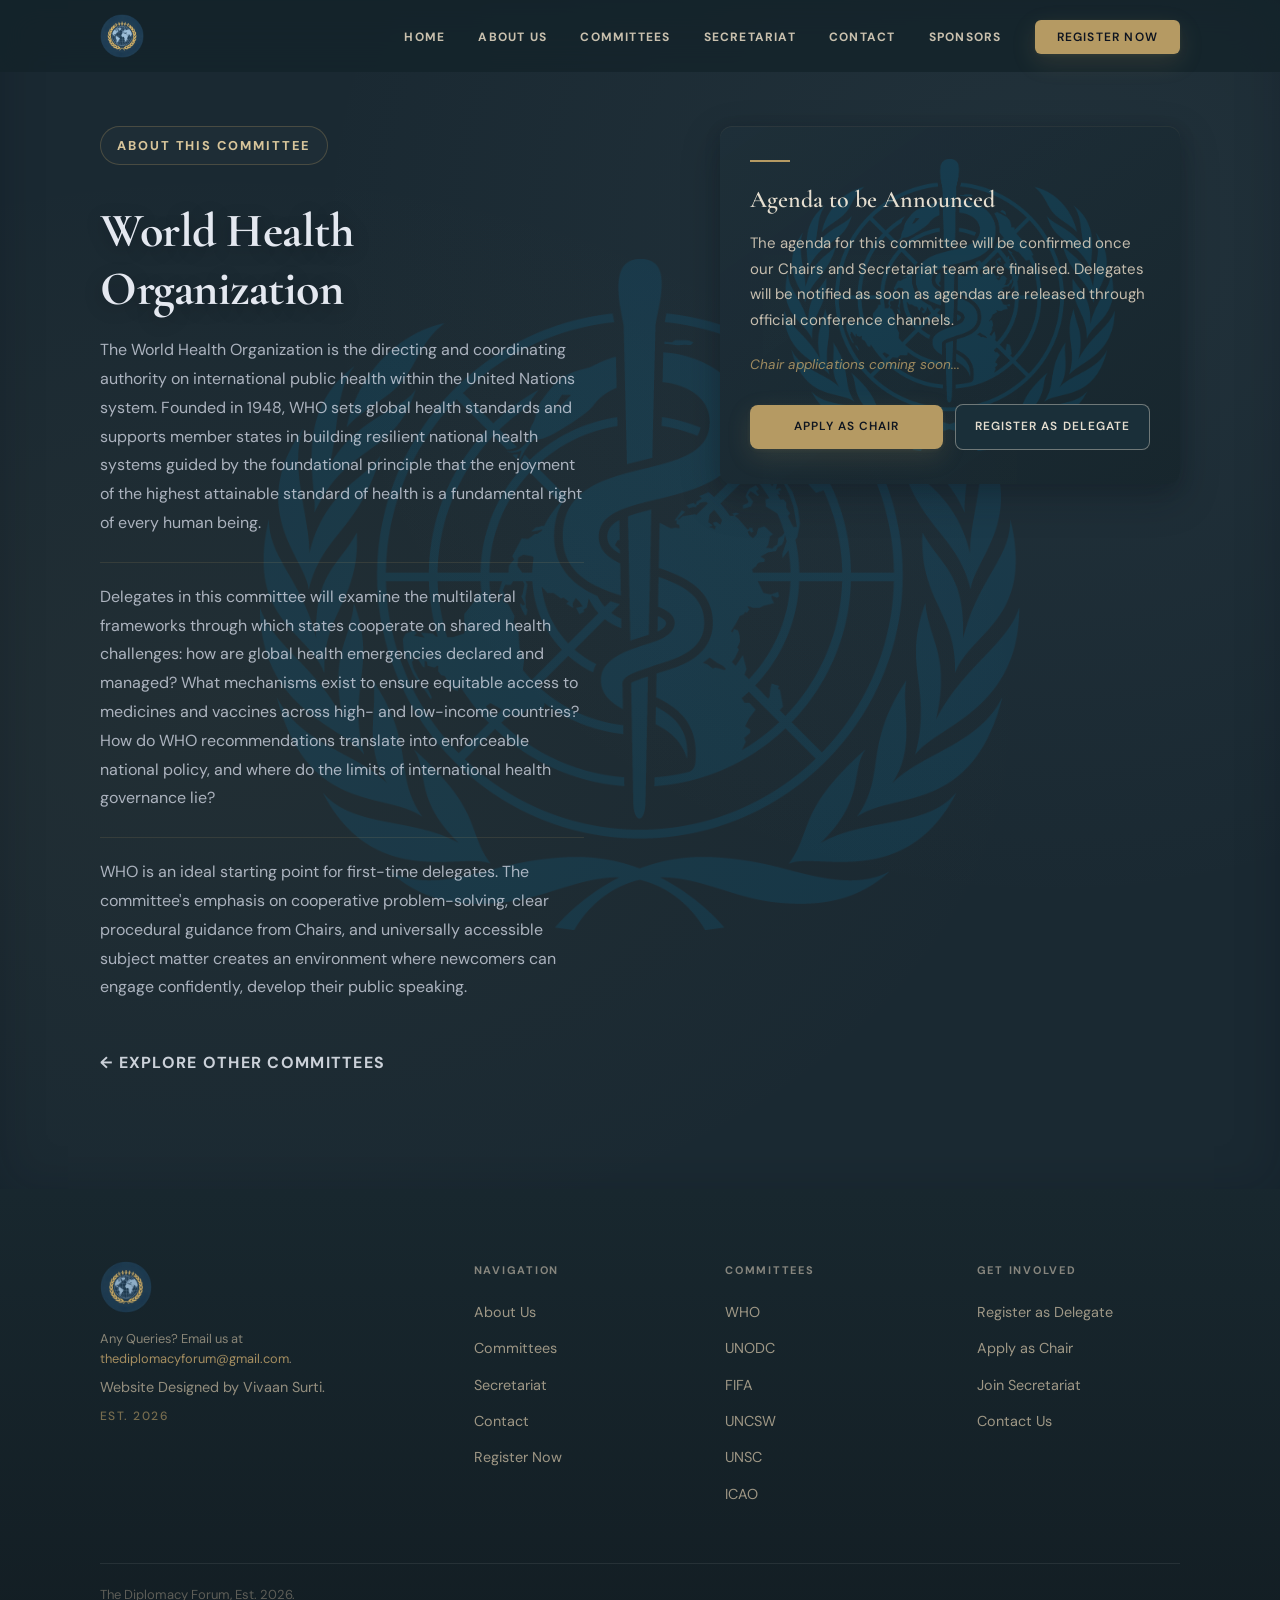
<file: who.html>
<!DOCTYPE html>
<html lang="en">
<head>
  <meta charset="UTF-8" />
  <meta name="viewport" content="width=device-width, initial-scale=1.0" />
  <meta name="description" content="WHO — World Health Organization · TDF Dubai 2026. Pandemic Preparedness and Equitable Access to Global Health Infrastructure." />
  <title>WHO · TDF — The Diplomacy Forum · 2026</title>
  <link rel="preconnect" href="https://fonts.googleapis.com" />
  <link rel="preconnect" href="https://fonts.gstatic.com" crossorigin />
  <link rel="stylesheet" href="https://fonts.googleapis.com/css2?family=Cormorant+Garamond:ital,wght@0,400;0,500;0,600;1,400;1,500;1,600&amp;family=DM+Sans:opsz,wght@9..40,300;9..40,400;9..40,500;9..40,600&amp;display=swap" />
  <link rel="stylesheet" href="styles.css" />
</head>
<body class="page-committees">
  <div class="page-transition" id="pageTransition" aria-hidden="true">
    <img class="page-transition__logo" src="brand_assets/TDF Logo-512.png" alt="" decoding="async" />
  </div>

  <!-- ============================================================
       NAVBAR
       ============================================================ -->
  <nav class="navbar scrolled" id="navbar" data-always-scrolled="true" role="navigation" aria-label="Main navigation">
    <div class="container navbar-inner">
      <a href="index.html" aria-label="TDF Home">
        <img
          class="navbar-logo"
          src="brand_assets/TDF Logo-512.png"
          alt="TDF Logo"
          width="512"
          height="512"
          decoding="async"
        />
      </a>

      <ul class="navbar-links">
        <li><a href="index.html">Home</a></li>
        <li><a href="index.html#about">About Us</a></li>
        <li><a href="committees.html">Committees</a></li>
        <li><a href="secretariat.html">Secretariat</a></li>
        <li><a href="index.html#contact">Contact</a></li>
        <li><a href="sponsors.html">Sponsors</a></li>
        <li><a href="register.html" class="nav-cta">Register Now</a></li>
      </ul>

      <button
        class="navbar-toggle"
        id="navToggle"
        aria-label="Toggle mobile menu"
        aria-expanded="false"
        aria-controls="mobileMenu"
      >
        <span></span>
        <span></span>
        <span></span>
      </button>
    </div>
  </nav>

  <!-- Mobile menu overlay -->
  <nav class="navbar-mobile" id="mobileMenu" aria-label="Mobile navigation">
    <a href="index.html">Home</a>
    <a href="index.html#about">About Us</a>
    <a href="committees.html">Committees</a>
    <a href="secretariat.html">Secretariat</a>
    <a href="index.html#contact">Contact</a>
    <a href="sponsors.html">Sponsors</a>
    <a href="register.html" class="nav-mobile-cta">Register Now</a>
  </nav>


  <!-- ============================================================
       COMMITTEE OVERVIEW
       ============================================================ -->
  <section class="section-committee-detail section-committee-detail-who" aria-label="WHO Committee Overview" data-nav-theme="dark" style="padding-top: clamp(110px, 14vh, 160px);">
    <div class="container">
      <div class="committee-detail-grid reveal">

        <!-- Left: About -->
        <div class="committee-overview-left">
          <span class="label-tag" style="font-size: 0.8rem; font-weight: 800; padding: 8px 16px; letter-spacing: 0.15em;">About This Committee</span>
          <h1 style="font-family: var(--serif); font-size: clamp(2rem, 3.8vw, 3rem); font-weight: 700; color: #E4E8F0; line-height: 1.2; margin: 18px 0 18px; letter-spacing: -0.01em; text-shadow: 0 4px 18px rgba(8, 12, 18, 0.28);">World Health Organization</h1>
          <div class="committee-agenda-body">
            <p>
              The World Health Organization is the directing and coordinating authority on international
              public health within the United Nations system. Founded in 1948, WHO sets global health
              standards and supports member states in building resilient national health systems guided by the foundational
              principle that the enjoyment of the highest attainable standard of health is a fundamental
              right of every human being.
            </p>
            <p>
              Delegates in this committee will examine the multilateral frameworks through which states
              cooperate on shared health challenges: how are global health emergencies declared and
              managed? What mechanisms exist to ensure equitable access to medicines and vaccines across
              high- and low-income countries? How do WHO recommendations translate into enforceable
              national policy, and where do the limits of international health governance lie?
            </p>
            <p>
              WHO is an ideal starting point for first-time delegates. The committee's emphasis on
              cooperative problem-solving, clear procedural guidance from Chairs, and universally
              accessible subject matter creates an environment where newcomers can engage confidently,
              develop their public speaking.
          </div>
          <a href="committees.html" class="committee-back-link">← Explore other committees</a>
        </div>

        <!-- Right: Agenda teaser card -->
        <div class="committee-agenda-card committee-agenda-card-who reveal delay-1" aria-label="Agenda announcement">
          <div class="committee-agenda-card-rule" aria-hidden="true"></div>
          <h3 class="committee-agenda-card-title">Agenda to be Announced</h3>
          <p class="committee-agenda-card-body">
            The agenda for this committee will be confirmed once our Chairs and Secretariat team are finalised. Delegates will be notified as soon as agendas are released through official conference channels.
          </p>
          <p class="committee-agenda-card-note">
            Chair applications coming soon...
          </p>
          <div class="committee-agenda-card-actions">
            <a href="secretariat.html" class="btn btn-gold">Apply as Chair</a>
            <a href="register.html" class="btn btn-outline-light">Register as Delegate</a>
          </div>
        </div>

      </div>
    </div>
  </section>
  <!-- ============================================================
       FOOTER
       ============================================================ -->
  <footer class="footer" role="contentinfo">
    <div class="container">
      <div class="footer-inner">

        <div>
          <a href="index.html" aria-label="TDF Home">
            <img
              class="footer-logo"
              src="brand_assets/TDF Logo-512.png"
              alt="TDF"
              width="512"
              height="512"
              decoding="async"
              loading="lazy"
            />
          </a>
          <p class="footer-email">Any Queries? Email us at <a href="mailto:thediplomacyforum@gmail.com">thediplomacyforum@gmail.com</a>.</p>
          <p class="footer-slogan">Website Designed by Vivaan Surti.</p>
          <p class="footer-tagline">Est. 2026</p>
        </div>

        <div class="footer-col">
          <p class="footer-col-title">Navigation</p>
          <ul>
            <li><a href="index.html#about">About Us</a></li>
            <li><a href="committees.html">Committees</a></li>
            <li><a href="secretariat.html">Secretariat</a></li>
            <li><a href="index.html#contact">Contact</a></li>
            <li><a href="register.html">Register Now</a></li>
          </ul>
        </div>

        <div class="footer-col">
          <p class="footer-col-title">Committees</p>
          <ul>
            <li><a href="who.html">WHO</a></li>
            <li><a href="unodc.html">UNODC</a></li>
            <li><a href="fifa.html">FIFA</a></li>
            <li><a href="uncsw.html">UNCSW</a></li>
            <li><a href="unsc.html">UNSC</a></li>
            <li><a href="icao.html">ICAO</a></li>
          </ul>
        </div>

        <div class="footer-col">
          <p class="footer-col-title">Get Involved</p>
          <ul>
            <li><a href="register.html">Register as Delegate</a></li>
            <li><a href="secretariat.html">Apply as Chair</a></li>
            <li><a href="secretariat.html">Join Secretariat</a></li>
            <li><a href="index.html#contact">Contact Us</a></li>
          </ul>
        </div>

      </div>

      <div class="footer-bottom">
        <span>The Diplomacy Forum, Est. 2026.</span>
      </div>
    </div>
  </footer>


  <!-- ============================================================
       JAVASCRIPT
       ============================================================ -->
  <script src="navbar.js"></script>
  <script>
    /* Scroll reveal */
    const revealObserver = new IntersectionObserver(
      (entries) => {
        entries.forEach((entry) => {
          if (entry.isIntersecting) {
            entry.target.classList.add('visible');
            revealObserver.unobserve(entry.target);
          }
        });
      },
      { threshold: 0.12, rootMargin: '0px 0px -48px 0px' }
    );
    document.querySelectorAll('.reveal').forEach((el) => revealObserver.observe(el));
  </script>

</body>
</html>
</file>
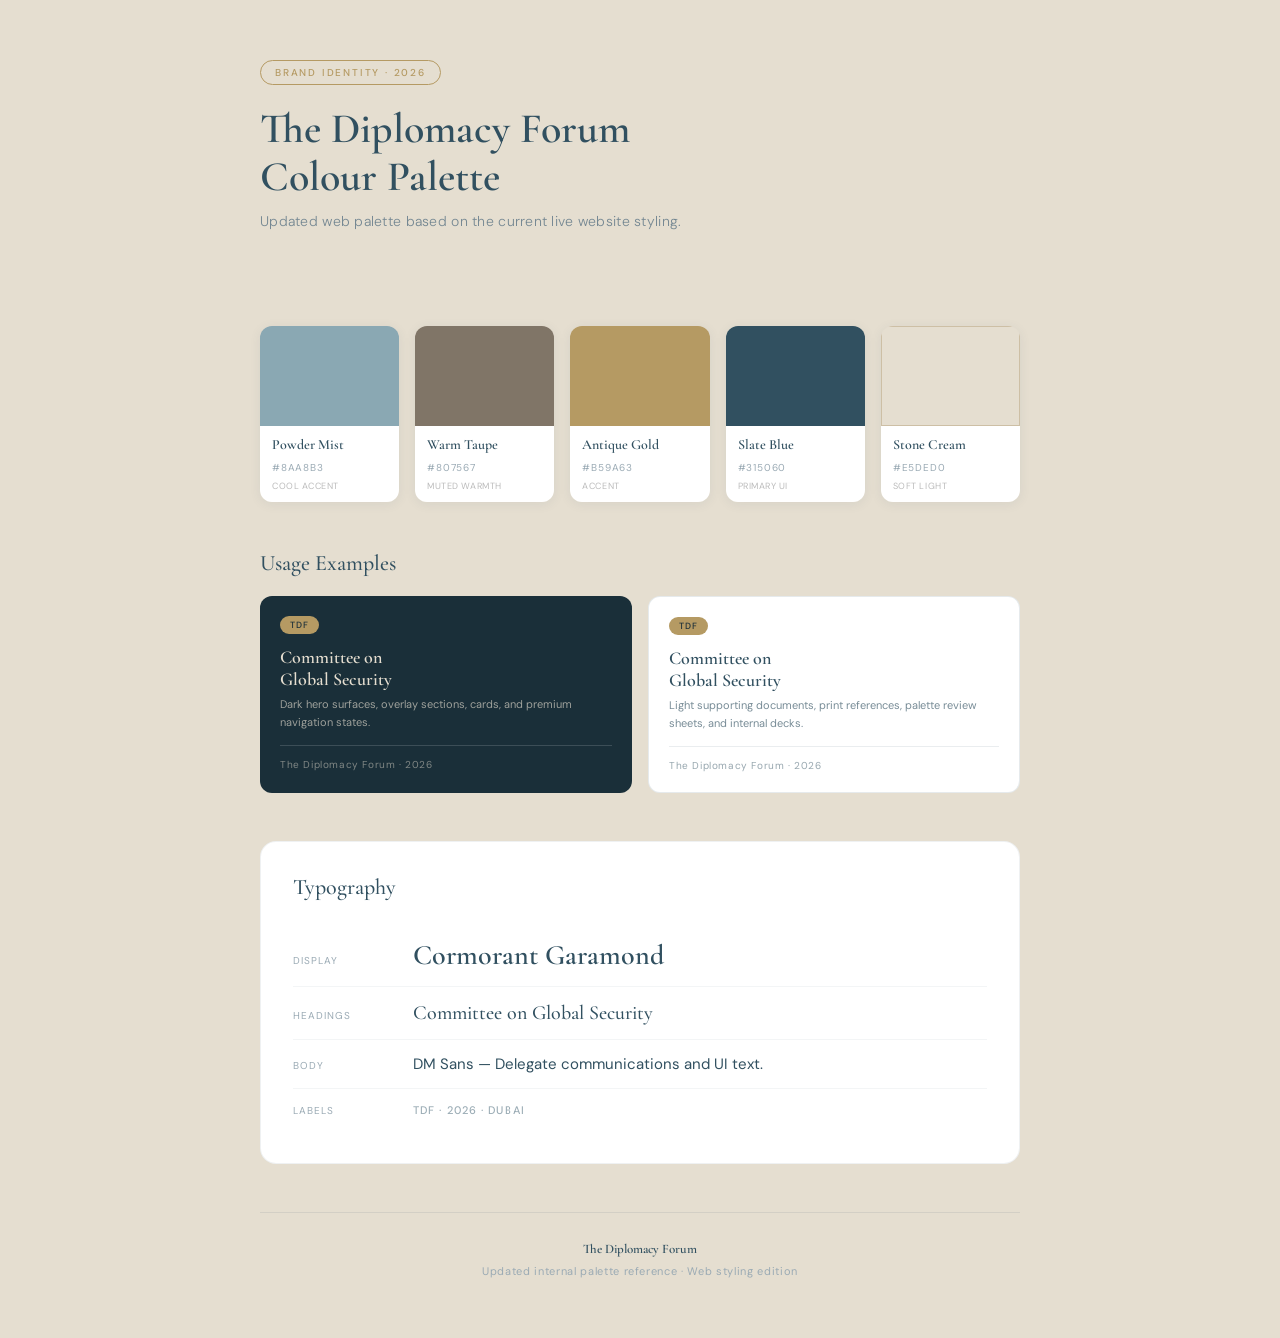
<file: brand_assets/TDF_Colour_Palette.html>
<!DOCTYPE html>
<html lang="en">
<head>
<meta charset="UTF-8">
<meta name="viewport" content="width=device-width, initial-scale=1.0">
<title>TDF — Colour Palette</title>
<link href="https://fonts.googleapis.com/css2?family=Cormorant+Garamond:wght@400;500;600&family=DM+Sans:wght@300;400;500&display=swap" rel="stylesheet">
<style>
  *, *::before, *::after { box-sizing: border-box; margin: 0; padding: 0; }

  :root {
    --powder: #8AA8B3;
    --cream-warm: #807567;
    --gold: #B59A63;
    --navy: #315060;
    --cream-light: #E5DED0;
    --navy-deep: #1A2F39;
    --bg-section: #29404A;
    --text-light: #9CADB6;
  }

  body {
    background: var(--cream-light);
    font-family: 'DM Sans', sans-serif;
    min-height: 100vh;
    padding: 60px 40px;
    color: var(--navy);
  }

  .page {
    max-width: 760px;
    margin: 0 auto;
  }

  .header {
    margin-bottom: 56px;
  }

  .conference-tag {
    display: inline-block;
    font-family: 'DM Sans', sans-serif;
    font-size: 10px;
    font-weight: 500;
    letter-spacing: 0.18em;
    text-transform: uppercase;
    color: var(--gold);
    border: 0.5px solid var(--gold);
    padding: 5px 14px;
    border-radius: 20px;
    margin-bottom: 20px;
  }

  .header h1 {
    font-family: 'Cormorant Garamond', serif;
    font-size: 42px;
    font-weight: 600;
    color: var(--navy);
    line-height: 1.15;
    margin-bottom: 10px;
  }

  .header p {
    font-size: 14px;
    color: #748792;
    font-weight: 300;
    letter-spacing: 0.02em;
  }

  .divider {
    height: 0.5px;
    background: linear-gradient(to right, var(--gold), transparent);
    margin: 40px 0;
  }

  .swatches-grid {
    display: grid;
    grid-template-columns: repeat(5, 1fr);
    gap: 16px;
    margin-bottom: 48px;
  }

  .swatch-card {
    border-radius: 12px;
    overflow: hidden;
    box-shadow: 0 2px 12px rgba(49,80,96,0.08);
  }

  .swatch-block {
    height: 100px;
  }

  .swatch-info {
    background: white;
    padding: 10px 12px;
  }

  .swatch-name {
    font-family: 'Cormorant Garamond', serif;
    font-size: 14px;
    font-weight: 600;
    color: var(--navy);
    display: block;
    margin-bottom: 2px;
  }

  .swatch-hex {
    font-size: 10px;
    color: #9aaab4;
    letter-spacing: 0.08em;
    font-weight: 400;
  }

  .swatch-role {
    font-size: 9px;
    color: #bbb;
    letter-spacing: 0.06em;
    text-transform: uppercase;
    margin-top: 4px;
    display: block;
  }

  .usage-section {
    margin-bottom: 48px;
  }

  .usage-section h2 {
    font-family: 'Cormorant Garamond', serif;
    font-size: 22px;
    font-weight: 500;
    color: var(--navy);
    margin-bottom: 20px;
  }

  .usage-grid {
    display: grid;
    grid-template-columns: 1fr 1fr;
    gap: 16px;
  }

  .usage-card {
    border-radius: 12px;
    padding: 20px;
    font-size: 12px;
  }

  .usage-card.dark {
    background: var(--navy-deep);
    color: var(--cream-light);
  }

  .usage-card.light {
    background: white;
    border: 0.5px solid rgba(49,80,96,0.12);
    color: var(--navy);
  }

  .usage-card .badge {
    display: inline-block;
    font-size: 9px;
    font-weight: 500;
    letter-spacing: 0.1em;
    text-transform: uppercase;
    background: var(--gold);
    color: var(--navy-deep);
    padding: 3px 10px;
    border-radius: 20px;
    margin-bottom: 12px;
  }

  .usage-card h3 {
    font-family: 'Cormorant Garamond', serif;
    font-size: 18px;
    font-weight: 600;
    margin-bottom: 6px;
  }

  .usage-card.dark h3 { color: var(--cream-light); }
  .usage-card.light h3 { color: var(--navy); }

  .usage-card p {
    font-size: 11px;
    opacity: 0.65;
    line-height: 1.6;
    margin-bottom: 14px;
  }

  .usage-card .hr {
    height: 0.5px;
    background: rgba(255,255,255,0.15);
    margin: 12px 0;
  }

  .usage-card.light .hr {
    background: rgba(49,80,96,0.1);
  }

  .usage-card .meta {
    font-size: 10px;
    opacity: 0.5;
    letter-spacing: 0.06em;
  }

  .typography-section {
    background: white;
    border-radius: 16px;
    padding: 32px;
    border: 0.5px solid rgba(49,80,96,0.08);
    margin-bottom: 48px;
  }

  .typography-section h2 {
    font-family: 'Cormorant Garamond', serif;
    font-size: 22px;
    font-weight: 500;
    color: var(--navy);
    margin-bottom: 24px;
  }

  .type-row {
    display: flex;
    align-items: baseline;
    gap: 20px;
    padding: 14px 0;
    border-bottom: 0.5px solid rgba(49,80,96,0.06);
  }

  .type-row:last-child { border-bottom: none; }

  .type-label {
    font-size: 10px;
    color: #9aaab4;
    letter-spacing: 0.1em;
    text-transform: uppercase;
    min-width: 100px;
  }

  .type-sample-serif {
    font-family: 'Cormorant Garamond', serif;
    color: var(--navy);
  }

  .type-sample-sans {
    font-family: 'DM Sans', sans-serif;
    color: var(--navy);
  }

  .footer {
    text-align: center;
    padding-top: 24px;
    border-top: 0.5px solid rgba(49,80,96,0.1);
  }

  .footer p {
    font-size: 11px;
    color: #9aaab4;
    letter-spacing: 0.06em;
  }

  .footer strong {
    font-family: 'Cormorant Garamond', serif;
    font-size: 13px;
    font-weight: 600;
    color: var(--navy);
  }
</style>
</head>
<body>
<div class="page">

  <div class="header">
    <div class="conference-tag">Brand Identity · 2026</div>
    <h1>The Diplomacy Forum<br>Colour Palette</h1>
    <p>Updated web palette based on the current live website styling.</p>
  </div>

  <div class="divider"></div>

  <div class="swatches-grid">
    <div class="swatch-card">
      <div class="swatch-block" style="background:#8AA8B3;"></div>
      <div class="swatch-info">
        <span class="swatch-name">Powder Mist</span>
        <span class="swatch-hex">#8AA8B3</span>
        <span class="swatch-role">Cool Accent</span>
      </div>
    </div>
    <div class="swatch-card">
      <div class="swatch-block" style="background:#807567;"></div>
      <div class="swatch-info">
        <span class="swatch-name">Warm Taupe</span>
        <span class="swatch-hex">#807567</span>
        <span class="swatch-role">Muted Warmth</span>
      </div>
    </div>
    <div class="swatch-card">
      <div class="swatch-block" style="background:#B59A63;"></div>
      <div class="swatch-info">
        <span class="swatch-name">Antique Gold</span>
        <span class="swatch-hex">#B59A63</span>
        <span class="swatch-role">Accent</span>
      </div>
    </div>
    <div class="swatch-card">
      <div class="swatch-block" style="background:#315060;"></div>
      <div class="swatch-info">
        <span class="swatch-name">Slate Blue</span>
        <span class="swatch-hex">#315060</span>
        <span class="swatch-role">Primary UI</span>
      </div>
    </div>
    <div class="swatch-card">
      <div class="swatch-block" style="background:#E5DED0; border: 0.5px solid #cdbfa5;"></div>
      <div class="swatch-info">
        <span class="swatch-name">Stone Cream</span>
        <span class="swatch-hex">#E5DED0</span>
        <span class="swatch-role">Soft Light</span>
      </div>
    </div>
  </div>

  <div class="usage-section">
    <h2>Usage Examples</h2>
    <div class="usage-grid">
      <div class="usage-card dark">
        <div class="badge">TDF</div>
        <h3>Committee on<br>Global Security</h3>
        <p>Dark hero surfaces, overlay sections, cards, and premium navigation states.</p>
        <div class="hr"></div>
        <div class="meta">The Diplomacy Forum · 2026</div>
      </div>
      <div class="usage-card light">
        <div class="badge">TDF</div>
        <h3>Committee on<br>Global Security</h3>
        <p>Light supporting documents, print references, palette review sheets, and internal decks.</p>
        <div class="hr"></div>
        <div class="meta">The Diplomacy Forum · 2026</div>
      </div>
    </div>
  </div>

  <div class="typography-section">
    <h2>Typography</h2>
    <div class="type-row">
      <span class="type-label">Display</span>
      <span class="type-sample-serif" style="font-size:28px; font-weight:600;">Cormorant Garamond</span>
    </div>
    <div class="type-row">
      <span class="type-label">Headings</span>
      <span class="type-sample-serif" style="font-size:20px; font-weight:500;">Committee on Global Security</span>
    </div>
    <div class="type-row">
      <span class="type-label">Body</span>
      <span class="type-sample-sans" style="font-size:15px; font-weight:400;">DM Sans — Delegate communications and UI text.</span>
    </div>
    <div class="type-row">
      <span class="type-label">Labels</span>
      <span class="type-sample-sans" style="font-size:11px; font-weight:500; letter-spacing:0.1em; text-transform:uppercase; color:#9CADB6;">TDF · 2026 · DUBAI</span>
    </div>
  </div>

  <div class="footer">
    <strong>The Diplomacy Forum</strong>
    <p style="margin-top:6px;">Updated internal palette reference · Web styling edition</p>
  </div>

</div>
</body>
</html>
</file>
<file: styles.css>
/* ============================================================
   TDF — Master Stylesheet
   The Diplomacy Forum · Dubai 2026
   Light / Cream Elegant Theme
   ============================================================ */

/* 1. CUSTOM PROPERTIES
   ============================================================ */
:root {
  /* ── Core brand colours ── */
  --navy-deep:     #1A2F39;
  --navy:          #315060;
  --powder:        #8AA8B3;
  --cream:         #E5DED0;
  --gold:          #B59A63;

  /* ── Supporting tones ── */
  --black:         #12181D;
  --gold-light:    #D7C49A;
  --gold-dark:     #8E7446;
  --gold-pale:     #314653;
  --cream-warm:    #807567;
  --cream-mid:     #BBAF9B;
  --gold-c:        #C9A84C;

  /* ── Text and interface surfaces ── */
  --text:          #D9E1E5;
  --text-light:    #9CADB6;
  --bg:            #1B2A33;
  --bg-warm:       #223540;
  --bg-section:    #29404A;
  --border:        rgba(153, 173, 183, 0.20);
  --radius:        8px;
  --shadow:        0 16px 40px rgba(3, 8, 18, 0.28);
  --shadow-hover:  0 24px 60px rgba(3, 8, 18, 0.34);
  --transition:    0.3s cubic-bezier(0.4, 0, 0.2, 1);

  /* ── Layered tinted shadows ── */
  --sh-navy-s: 0 8px 24px rgba(10,20,26,0.20), 0 1px 3px rgba(10,20,26,0.12);
  --sh-navy-m: 0 14px 38px rgba(10,20,26,0.26), 0 4px 16px rgba(10,20,26,0.16);
  --sh-navy-l: 0 24px 72px rgba(10,20,26,0.34), 0 8px 24px rgba(10,20,26,0.20);
  --sh-gold-s: 0 8px 24px rgba(181,154,99,0.16), 0 1px 4px rgba(181,154,99,0.10);
  --sh-gold-m: 0 14px 32px rgba(181,154,99,0.22), 0 4px 14px rgba(181,154,99,0.14);
  --sh-gold-l: 0 18px 44px rgba(181,154,99,0.26), 0 8px 24px rgba(181,154,99,0.18);

  /* ── Easing ── */
  --ease-spring:   cubic-bezier(0.175, 0.885, 0.32, 1.275);
  --ease-out-expo: cubic-bezier(0.16, 1, 0.3, 1);
  --ease-smooth:   cubic-bezier(0.65, 0, 0.35, 1);

  /* ── Typography ── */
  --serif: 'Cormorant Garamond', Georgia, 'Times New Roman', serif;
  --sans:  'DM Sans', system-ui, -apple-system, sans-serif;

  /* ── Layout ── */
  --container:      1200px;
  --section-v:      clamp(72px, 9vw, 112px);
  --radius-card:    12px;
  --navbar-height:  72px;

  /* ── Grain texture (baked SVG data-URI) ── */
  --grain-url: url("data:image/svg+xml,%3Csvg xmlns='http://www.w3.org/2000/svg' width='300' height='300'%3E%3Cfilter id='n'%3E%3CfeTurbulence type='fractalNoise' baseFrequency='0.82' numOctaves='4' stitchTiles='stitch'/%3E%3CfeColorMatrix type='saturate' values='0'/%3E%3C/filter%3E%3Crect width='300' height='300' filter='url(%23n)' opacity='1'/%3E%3C/svg%3E");
}

/* 3. RESET
   ============================================================ */
*, *::before, *::after {
  box-sizing: border-box;
  margin: 0;
  padding: 0;
}

html {
  scroll-behavior: smooth;
  -webkit-font-smoothing: antialiased;
  -moz-osx-font-smoothing: grayscale;
  text-rendering: optimizeLegibility;
  overflow-x: hidden;
  max-width: 100%;
}

body {
  font-family: var(--sans);
  font-size: 16px;
  line-height: 1.65;
  color: var(--text);
  background:
    radial-gradient(circle at top left, rgba(132, 169, 182, 0.16), transparent 34%),
    radial-gradient(circle at bottom right, rgba(181, 154, 99, 0.10), transparent 28%),
    linear-gradient(180deg, #1b2932 0%, #20313b 100%);
  overflow-x: hidden;
}

.page-transition {
  position: fixed;
  inset: 0;
  z-index: 2000;
  display: flex;
  align-items: center;
  justify-content: center;
  padding: 24px;
  background:
    radial-gradient(circle at top left, rgba(215, 196, 154, 0.08), transparent 34%),
    radial-gradient(circle at bottom right, rgba(138, 168, 179, 0.10), transparent 28%),
    linear-gradient(180deg, #223540 0%, #1A2F39 100%);
  opacity: 1;
  visibility: visible;
  pointer-events: all;
  transition:
    opacity 420ms var(--ease-out-expo),
    visibility 420ms var(--ease-out-expo);
}

.page-transition.is-hidden {
  opacity: 0;
  visibility: hidden;
  pointer-events: none;
}

.page-transition__logo {
  width: min(30vw, 170px);
  min-width: 96px;
  height: auto;
  animation: pageTransitionFloat 2.8s var(--ease-smooth) infinite;
  filter: drop-shadow(0 12px 28px rgba(10, 20, 26, 0.18));
  transform-origin: center;
}

@keyframes pageTransitionFloat {
  0%, 100% { transform: translateY(0) scale(1); }
  50% { transform: translateY(-6px) scale(1.015); }
}

@media (prefers-reduced-motion: reduce) {
  .page-transition,
  .page-transition__logo {
    transition-duration: 0.01ms !important;
    animation: none !important;
  }
}

html.nav-open,
body.nav-open {
  overflow: hidden;
}

img  { max-width: 100%; display: block; }
a    { color: inherit; text-decoration: none; }
button { cursor: pointer; border: none; background: none; font-family: inherit; }
input, textarea, select { font-family: inherit; }
ul, ol { list-style: none; }

/* 4. CONTAINER
   ============================================================ */
.container {
  max-width: var(--container);
  margin-left: auto;
  margin-right: auto;
  padding-left: clamp(20px, 5vw, 60px);
  padding-right: clamp(20px, 5vw, 60px);
}

/* 5. TYPOGRAPHY SCALE
   ============================================================ */
.label-tag {
  display: inline-flex;
  align-items: center;
  gap: 8px;
  font-family: var(--sans);
  font-size: 0.6875rem;
  font-weight: 600;
  letter-spacing: 0.18em;
  text-transform: uppercase;
  color: var(--gold-light);
  background: rgba(255, 255, 255, 0.02);
  border: 1px solid rgba(183, 154, 98, 0.28);
  padding: 5px 14px;
  border-radius: 40px;
  margin-bottom: 20px;
}

.label-tag.light-surface {
  color: var(--gold-light);
  border-color: rgba(223, 201, 160, 0.40);
}

.section-title {
  font-family: var(--serif);
  font-size: clamp(2rem, 4vw, 3.2rem);
  font-weight: 600;
  line-height: 1.1;
  letter-spacing: -0.01em;
  color: #E4E8F0;
  margin-bottom: 16px;
}

.section-title.light {
  color: #FFFFFF;
  font-weight: 700;
  text-shadow: 0 4px 18px rgba(8, 12, 18, 0.34);
}

.section-sub {
  font-family: var(--sans);
  font-size: 1rem;
  color: rgba(211, 217, 229, 0.74);
  line-height: 1.7;
  max-width: 560px;
  margin-bottom: 40px;
}

.section-sub.light {
  color: rgba(232, 213, 183, 0.80);
  font-weight: 500;
  text-shadow: 0 2px 12px rgba(8, 12, 18, 0.24);
}

/* Mobile nav CTA */
.nav-mobile-cta {
  color: #0E1420 !important;
  background: var(--gold) !important;
  font-weight: 700 !important;
  border-radius: 8px !important;
  border-bottom: none !important;
  margin-top: 8px;
  padding: 14px 32px !important;
  letter-spacing: 0.06em;
}
.nav-mobile-cta:hover {
  background: var(--gold-dark) !important;
  color: var(--navy-deep) !important;
}

/* 6. BUTTONS
   ============================================================ */
.btn {
  display: inline-flex;
  align-items: center;
  gap: 8px;
  font-family: var(--sans);
  font-size: 0.8125rem;
  font-weight: 600;
  letter-spacing: 0.09em;
  text-transform: uppercase;
  padding: 13px 28px;
  border-radius: var(--radius);
  cursor: pointer;
  position: relative;
  transition:
    transform 0.32s var(--ease-spring),
    box-shadow 0.32s var(--ease-out-expo),
    opacity 0.22s var(--ease-out-expo);
}

.btn:focus-visible {
  outline: 2px solid var(--gold);
  outline-offset: 3px;
}

.btn:active { transform: scale(0.96) !important; }

/* Primary — cream fill (used on dark hero) */
.btn-primary {
  background: var(--cream);
  color: var(--navy-deep);
  border: 1px solid rgba(229, 222, 208, 0.92);
  box-shadow: var(--sh-navy-s);
}
.btn-primary:hover {
  transform: translateY(-2px);
  box-shadow: var(--sh-navy-m);
  background: #f0e9dd;
}

/* Gold */
.btn-gold {
  background: var(--gold);
  color: #101620;
  box-shadow: var(--sh-gold-s);
}
.btn-gold:hover {
  transform: translateY(-2px);
  box-shadow: var(--sh-gold-m);
  background: var(--gold-dark);
  color: #FFFFFF;
}

/* Large gold — register page */
.btn-lg {
  font-size: 0.9rem;
  padding: 17px 44px;
  border-radius: 10px;
}

/* Outline — dark surface */
.btn-outline {
  background: rgba(24, 39, 46, 0.76);
  color: var(--cream);
  border: 1.5px solid rgba(153, 173, 183, 0.34);
}
.btn-outline:hover {
  border-color: rgba(181, 154, 99, 0.45);
  background: rgba(41, 61, 72, 0.92);
  transform: translateY(-2px);
}

/* Outline — hero surface (dark navy bg) */
.btn-outline-light {
  background: var(--navy-deep);
  color: var(--cream);
  border: 1.5px solid rgba(229, 222, 208, 0.42);
}
.btn-outline-light:hover {
  border-color: rgba(229, 222, 208, 0.58);
  background: #243b47;
  transform: translateY(-2px);
}

/* Icon inside button */
.btn-icon {
  width: 15px;
  height: 15px;
  flex-shrink: 0;
}

/* 7. NAVBAR
   ============================================================ */
.navbar {
  position: fixed;
  top: 0; left: 0; right: 0;
  transition: transform 0.5s ease, opacity 0.4s ease;
  will-change: transform, opacity;
  width: 100%;
  max-width: 100%;
  box-sizing: border-box;
  z-index: 200;
  height: var(--navbar-height);
  display: flex;
  align-items: center;
  transition:
    background 0.40s var(--ease-smooth),
    box-shadow 0.40s var(--ease-smooth);
}

/* ── NAVBAR THEME SYSTEM ─────────────────────────────────────
   The JS in navbar.js reads data-nav-theme="dark|light" from
   each section and adds .theme-dark or .theme-light to #navbar.
   To change a section's theme: edit its data-nav-theme attribute
   in the HTML — no JS changes needed.

   THEMES:
     theme-dark  → used on navy/dark sections (hero, vision banner)
                   transparent bg · cream/gold text
     theme-light → used on cream/white sections (about, committees…)
                   frosted cream bg · dark navy text
   ──────────────────────────────────────────────────────────── */

/* Default state — matches hero (dark) so page load looks right */
.navbar-links a {
  color: rgba(242, 228, 204, 0.82);
  transition: color 0.35s var(--ease-smooth);
}
.navbar-links a:hover  { color: var(--cream); }
.navbar-toggle span    { background: var(--cream); transition: background 0.35s var(--ease-smooth); }
.navbar-toggle         { border-color: rgba(201,168,76,0.30); }

.navbar.hidden {
  transform: translateY(-110%);
  opacity: 0;
  pointer-events: none;
}

/* ── theme-dark ── transparent on hero, semi-dark once scrolled */
.navbar.theme-dark {
  background: transparent;
  box-shadow: none;
}
.navbar.theme-dark.scrolled {
  background: rgba(20, 35, 42, 0.78);
  backdrop-filter: blur(18px) saturate(1.1);
  -webkit-backdrop-filter: blur(18px) saturate(1.1);
}
.navbar.theme-dark .navbar-links a          { color: rgba(242, 228, 204, 0.82); }
.navbar.theme-dark .navbar-links a:hover    { color: var(--cream); }
.navbar.theme-dark .navbar-toggle span      { background: var(--cream); }
.navbar.theme-dark .navbar-toggle           { background: rgba(201,168,76,0.15); border-color: rgba(201,168,76,0.30); }

/* ── theme-light ── frosted cream bar · dark navy text (all light sections) */
.navbar.theme-light {
  background: rgba(34, 53, 64, 0.80);
  backdrop-filter: blur(18px) saturate(1.1);
  -webkit-backdrop-filter: blur(18px) saturate(1.1);
  box-shadow:
    0 1px 0 rgba(181, 154, 99, 0.12),
    0 12px 28px rgba(10, 20, 26, 0.24);
}
.navbar.theme-light .navbar-links a         { color: rgba(228, 232, 240, 0.82); }
.navbar.theme-light .navbar-links a:hover   { color: var(--cream); }
.navbar.theme-light .navbar-toggle span     { background: var(--cream); }
.navbar.theme-light .navbar-toggle          { background: rgba(215,223,235,0.06); border-color: rgba(215,223,235,0.15); }

/* ── scrolled override ── always dark navy once user has scrolled (all pages) */
.navbar.theme-light.scrolled {
  background: rgba(22, 36, 43, 0.84);
  backdrop-filter: blur(18px) saturate(1.1);
  -webkit-backdrop-filter: blur(18px) saturate(1.1);
  box-shadow: none;
}
.navbar.theme-light.scrolled .navbar-links a       { color: rgba(242, 228, 204, 0.82); }
.navbar.theme-light.scrolled .navbar-links a:hover { color: var(--cream); }
.navbar.theme-light.scrolled .navbar-toggle span   { background: var(--cream); }
.navbar.theme-light.scrolled .navbar-toggle        { background: rgba(201,168,76,0.15); border-color: rgba(201,168,76,0.30); }

/* Scrolled — mobile has its own solid bg set via the 768px breakpoint below.
   No override needed here; theme classes handle desktop. */

/* Inner layout */
.navbar-inner {
  display: flex;
  align-items: center;
  justify-content: space-between;
  width: 100%;
}

.navbar-logo {
  height: 44px;
  width: auto;
  transition: opacity 0.25s var(--ease-out-expo);
}
.navbar-logo:hover { opacity: 0.80; }

/* Nav links */
.navbar-links {
  display: flex;
  align-items: center;
  gap: clamp(20px, 2.6vw, 38px);
}

.navbar-links a {
  font-size: 0.75rem;
  font-weight: 700;
  letter-spacing: 0.10em;
  text-transform: uppercase;
  position: relative;
  transition: color 0.25s var(--ease-out-expo);
}

.navbar-links a::after {
  content: '';
  position: absolute;
  bottom: -4px; left: 0; right: 0;
  height: 1px;
  background: var(--gold);
  transform: scaleX(0);
  transform-origin: left;
  transition: transform 0.30s var(--ease-out-expo);
}
.navbar-links a:hover::after { transform: scaleX(1); }
.navbar-links a:focus-visible { outline: 2px solid var(--gold); outline-offset: 4px; border-radius: 2px; }

/* CTA button in nav */
.navbar-links .nav-cta {
  padding: 9px 22px;
  background: var(--gold);
  color: #0E1420 !important;
  border-radius: 6px;
  font-weight: 600;
  box-shadow: var(--sh-gold-s);
  transition:
    transform 0.30s var(--ease-spring),
    box-shadow 0.30s var(--ease-out-expo);
}
.navbar-links .nav-cta::after { display: none; }
.navbar-links .nav-cta:hover  { transform: translateY(-1px); box-shadow: var(--sh-gold-m); }

/* Hamburger */
.navbar-toggle {
  display: none;
  flex-direction: column;
  justify-content: center;
  position: relative;
  z-index: 10000;
  flex-shrink: 0;
  gap: 5px;
  padding: 10px 12px;
  cursor: pointer;
  margin-left: auto;
  border-radius: 6px;
  background: rgba(201, 168, 76, 0.15);
  border: 1px solid rgba(201, 168, 76, 0.30);
}

.navbar-toggle span {
  display: block;
  width: 24px;
  height: 2px;
  border-radius: 2px;
  transition:
    transform 0.30s var(--ease-spring),
    opacity 0.22s;
}
.navbar-toggle.open span:nth-child(1) { transform: translateY(7px) rotate(45deg); }
.navbar-toggle.open span:nth-child(2) { opacity: 0; transform: scaleX(0); }
.navbar-toggle.open span:nth-child(3) { transform: translateY(-7px) rotate(-45deg); }

/* Mobile overlay */
.navbar-mobile {
  position: fixed;
  top: var(--navbar-height);
  left: 0;
  right: 0;
  bottom: 0;
  background:
    linear-gradient(180deg, rgba(27, 42, 51, 0.98), rgba(32, 49, 59, 0.98)),
    radial-gradient(circle at top left, rgba(138, 168, 179, 0.12), transparent 35%);
  backdrop-filter: none;
  -webkit-backdrop-filter: none;
  flex-direction: column;
  align-items: center;
  justify-content: flex-start;
  gap: 0;
  z-index: 199;
  display: none;
  opacity: 0;
  overflow-y: auto;
  -webkit-overflow-scrolling: touch;
  padding: clamp(18px, 5vw, 32px) 24px;
  transform: translateY(-12px);
  pointer-events: none;
  transition:
    opacity 0.32s var(--ease-out-expo),
    transform 0.32s var(--ease-spring);
}
.navbar-mobile.open {
  display: flex;
  opacity: 1;
  transform: translateY(0);
  pointer-events: all;
}
.navbar-mobile a {
  font-family: var(--serif);
  font-size: clamp(1.1rem, 3.8vh, 1.55rem);
  font-weight: 500;
  color: var(--cream);
  padding: clamp(8px, 1.8vh, 12px) 0;
  width: 100%;
  text-align: center;
  border-bottom: 1px solid rgba(215, 223, 235, 0.08);
  transition: color 0.22s var(--ease-out-expo);
}
.navbar-mobile a:last-child { border-bottom: none; }
.navbar-mobile a:hover { color: var(--gold-light); }
.navbar-mobile .mobile-hide { display: none; }

/* 8. HERO — Navy theme
   ============================================================ */
.hero {
  position: relative;
  min-height: 100vh;
  min-height: 100dvh;
  display: flex;
  align-items: center;
  overflow: hidden;
  background: var(--navy-deep);
  border-bottom: 1px solid rgba(183, 154, 98, 0.16);
  padding-top: env(safe-area-inset-top);
}

/* ── Hero slideshow ─────────────────────────────────────────
   All slides are stacked via z-index. Only the .active slide
   is visible (opacity:1). Transitions are CSS-only for perf.
   The JS simply moves the .active class on a setInterval.
   ─────────────────────────────────────────────────────────── */
.hero-slideshow {
  position: absolute;
  inset: 0;
  z-index: 0;
  pointer-events: none;
}

/* Each slide: full cover, hidden by default */
.hero-slide {
  position: absolute;
  inset: 0;
  background-size: cover;
  background-position: center center;
  background-repeat: no-repeat;
  opacity: 0;
  /* Slow, elegant crossfade — 1.8s ease in/out */
  transition: opacity 1.8s ease-in-out;
  /* GPU-accelerate the fade */
  will-change: opacity;
}

/* Active slide is fully visible */
.hero-slide.active {
  opacity: 1;
}

/* Layered dark overlay — ensures text stays readable over any photo.
   Tweak the rgba alpha (currently 0.52) to make it lighter/darker. */
.hero-slide-overlay {
  position: absolute;
  inset: 0;
  background:
    linear-gradient(to bottom,
      rgba(18, 33, 40, 0.64) 0%,
      rgba(29, 48, 57, 0.48) 50%,
      rgba(18, 31, 38, 0.82) 100%
    ),
    radial-gradient(ellipse 70% 50% at 18% 20%, rgba(138,168,179,0.12) 0%, transparent 60%),
    radial-gradient(ellipse 50% 70% at 82% 80%, rgba(181,154,99,0.08) 0%, transparent 55%);
  /* Grain texture on top */
  pointer-events: none;
  z-index: 1;
}
.hero-slide-overlay::after {
  content: '';
  position: absolute;
  inset: 0;
  background-image: var(--grain-url);
  background-size: 280px 280px;
  opacity: 0.04;
  mix-blend-mode: overlay;
  pointer-events: none;
}

/* No gradient fade — solid border separates hero from next section */
.hero-fade {
  display: none;
}

.hero-inner {
  position: relative;
  z-index: 3;
  display: flex;
  flex-direction: column;
  align-items: center;
  text-align: center;
  padding: calc(var(--navbar-height) + 64px) 0 120px;
  width: 100%;
}

/* Center column */
.hero-left {
  max-width: 760px;
  width: 100%;
}

.hero-title {
  font-family: var(--serif);
  font-size: clamp(2.4rem, 5.5vw, 4.8rem);
  font-weight: 800;
  line-height: 1.06;
  color: #ffffff;
  letter-spacing: -0.015em;
  margin-bottom: 24px;
  text-shadow: 0 8px 30px rgba(0,0,0,0.42), 0 1px 4px rgba(0,0,0,0.55);
  animation: fadeInUp 0.9s var(--ease-out-expo) 0.38s both;
}
.hero-title em {
  color: var(--gold-light);
  font-style: italic;
  font-weight: 700;
  text-shadow: 0 2px 20px rgba(0,0,0,0.7), 0 1px 4px rgba(0,0,0,0.9);
}

.hero-sub {
  font-family: var(--serif);
  font-size: clamp(1.2rem, 2vw, 1.55rem);
  font-style: italic;
  color: rgba(230, 234, 240, 0.92);
  font-weight: 700;
  line-height: 1.6;
  margin-bottom: 36px;
  text-shadow: 0 4px 14px rgba(0,0,0,0.42);
  animation: fadeInUp 0.9s var(--ease-out-expo) 0.54s both;
}

.hero-eyebrow {
  display: inline-block;
  font-size: 0.6875rem;
  font-weight: 700;
  letter-spacing: 0.20em;
  text-transform: uppercase;
  color: var(--gold-light);
  margin-bottom: 22px;
  text-shadow: 0 1px 8px rgba(0,0,0,0.85);
  animation: fadeInUp 0.8s var(--ease-out-expo) 0.2s both;
}

.hero-actions {
  display: flex;
  gap: 14px;
  flex-wrap: wrap;
  justify-content: center;
  animation: fadeInUp 0.9s var(--ease-out-expo) 0.68s both;
}

/* Right column — stat cards */
.hero-right {
  display: flex;
  flex-direction: column;
  gap: 16px;
  animation: fadeInUp 1s var(--ease-out-expo) 0.5s both;
}

.hero-stat-card {
  background: rgba(255, 255, 255, 0.05);
  border: 1px solid rgba(255, 255, 255, 0.10);
  backdrop-filter: blur(12px);
  -webkit-backdrop-filter: blur(12px);
  border-radius: 12px;
  padding: 28px 32px;
  display: flex;
  align-items: center;
  gap: 20px;
  transition: background 0.30s, border-color 0.30s, transform 0.30s var(--ease-spring);
}
.hero-stat-card:hover {
  background: rgba(255, 255, 255, 0.08);
  border-color: rgba(201, 169, 110, 0.30);
  transform: translateX(6px);
}

.hero-stat-num {
  font-family: var(--serif);
  font-size: clamp(2.4rem, 4vw, 3.6rem);
  font-weight: 600;
  color: var(--gold);
  line-height: 1;
  min-width: 80px;
}

.hero-stat-label {
  font-family: var(--sans);
  font-size: 0.8125rem;
  font-weight: 500;
  letter-spacing: 0.12em;
  text-transform: uppercase;
  color: rgba(232, 213, 183, 0.75);
}

/* 9. STATS BAR
   ============================================================ */
.stats-bar {
  background:
    linear-gradient(180deg, rgba(36, 54, 64, 0.98), rgba(29, 45, 54, 0.98));
  border-bottom: 1px solid var(--border);
  position: relative;
  z-index: 5;
}

.stats-bar-inner {
  display: grid;
  grid-template-columns: repeat(3, 1fr);
  padding: 0;
}

.stat-block {
  padding: 36px 40px;
  text-align: center;
  border-right: 1px solid var(--border);
  transition: background 0.25s;
}
.stat-block:last-child { border-right: none; }
.stat-block:hover { background: rgba(255,255,255,0.02); }

.stat-block-number {
  font-family: var(--serif);
  font-size: clamp(2rem, 3.5vw, 3rem);
  font-weight: 600;
  color: #E5D7B8;
  line-height: 1;
  margin-bottom: 8px;
}

.stat-block-label {
  font-size: 0.75rem;
  font-weight: 500;
  letter-spacing: 0.14em;
  text-transform: uppercase;
  color: rgba(152, 164, 184, 0.84);
}

/* 10. ABOUT SECTION
   ============================================================ */
.section-about {
  position: relative;
  background-image: url('brand_assets/Delegate Picture.JPG');
  background-size: cover;
  background-position: center;
  background-repeat: no-repeat;
  padding: var(--section-v) 0;
}

.about-overlay {
  position: absolute;
  inset: 0;
  background: linear-gradient(
    135deg,
    rgba(21, 35, 41, 0.76) 0%,
    rgba(27, 44, 51, 0.62) 100%
  );
  pointer-events: none;
  z-index: 0;
}

.about-inner {
  position: relative;
  z-index: 1;
}

.about-inner {
  display: grid;
  grid-template-columns: 1fr 1fr;
  gap: 80px;
  align-items: start;
}

.about-left { }

/* Text colour overrides for dark background image */
.section-about .section-title  { color: var(--cream); }
.section-about .label-tag       { color: var(--gold); border-color: rgba(201,169,110,0.40); }

.about-body p {
  color: rgba(227, 233, 241, 0.80);
  line-height: 1.75;
  margin-bottom: 20px;
  font-size: 1.0rem;
}
.about-body p:last-child { margin-bottom: 32px; }
.about-body p strong     { color: var(--cream); }

/* Right — navy card */
.about-right { position: relative; }

.about-visual {
  background: var(--navy-deep);
  border-radius: var(--radius-card);
  min-height: 400px;
  padding: 48px 44px;
  position: relative;
  overflow: hidden;
  box-shadow: var(--sh-navy-l);
}

.about-visual::after {
  content: '';
  position: absolute;
  inset: 0;
  background-image: var(--grain-url);
  background-size: 280px 280px;
  opacity: 0.04;
  pointer-events: none;
  mix-blend-mode: overlay;
}

.about-visual-accent {
  position: absolute;
  top: -60px; right: -60px;
  width: 260px;
  height: 260px;
  border-radius: 50%;
  background: radial-gradient(ellipse at center, rgba(184,216,232,0.12) 0%, transparent 70%);
  pointer-events: none;
}

.about-visual-content {
  position: relative;
  z-index: 1;
  height: 100%;
  display: flex;
  flex-direction: column;
  justify-content: flex-end;
}

.about-rule {
  width: 48px;
  height: 2px;
  background: var(--gold);
  margin-bottom: 28px;
}

.about-quote {
  font-family: var(--serif);
  font-size: clamp(1.2rem, 2.2vw, 1.7rem);
  font-style: italic;
  font-weight: 400;
  color: rgba(245, 230, 208, 0.92);
  line-height: 1.55;
  margin-bottom: 24px;
}

.about-quote-attr {
  font-size: 0.6875rem;
  font-weight: 500;
  letter-spacing: 0.16em;
  text-transform: uppercase;
  color: rgba(201, 169, 110, 0.75);
}

/* 11. PILLARS / WHAT YOU'LL EXPERIENCE
   ============================================================ */
.section-pillars {
  background: var(--bg-section);
  padding: var(--section-v) 0;
}

.pillars-header {
  text-align: center;
  margin-bottom: 36px;
}
.pillars-header .section-sub { margin-left: auto; margin-right: auto; }

.pillars-grid {
  display: grid;
  grid-template-columns: repeat(3, 1fr);
  gap: 16px;
}

.pillar-card {
  background: linear-gradient(180deg, rgba(40, 61, 72, 0.95), rgba(31, 48, 58, 0.96));
  border: 1px solid var(--border);
  border-radius: var(--radius-card);
  padding: 18px 16px;
  transition:
    transform 0.34s var(--ease-spring),
    box-shadow 0.34s var(--ease-out-expo),
    border-color 0.25s;
}
.pillar-card:hover {
  transform: translateY(-4px);
  box-shadow: var(--sh-navy-m);
  border-color: var(--cream-warm);
}

.pillar-icon {
  width: 34px;
  height: 34px;
  background: rgba(183, 154, 98, 0.12);
  border-radius: 7px;
  display: flex;
  align-items: center;
  justify-content: center;
  font-size: 1rem;
  margin-bottom: 12px;
}

.pillar-title {
  font-family: var(--serif);
  font-size: 1rem;
  font-weight: 600;
  color: #E4E8F0;
  margin-bottom: 8px;
}

.pillar-rule {
  width: 24px;
  height: 1.5px;
  background: var(--gold);
  margin-bottom: 8px;
}

.pillar-body {
  font-size: 0.8125rem;
  color: var(--text-light);
  line-height: 1.55;
}

/* 12. COMMITTEES SECTION (homepage preview)
   ============================================================ */
.section-committees {
  background: linear-gradient(180deg, #22343e 0%, #1b2a33 100%);
  padding: var(--section-v) 0;
}

.committees-header {
  display: flex;
  align-items: flex-end;
  justify-content: space-between;
  margin-bottom: 48px;
  gap: 24px;
}

.committees-header-left { }

.committees-grid {
  display: grid;
  grid-template-columns: repeat(3, 1fr);
  gap: 20px;
}

.committee-card {
  background:
    linear-gradient(180deg, rgba(68, 96, 110, 0.98), rgba(52, 77, 90, 0.98));
  border: 1px solid rgba(210, 223, 228, 0.20);
  border-radius: 14px;
  padding: 0;
  overflow: hidden;
  box-shadow:
    0 16px 36px rgba(10, 20, 26, 0.20),
    inset 0 1px 0 rgba(235, 241, 244, 0.10);
  transition:
    transform 0.32s var(--ease-spring),
    box-shadow 0.32s var(--ease-out-expo),
    border-color 0.25s;
  /* Flex column so footer is always pinned inside the card */
  display: flex;
  flex-direction: column;
}
.committee-card:hover {
  transform: translateY(-5px);
  box-shadow:
    0 24px 48px rgba(10, 20, 26, 0.28),
    inset 0 1px 0 rgba(235, 241, 244, 0.12);
  border-color: rgba(215, 196, 154, 0.30);
}

/* Committee card content padding (wraps acronym, name, rule, topic) */
.committee-card-body {
  padding: 18px 18px 14px;
  flex: 1; /* pushes footer to the bottom of the card */
}

.committee-acronym {
  display: inline-block;
  font-size: 0.6875rem;
  font-weight: 700;
  letter-spacing: 0.14em;
  text-transform: uppercase;
  color: var(--gold-light);
  background: rgba(183, 154, 98, 0.09);
  border: 1px solid rgba(183, 154, 98, 0.18);
  padding: 4px 12px;
  border-radius: 40px;
  margin-bottom: 12px;
}

.committee-name {
  font-family: var(--serif);
  font-size: 1.12rem;
  font-weight: 600;
  color: #E4E8F0;
  margin-bottom: 10px;
  line-height: 1.2;
}

.committee-rule {
  width: 28px;
  height: 1.5px;
  background: var(--gold);
  margin-bottom: 10px;
}

.committee-topic {
  font-size: 0.84rem;
  color: rgba(211, 217, 229, 0.72);
  line-height: 1.52;
  display: -webkit-box;
  -webkit-box-orient: vertical;
  -webkit-line-clamp: 3;
  overflow: hidden;
}

/* 13. FOUNDERS SECTION
   ============================================================ */
.section-founders {
  background: var(--bg);
  padding: var(--section-v) 0;
}

.founders-header {
  text-align: center;
  margin-bottom: 56px;
}

.founders-grid {
  display: grid;
  grid-template-columns: repeat(2, 1fr);
  gap: 28px;
  max-width: 880px;
  margin: 0 auto;
}

.founder-card {
  background: linear-gradient(180deg, rgba(39, 60, 70, 0.98), rgba(31, 48, 58, 0.98));
  border: 1px solid var(--border);
  border-radius: var(--radius-card);
  padding: 40px 36px;
  text-align: center;
  transition:
    transform 0.32s var(--ease-spring),
    box-shadow 0.32s var(--ease-out-expo);
}
.founder-card:hover {
  transform: translateY(-6px);
  box-shadow: var(--sh-navy-m);
}

.founder-photo {
  width: 160px;
  height: 160px;
  border-radius: 50%;
  background: var(--navy);
  display: flex;
  align-items: center;
  justify-content: center;
  margin: 0 auto 20px;
  box-shadow: var(--sh-navy-m);
  overflow: hidden;
  border: 3px solid var(--gold);
}

.founder-photo img {
  width: 100%;
  height: 100%;
  object-fit: cover;
  object-position: center top;
  display: block;
}

.founder-initials {
  font-family: var(--serif);
  font-size: 1.5rem;
  font-weight: 600;
  color: var(--gold-light);
}

.founder-name {
  font-family: var(--serif);
  font-size: 1.4rem;
  font-weight: 600;
  color: #E4E8F0;
  margin-bottom: 6px;
}

.founder-role {
  font-size: 0.6875rem;
  font-weight: 600;
  letter-spacing: 0.16em;
  text-transform: uppercase;
  color: var(--gold-dark);
  margin-bottom: 16px;
}

.founder-rule {
  width: 32px;
  height: 1.5px;
  background: var(--gold);
  margin: 0 auto 20px;
}

.founder-bio {
  font-size: 0.9375rem;
  color: rgba(211, 217, 229, 0.74);
  line-height: 1.7;
}

/* 14. VISION BANNER
   ============================================================ */
.section-vision {
  background-image: url('brand_assets/United Nations Sec Gen.jpg');
  background-size: cover;
  background-position: center;
  background-repeat: no-repeat;
  background-attachment: fixed; /* subtle parallax on scroll */
  padding: clamp(48px, 6vw, 80px) 0;
  position: relative;
  overflow: hidden;
}

/* Secretariat page override — cream background, no image */
.vision-secretariat {
  background-image: none;
  background-color: #263b46;
}
.vision-secretariat::before,
.vision-secretariat::after {
  display: none;
}
.vision-secretariat .vision-mark {
  color: var(--gold);
  opacity: 0.4;
}
.vision-secretariat .vision-quote {
  color: #E4E8F0;
}
.vision-secretariat .vision-attr {
  color: rgba(183, 154, 98, 0.8);
}

/* Dark overlay so quote text stays legible over the photo */
.section-vision::before {
  content: '';
  position: absolute;
  inset: 0;
  pointer-events: none;
  z-index: 1;
  background: rgba(12, 22, 32, 0.45);
}

.section-vision::after {
  content: '';
  position: absolute;
  inset: 0;
  background-image: var(--grain-url);
  background-size: 280px 280px;
  opacity: 0.03;
  pointer-events: none;
  mix-blend-mode: overlay;
}

.vision-inner {
  position: relative;
  z-index: 2;
  text-align: center;
  max-width: 760px;
  margin: 0 auto;
}

.vision-mark {
  display: block;
  font-family: var(--serif);
  font-size: 2.8rem;
  color: var(--gold);
  line-height: 0.8;
  margin-bottom: 14px;
  opacity: 0.7;
}

.vision-quote {
  font-family: var(--serif);
  font-size: clamp(1.2rem, 2.4vw, 1.9rem);
  font-weight: 600;
  font-style: italic;
  color: #ffffff;
  line-height: 1.45;
  margin-bottom: 18px;
  text-shadow: 0 4px 16px rgba(8, 12, 18, 0.28);
}

.vision-attr {
  display: block;
  font-size: 0.85rem;
  font-weight: 600;
  letter-spacing: 0.20em;
  text-transform: uppercase;
  color: rgba(232, 213, 183, 0.88);
}

/* 15. CONTACT SECTION
   ============================================================ */
.section-contact {
  background: var(--bg);
  padding: var(--section-v) 0;
}

.contact-inner {
  display: grid;
  grid-template-columns: 1fr 1.15fr;
  gap: 80px;
  align-items: start;
}

.contact-left { }

.contact-detail-list {
  margin-bottom: 32px;
}

.contact-detail {
  display: flex;
  align-items: flex-start;
  gap: 16px;
  margin-bottom: 24px;
}

.contact-detail-icon {
  width: 44px;
  height: 44px;
  background: rgba(183, 154, 98, 0.10);
  border-radius: var(--radius);
  display: flex;
  align-items: center;
  justify-content: center;
  flex-shrink: 0;
}
.contact-detail-icon svg {
  width: 20px;
  height: 20px;
  color: var(--gold-dark);
}

.contact-detail-text { }
.contact-detail-label {
  font-size: 0.6875rem;
  font-weight: 600;
  letter-spacing: 0.14em;
  text-transform: uppercase;
  color: rgba(152, 164, 184, 0.84);
  margin-bottom: 4px;
}
.contact-detail-value a {
  color: #E4E8F0;
  font-size: 0.9375rem;
  transition: color 0.22s;
}
.contact-detail-value a:hover { color: var(--gold-dark); }

.contact-social-row {
  display: flex;
  gap: 12px;
  flex-wrap: wrap;
}

.social-btn {
  display: inline-flex;
  align-items: center;
  gap: 8px;
  font-size: 0.8125rem;
  font-weight: 500;
  color: #E4E8F0;
  border: 1.5px solid var(--border);
  background: linear-gradient(180deg, rgba(39, 60, 70, 0.98), rgba(31, 48, 58, 0.98));
  padding: 10px 20px;
  border-radius: var(--radius);
  transition:
    border-color 0.25s,
    box-shadow 0.25s,
    transform 0.28s var(--ease-spring);
}
.social-btn:hover {
  border-color: rgba(183, 154, 98, 0.34);
  box-shadow: var(--sh-navy-s);
  transform: translateY(-2px);
}
.social-btn svg {
  width: 16px;
  height: 16px;
}

/* Contact form card */
.contact-form {
  background: linear-gradient(180deg, rgba(39, 60, 70, 0.98), rgba(31, 48, 58, 0.98));
  border: 1px solid var(--border);
  border-radius: var(--radius-card);
  padding: 44px 40px;
  box-shadow: var(--shadow);
}

.form-row {
  display: grid;
  grid-template-columns: 1fr 1fr;
  gap: 16px;
}

.form-group {
  margin-bottom: 20px;
}
.form-group label {
  display: block;
  font-size: 0.8125rem;
  font-weight: 500;
  letter-spacing: 0.05em;
  color: rgba(223, 229, 238, 0.92);
  margin-bottom: 8px;
}

.form-group input,
.form-group textarea {
  width: 100%;
  background: rgba(20, 33, 39, 0.54);
  border: 1.5px solid var(--border);
  border-radius: var(--radius);
  padding: 12px 16px;
  font-size: 0.9375rem;
  color: #E4E8F0;
  outline: none;
  transition:
    border-color 0.25s,
    box-shadow 0.25s,
    background 0.25s;
}
.form-group input::placeholder,
.form-group textarea::placeholder { color: rgba(152, 164, 184, 0.72); }
.form-group input:focus,
.form-group textarea:focus {
  border-color: rgba(183, 154, 98, 0.5);
  background: rgba(24, 38, 45, 0.84);
  box-shadow: 0 0 0 3px rgba(183, 154, 98, 0.12);
}
.form-group textarea { resize: vertical; min-height: 120px; }

.form-submit { margin-top: 8px; }

/* 16. FOOTER
   ============================================================ */
.footer {
  background:
    linear-gradient(180deg, rgba(24, 39, 46, 0.99), rgba(19, 30, 36, 1));
  padding: 72px 0 0;
}

.footer-inner {
  display: grid;
  grid-template-columns: 1.6fr 1fr 1fr 1fr;
  gap: 48px;
  padding-bottom: 56px;
  border-bottom: 1px solid rgba(255,255,255,0.08);
}

.footer-logo {
  height: 52px;
  width: auto;
  opacity: 0.90;
  margin-bottom: 16px;
  transition: opacity 0.25s;
}
.footer-logo:hover { opacity: 1; }

.footer-email {
  font-size: 0.8rem;
  color: rgba(232, 213, 183, 0.55);
  line-height: 1.6;
  margin-bottom: 6px;
}
.footer-email a {
  color: rgba(201, 169, 110, 0.80);
  text-decoration: none;
}
.footer-email a:hover {
  color: var(--gold);
  text-decoration: underline;
}

.footer-slogan {
  font-size: 0.9rem;
  color: rgba(232, 213, 183, 0.60);
  line-height: 1.6;
  margin-bottom: 8px;
}

.footer-tagline {
  font-size: 0.75rem;
  font-weight: 500;
  letter-spacing: 0.12em;
  text-transform: uppercase;
  color: rgba(201, 169, 110, 0.55);
}

.footer-col-title {
  font-size: 0.6875rem;
  font-weight: 700;
  letter-spacing: 0.16em;
  text-transform: uppercase;
  color: rgba(245, 230, 208, 0.50);
  margin-bottom: 20px;
}

.footer-col ul {
  display: flex;
  flex-direction: column;
  gap: 10px;
}

.footer-col ul a {
  font-size: 0.9rem;
  color: rgba(232, 213, 183, 0.65);
  transition: color 0.22s;
}
.footer-col ul a:hover { color: var(--gold-light); }

.footer-bottom {
  padding: 20px 0;
  display: flex;
  align-items: center;
  justify-content: space-between;
  font-size: 0.8125rem;
  color: rgba(232, 213, 183, 0.35);
  gap: 16px;
}

/* 17. PAGE HERO (inner pages)
   ============================================================ */
.page-hero {
  position: relative;
  background: #0f2a3a;
  padding: calc(var(--navbar-height) + 80px) 0 100px;
  overflow: hidden;
}

.page-hero-bg,
.page-hero-fade {
  display: none;
}

.page-hero-content {
  position: relative;
  z-index: 3;
  max-width: 640px;
}

.page-hero-title {
  font-family: var(--serif);
  font-size: clamp(2.2rem, 5vw, 4rem);
  font-weight: 600;
  color: #FFFFFF;
  line-height: 1.1;
  margin-bottom: 20px;
}

.page-hero-sub {
  font-family: var(--serif);
  font-style: italic;
  font-size: 1.1rem;
  color: rgba(232, 213, 183, 0.72);
  line-height: 1.6;
}

/* 18. COMMITTEES FULL PAGE
   ============================================================ */
.committees-hero-header {
  --committees-header-image: url('brand_assets/Committees Image Updated-1800.jpg');
  --committees-header-position: center center;
  --committees-header-size: cover;
  padding: calc(var(--navbar-height) + 80px) 0 80px;
  text-align: center;
  background:
    linear-gradient(rgba(18, 32, 40, 0.72), rgba(18, 32, 40, 0.72)),
    var(--committees-header-image) var(--committees-header-position) / var(--committees-header-size) no-repeat;
}

.committees-hero-title {
  font-family: var(--serif);
  font-size: clamp(2.4rem, 5.5vw, 4.5rem);
  font-weight: 600;
  color: #ffffff;
  line-height: 1.1;
  margin-bottom: 20px;
}

.committees-hero-sub {
  font-family: var(--serif);
  font-style: italic;
  font-size: 1.1rem;
  color: rgba(232, 213, 183, 0.78);
  max-width: 520px;
  margin: 0 auto;
  line-height: 1.6;
}

.section-committees-full {
  background: var(--bg);
  padding: var(--section-v) 0;
  position: relative;
  overflow: hidden;
}

.section-committees-full::before {
  content: '';
  position: absolute;
  inset: 0;
  background:
    linear-gradient(180deg, rgba(18, 30, 40, 0.08), rgba(18, 30, 40, 0.18)),
    url('brand_assets/TDF Logo-512.png') center / min(78vw, 940px) no-repeat;
  opacity: 0.15;
  pointer-events: none;
}

.section-committees-full > .container {
  position: relative;
  z-index: 1;
}

.committees-full-header {
  text-align: center;
  margin-bottom: 56px;
}

.committees-full-grid {
  display: grid;
  grid-template-columns: repeat(3, 1fr);
  gap: 28px;
}

/* 19. SECRETARIAT PAGE
   ============================================================ */
.section-secretariat {
  background: linear-gradient(rgba(18, 30, 40, 0.48), rgba(18, 30, 40, 0.48)), url('brand_assets/United Nations Photo.jpg') center center / cover no-repeat;
  padding: var(--section-v) 0;
  position: relative;
}

.section-secretariat::before {
  content: '';
  position: absolute;
  inset: 0;
  background: rgba(12, 22, 32, 0.38);
}

.section-secretariat .container {
  position: relative;
  z-index: 1;
}

.secretariat-header {
  text-align: center;
  margin-bottom: 56px;
}

.secretariat-header .section-title,
.secretariat-header .label-tag {
  color: var(--cream);
  position: relative;
  z-index: 2;
}

.secretariat-header .section-title {
  text-shadow: 0 2px 14px rgba(0, 0, 0, 0.22);
}

.sponsors-content {
  max-width: 680px;
  margin: 0 auto;
  display: flex;
  flex-direction: column;
  align-items: center;
  text-align: center;
}

.sponsors-kicker {
  justify-content: center;
  margin-bottom: 20px;
}

.sponsors-title {
  width: 100%;
  margin-bottom: 32px;
  text-align: center;
}

.sponsors-copy {
  width: 100%;
  max-width: 620px;
  margin: 0 auto 32px;
  line-height: 1.8;
  text-align: center;
}

.sponsors-copy-last {
  margin-bottom: 48px;
}

.sponsors-actions {
  display: flex;
  justify-content: center;
  width: 100%;
}

.sponsors-footnote {
  margin-top: 28px;
  max-width: 620px;
  margin-left: auto;
  margin-right: auto;
  font-size: 1rem;
  color: rgba(229, 222, 208, 0.78);
  text-shadow: 0 2px 10px rgba(8, 12, 18, 0.22);
  text-align: center;
}

.sponsors-footnote a {
  color: rgba(241, 233, 218, 0.96);
  font-weight: 600;
}

.secretariat-grid {
  display: grid;
  grid-template-columns: repeat(2, 1fr);
  gap: 28px;
  max-width: 860px;
  margin: 0 auto;
}

.role-card {
  background: linear-gradient(180deg, rgba(39, 60, 70, 0.98), rgba(31, 48, 58, 0.98));
  border: 1px solid var(--border);
  border-radius: var(--radius-card);
  padding: 48px 40px;
  text-align: center;
  position: relative;
  overflow: hidden;
  box-shadow: var(--shadow);
  transition:
    transform 0.32s var(--ease-spring),
    box-shadow 0.32s var(--ease-out-expo);
}

.role-card::before {
  content: '';
  position: absolute;
  inset: 0;
  background:
    linear-gradient(180deg, rgba(18, 30, 40, 0.08), rgba(18, 30, 40, 0.18)),
    url('brand_assets/TDF Logo-512.png') center / 72% no-repeat;
  opacity: 0.16;
  pointer-events: none;
}

.role-card > * {
  position: relative;
  z-index: 1;
}
.role-card:hover {
  transform: translateY(-6px);
  box-shadow: var(--sh-navy-m);
}

.role-icon {
  font-size: 2.2rem;
  margin-bottom: 20px;
}

.role-title {
  font-family: var(--serif);
  font-size: 1.6rem;
  font-weight: 600;
  color: #E4E8F0;
  margin-bottom: 14px;
}

.role-rule {
  width: 36px;
  height: 1.5px;
  background: var(--gold);
  margin: 0 auto 20px;
}

.role-desc {
  font-size: 0.9375rem;
  color: rgba(211, 217, 229, 0.74);
  line-height: 1.72;
  margin-bottom: 32px;
}

/* 20. REGISTER PAGE
   ============================================================ */
/* ── Register page — full-bleed background image ───────────── */
.section-register {
  position: relative;
  min-height: 100vh;
  background-image: url('brand_assets/Delegate Picture 2-1600.jpg');
  background-size: cover;
  background-position: center;
  background-repeat: no-repeat;
  display: flex;
  align-items: center;
  justify-content: center;
  padding: calc(var(--navbar-height) + 48px) 24px 80px;
}

/* Dark overlay for legibility */
.register-overlay {
  position: absolute;
  inset: 0;
  background: linear-gradient(
    135deg,
    rgba(20, 33, 39, 0.74) 0%,
    rgba(28, 44, 52, 0.62) 100%
  );
  pointer-events: none;
  z-index: 0;
}

/* Frosted glass card */
.register-card {
  position: relative;
  z-index: 1;
  background: rgba(31, 48, 58, 0.54);
  backdrop-filter: blur(18px) saturate(1.1);
  -webkit-backdrop-filter: blur(18px) saturate(1.1);
  border: 1px solid rgba(223, 231, 233, 0.12);
  border-radius: var(--radius-card);
  padding: 40px 44px;
  width: 100%;
  max-width: 420px;
  text-align: center;
  box-shadow: 0 24px 64px rgba(26,47,58,0.45);
}

.register-title {
  font-family: var(--serif);
  font-size: clamp(2rem, 4vw, 3rem);
  font-weight: 600;
  color: var(--cream);
  margin-bottom: 14px;
  line-height: 1.1;
}

.register-desc {
  font-size: 0.9375rem;
  color: rgba(227, 233, 241, 0.78);
  line-height: 1.72;
  margin-bottom: 36px;
  max-width: 400px;
  margin-left: auto;
  margin-right: auto;
}

/* Form fields */
.register-form {
  display: flex;
  flex-direction: column;
  gap: 16px;
  text-align: left;
  margin-bottom: 24px;
}

.register-form-group {
  display: flex;
  flex-direction: column;
  gap: 6px;
}

.register-form-group label {
  font-size: 0.75rem;
  font-weight: 500;
  letter-spacing: 0.10em;
  text-transform: uppercase;
  color: rgba(245, 230, 208, 0.70);
}

.register-form-group input {
  background: rgba(245, 230, 208, 0.10);
  border: 1px solid rgba(201, 169, 110, 0.35);
  border-radius: 6px;
  padding: 13px 16px;
  font-family: var(--sans);
  font-size: 0.9375rem;
  color: var(--cream);
  outline: none;
  transition: border-color 0.25s, background 0.25s;
}

.register-form-group input::placeholder {
  color: rgba(245, 230, 208, 0.38);
}

.register-form-group input:focus {
  border-color: var(--gold);
  background: rgba(245, 230, 208, 0.16);
}

.register-submit {
  width: 100%;
  justify-content: center;
  margin-top: 8px;
}

.register-footnote {
  margin-top: 20px;
  font-size: 0.8125rem;
  color: rgba(245, 230, 208, 0.50);
}

.register-footnote a {
  color: var(--gold-light);
  text-decoration: underline;
  text-underline-offset: 3px;
}
.register-footnote a:hover { color: var(--gold); }

/* 21. SCROLL REVEAL
   ============================================================ */
.reveal {
  opacity: 0;
  transform: translateY(24px);
  transition:
    opacity 0.6s var(--ease-out-expo),
    transform 0.6s var(--ease-out-expo);
}
.reveal.visible {
  opacity: 1;
  transform: translateY(0);
}
.delay-1 { transition-delay: 0.08s; }
.delay-2 { transition-delay: 0.16s; }
.delay-3 { transition-delay: 0.26s; }
.delay-4 { transition-delay: 0.36s; }
.delay-5 { transition-delay: 0.46s; }

/* 22. HERO ANIMATIONS
   ============================================================ */
@keyframes fadeInUp {
  from {
    opacity: 0;
    transform: translateY(28px);
  }
  to {
    opacity: 1;
    transform: translateY(0);
  }
}

/* 23. RESPONSIVE
   ============================================================ */
@media (max-width: 1024px) {
  .hero-inner {
    padding-bottom: 100px;
  }
  .hero-actions { justify-content: center; }

  .about-inner   { grid-template-columns: 1fr; gap: 48px; }
  .contact-inner { grid-template-columns: 1fr; gap: 48px; }

  .footer-inner {
    grid-template-columns: 1fr 1fr;
    gap: 40px;
  }

  .pillars-grid        { grid-template-columns: repeat(2, 1fr); }
  .committees-grid     { grid-template-columns: repeat(2, 1fr); }
  .committees-full-grid { grid-template-columns: repeat(2, 1fr); }
  .secretariat-grid    { grid-template-columns: 1fr; max-width: 480px; }
}

@media (max-width: 768px) {
  .section-committee-detail-who::before,
  .section-committee-detail-unodc::before,
  .section-committee-detail-unsc::before,
  .section-committee-detail-icao::before {
    opacity: 0.26 !important;
  }

  .section-committee-detail-fifa::before,
  .section-committee-detail-uncsw::before {
    opacity: 0.30 !important;
  }

  .section-secretariat {
    background:
      linear-gradient(rgba(18, 30, 40, 0.48), rgba(18, 30, 40, 0.48)),
      url('brand_assets/United Nations Photo.jpg') center 24% / cover no-repeat;
  }

  .committees-hero-header {
    --committees-header-position: center top;
  }

  .section-committees-full {
    --committees-main-position: center top;
  }

  /* Vision banner — disable fixed attachment on mobile (iOS bug) */
  .section-vision {
    background-attachment: scroll;
  }

  /* Mobile navbar — solid, matches hero section colour */
  .navbar {
    background: var(--navy-deep) !important;
    backdrop-filter: none !important;
    -webkit-backdrop-filter: none !important;
    box-shadow: 0 1px 0 rgba(201, 168, 76, 0.18);
  }

  /* Mobile navbar */
  .navbar-links  { display: none; }

  /* Show toggle */
  .navbar-toggle {
    display: flex !important;
    margin-left: auto;
    flex-shrink: 0;
  }

  /* Navbar inner must not overflow on small screens */
  .navbar-inner {
    width: 100%;
    max-width: 100%;
    min-width: 0;
    overflow: hidden;
  }

  /* Spans are always cream on mobile (navbar is always dark navy on mobile) */
  .navbar-toggle span { background: var(--cream); }

  /* Stats bar stays horizontal on mobile */
  .stats-bar-inner {
    grid-template-columns: repeat(3, 1fr);
  }
  .stat-block {
    padding: 24px 12px;
    border-right: 1px solid var(--border);
  }
  .stat-block:last-child { border-right: none; }
  .stat-block-number { font-size: 2rem; }
  .stat-block-label { font-size: 0.68rem; letter-spacing: 0.1em; }

  /* Pillars — 3 compact columns on mobile */
  .pillars-grid { grid-template-columns: repeat(3, 1fr); gap: 10px; }
  .pillar-card  { padding: 14px 12px; }
  .pillar-icon  { width: 28px; height: 28px; font-size: 0.85rem; margin-bottom: 8px; }
  .pillar-title { font-size: 0.8rem; margin-bottom: 6px; }
  .pillar-body  { font-size: 0.7rem; line-height: 1.45; }

  /* Committees 1 col */
  .committees-grid     { grid-template-columns: 1fr; gap: 14px; }
  .committees-full-grid { grid-template-columns: 1fr; gap: 14px; }

  /* Committees header stack */
  .committees-header { flex-direction: column; align-items: flex-start; }

  /* Compact committee cards on mobile */
  .committee-card .committee-photo-wrap {
    aspect-ratio: 4 / 3;
  }

  .secretariat-grid {
    max-width: 400px;
    gap: 18px;
  }

  .role-card {
    padding: 30px 22px;
  }

  .role-title {
    font-size: 1.28rem;
  }

  .role-rule {
    margin: 16px auto 18px;
  }

  .role-desc {
    font-size: 0.95rem;
    line-height: 1.65;
    margin-bottom: 24px;
  }

  .role-card .btn {
    padding: 12px 18px;
    font-size: 0.74rem;
  }

  .committee-card-body {
    padding: 16px 18px 12px;
  }
  .committee-acronym {
    margin-bottom: 6px;
  }
  .committee-name {
    font-size: 1.05rem;
    margin-bottom: 8px;
  }
  .committee-topic {
    font-size: 0.84rem;
    line-height: 1.55;
  }
  .committee-card-footer {
    padding: 10px 18px 14px;
  }

  /* Founders 1 col */
  .founders-grid { grid-template-columns: 1fr; }

  /* Footer 1 col */
  .footer-inner {
    grid-template-columns: 1fr;
    gap: 32px;
  }
  .footer-bottom { flex-direction: column; text-align: center; gap: 8px; }

  /* Form row stack */
  .form-row { grid-template-columns: 1fr; }

  /* Register card */
  .register-card { padding: 40px 24px; }
  .section-register { background-attachment: scroll; }

  /* Contact form */
  .contact-form { padding: 32px 24px; }
}

@media (max-width: 480px) {
  .hero-title { font-size: 2.2rem; }
  .hero-sub   { font-size: 1rem; }
  .hero-actions { flex-direction: column; align-items: center; }
  .hero-actions .btn { width: 100%; justify-content: center; }
}

/* 24. PHOTO PLACEHOLDERS
   ============================================================ */
.hero-photo-placeholder,
/* ── Committee logo container ──────────────────────────────────
   No fixed aspect-ratio — height adapts to each logo naturally.
   Consistent navy background, padding keeps logos from touching edges.
   To adjust a logo's size: change padding on its nth-child rule below.
   ─────────────────────────────────────────────────────────────────── */
.committee-card .committee-photo-wrap {
  width: 100%;
  aspect-ratio: 4 / 3;
  background: var(--navy-deep);
  background-size: cover;
  background-position: center;
  border-radius: 12px 12px 0 0;
  display: flex;
  align-items: center;
  justify-content: center;
  box-sizing: border-box;
  overflow: hidden;
}

.committee-card .committee-photo-wrap-logo {
  padding: 18px;
  background:
    radial-gradient(circle at top, rgba(138, 168, 179, 0.18), transparent 48%),
    linear-gradient(180deg, #243743 0%, #1a2f39 100%);
}

.committee-card .committee-photo-wrap-fifa {
  padding: 8px;
}

/* Logo — fills square container, never distorted */
.committee-photo {
  width: 100%;
  height: 100%;
  object-fit: contain;
  object-position: center;
  display: block;
}

.committee-photo-unodc {
  width: min(100%, 300px);
  height: min(100%, 300px);
  margin: 0 auto;
}

.committee-photo-who {
  width: min(100%, 240px);
  height: min(100%, 240px);
  margin: 0 auto;
}

.committee-photo-uncsw {
  width: min(100%, 320px);
  height: min(100%, 320px);
  margin: 0 auto;
}

.committee-photo-unsc {
  width: min(100%, 440px);
  height: min(100%, 440px);
  margin: 0 auto;
}

.committee-photo-icao {
  width: min(100%, 460px);
  height: min(100%, 260px);
  margin: 0 auto;
}

.committee-photo-fifa {
  width: min(100%, 480px);
  height: min(100%, 300px);
  margin: 0 auto;
}

/* ── Per-logo size tuning ──────────────────────────────────────
   Adjust max-width to control how large each logo appears.
   Order: WHO · UNODC · FIFA · UNCSW · UNSC · ICAO
   ─────────────────────────────────────────────────────────── */

/* Per-logo padding — controls how much of the square each logo fills.
   Increase padding to make a logo appear smaller; decrease to make it larger. */

/* WHO — near-square emblem */
.committees-grid .committee-card:nth-child(1) .committee-photo-wrap,
.committees-full-grid .committee-card:nth-child(1) .committee-photo-wrap { padding: 0; }

/* UNODC */
.committees-grid .committee-card:nth-child(2) .committee-photo-wrap,
.committees-full-grid .committee-card:nth-child(2) .committee-photo-wrap { padding: 0; }

/* FIFA — circular */
.committees-grid .committee-card:nth-child(3) .committee-photo-wrap,
.committees-full-grid .committee-card:nth-child(3) .committee-photo-wrap { padding: 0; }

/* UNCSW — emblem with text below */
.committees-full-grid .committee-card:nth-child(4) .committee-photo-wrap { padding: 0; }

/* UNSC — wide rectangular */
.committees-full-grid .committee-card:nth-child(5) .committee-photo-wrap { padding: 0; }

/* ICAO — very wide winged emblem */
.committees-full-grid .committee-card:nth-child(6) .committee-photo-wrap { padding: 0; }

.committee-photo-placeholder {
  background: linear-gradient(135deg, #38535e 0%, #263a45 100%);
  border: 1px solid rgba(183,154,98,0.14);
  border-radius: 12px;
  display: flex;
  align-items: center;
  justify-content: center;
  color: rgba(227, 233, 241, 0.34);
  font-family: var(--sans);
  font-size: 0.75rem;
  letter-spacing: 0.12em;
  text-transform: uppercase;
}
.hero-photo-placeholder {
  height: 340px;
  max-width: 800px;
  margin: 40px auto 0;
  width: 100%;
}
.committee-photo-placeholder {
  height: 160px;
  width: 100%;
  margin-bottom: 0;
  border-radius: 8px 8px 0 0;
}
/* On committees page, taller */
.page-committees .committee-photo-placeholder,
.section-committees-full .committee-photo-placeholder {
  height: 200px;
}

/* Committee card footer — always sits at the bottom inside the card */
.committee-card-footer {
  padding: 10px 18px 14px;
  display: flex;
  align-items: center;
  justify-content: space-between;
  gap: 10px;
  border-top: 1px solid rgba(198, 214, 221, 0.12);
  background: rgba(19, 30, 36, 0.10);
}

/* Read More button */
.committee-read-more {
  display: inline-flex;
  align-items: center;
  gap: 6px;
  font-family: var(--font-sans);
  font-size: 0.7rem;
  font-weight: 600;
  letter-spacing: 0.06em;
  text-transform: uppercase;
  color: var(--gold);
  text-decoration: none;
  border: 1.5px solid rgba(201, 168, 76, 0.45);
  border-radius: 6px;
  padding: 5px 12px;
  white-space: nowrap;
  transition: background 0.2s, border-color 0.2s, color 0.2s;
}
.committee-read-more svg {
  flex-shrink: 0;
  transition: transform 0.2s;
}
.committee-read-more:hover {
  background: var(--gold);
  border-color: var(--gold);
  color: #101620;
}
.committee-read-more:hover svg {
  transform: translateX(3px);
}

/* Difficulty badges */
.committee-difficulty {
  display: inline-block;
  font-family: var(--sans);
  font-size: 0.64rem;
  font-weight: 600;
  letter-spacing: 0.10em;
  text-transform: uppercase;
  padding: 4px 10px;
  border-radius: 20px;
}
.difficulty-beginner {
  background: rgba(136, 163, 182, 0.14);
  color: #9eb8cb;
  border: 1px solid rgba(136, 163, 182, 0.28);
}
.difficulty-intermediate {
  background: rgba(183, 154, 98, 0.12);
  color: var(--gold-light);
  border: 1px solid rgba(183, 154, 98, 0.24);
}
.difficulty-advanced {
  background: rgba(215, 223, 235, 0.06);
  color: rgba(228, 232, 240, 0.84);
  border: 1px solid rgba(215, 223, 235, 0.14);
}

.crisis-label {
  color: #C0392B;
  font-size: 1.05em;
  font-weight: 700;
  letter-spacing: 0.14em;
}

/* Individual committee page hero */
.committee-page-hero {
  position: relative;
  background: #2C4A5A;
  padding: calc(var(--navbar-height) + 80px) 0 100px;
  overflow: hidden;
}
.committee-page-hero-bg,
.committee-page-hero-fade {
  display: none;
}
.committee-page-hero-content {
  position: relative;
  z-index: 3;
  max-width: 700px;
}
.committee-page-hero-title {
  font-family: var(--serif);
  font-size: clamp(2.2rem, 5vw, 4rem);
  font-weight: 600;
  color: #FFFFFF;
  line-height: 1.1;
  margin-bottom: 20px;
}
.committee-page-hero-sub {
  font-family: var(--serif);
  font-style: italic;
  font-size: 1.1rem;
  color: rgba(232, 213, 183, 0.72);
  line-height: 1.6;
}

/* Individual committee page content */
.section-committee-detail {
  background:
    radial-gradient(ellipse at 18% 60%, rgba(181, 154, 99, 0.05) 0%, transparent 55%),
    radial-gradient(ellipse at 82% 20%, rgba(138, 168, 179, 0.07) 0%, transparent 50%),
    var(--bg);
  padding: var(--section-v) 0;
  box-shadow: inset 0 3px 48px rgba(5, 10, 20, 0.18);
  position: relative;
  overflow: hidden;
}

.section-committee-detail > .container {
  position: relative;
  z-index: 1;
}

.section-committee-detail-who::before {
  content: '';
  position: absolute;
  inset: 0;
  background:
    radial-gradient(circle at center, rgba(10, 20, 26, 0.10), rgba(10, 20, 26, 0.22)),
    url('brand_assets/WHO Logo.png') center / min(72vw, 760px) no-repeat;
  opacity: 0.15;
  pointer-events: none;
}

.section-committee-detail-unodc::before,
.section-committee-detail-fifa::before,
.section-committee-detail-uncsw::before,
.section-committee-detail-unsc::before,
.section-committee-detail-icao::before {
  content: '';
  position: absolute;
  inset: 0;
  background:
    radial-gradient(circle at center, rgba(10, 20, 26, 0.10), rgba(10, 20, 26, 0.22)),
    center / min(72vw, 760px) no-repeat;
  opacity: 0.15;
  pointer-events: none;
}

.section-committee-detail-unodc::before {
  background-image:
    radial-gradient(circle at center, rgba(10, 20, 26, 0.10), rgba(10, 20, 26, 0.22)),
    url('brand_assets/UNODC Logo.png');
}

.section-committee-detail-fifa::before {
  background:
    radial-gradient(circle at center, rgba(10, 20, 26, 0.10), rgba(10, 20, 26, 0.22)),
    url('brand_assets/Fifa updated logo - Gold.png') center / min(72vw, 760px) no-repeat;
  opacity: 0.22;
}

.section-committee-detail-uncsw::before {
  background:
    radial-gradient(circle at center, rgba(10, 20, 26, 0.10), rgba(10, 20, 26, 0.22)),
    url('brand_assets/UNCSW Updated Logo - WHO Blue.png') center / min(72vw, 760px) no-repeat;
  opacity: 0.21;
}

.section-committee-detail-unsc::before {
  background-image:
    radial-gradient(circle at center, rgba(10, 20, 26, 0.10), rgba(10, 20, 26, 0.22)),
    url('brand_assets/UNODC Logo.png');
}

.section-committee-detail-icao::before {
  background:
    radial-gradient(circle at center, rgba(10, 20, 26, 0.10), rgba(10, 20, 26, 0.22)),
    url('brand_assets/ICAO Logo.png') center 45% / min(72vw, 760px) no-repeat;
}
.committee-detail-inner {
  max-width: 800px;
  margin: 0 auto;
}
.committee-detail-photo {
  margin-bottom: 56px;
}
.committee-detail-photo .committee-photo-placeholder {
  height: 400px;
  border-radius: var(--radius-card);
  margin-bottom: 0;
}
.committee-agenda-title {
  font-family: var(--serif);
  font-size: clamp(1.6rem, 3vw, 2.4rem);
  font-weight: 600;
  color: #E4E8F0;
  margin-bottom: 24px;
}
.committee-agenda-body p {
  font-size: 1rem;
  color: rgba(211, 217, 229, 0.78);
  line-height: 1.8;
  margin-bottom: 0;
  max-width: 560px;
}

.committee-agenda-body p + p {
  margin-top: 24px;
  padding-top: 20px;
  border-top: 1px solid rgba(201, 169, 110, 0.13);
}
.committee-back-link {
  display: inline-flex;
  align-items: center;
  gap: 8px;
  font-size: 1rem;
  font-weight: 700;
  letter-spacing: 0.08em;
  text-transform: uppercase;
  color: rgba(228, 232, 240, 0.88);
  margin-top: 48px;
  transition: color 0.22s, gap 0.22s;
}
.committee-back-link:hover {
  color: var(--gold-dark);
  gap: 12px;
}

/* ============================================================
   19. COMMITTEE PAGE — EXTENDED COMPONENTS
   ============================================================ */

/* Meta pill row beneath hero title */
.committee-meta-row {
  display: flex;
  flex-wrap: wrap;
  gap: 10px;
  margin-top: 20px;
}

.committee-meta-pill {
  display: inline-flex;
  align-items: center;
  font-family: var(--sans);
  font-size: 0.7rem;
  font-weight: 600;
  letter-spacing: 0.12em;
  text-transform: uppercase;
  color: var(--gold-light);
  border: 1px solid rgba(201, 169, 110, 0.40);
  padding: 5px 14px;
  border-radius: 40px;
}

/* Two-column overview grid */
.committee-detail-grid {
  display: grid;
  grid-template-columns: 1fr 1.1fr;
  gap: 64px;
  align-items: start;
}

/* Agenda teaser card */
.committee-agenda-card {
  background: linear-gradient(145deg, rgba(31, 48, 58, 1) 0%, rgba(24, 39, 46, 0.98) 100%);
  border-radius: var(--radius-card);
  max-width: 460px;
  justify-self: end;
  padding: 34px 30px;
  position: relative;
  overflow: hidden;
  box-shadow: var(--sh-navy-m), inset 0 1px 0 rgba(201, 169, 110, 0.08);
}

.committee-agenda-card > * {
  position: relative;
  z-index: 1;
}

.committee-agenda-card::before {
  content: '';
  position: absolute;
  inset: 0;
  background:
    linear-gradient(145deg, rgba(24, 39, 46, 0.10), rgba(24, 39, 46, 0.22)),
    center / 72% no-repeat;
  opacity: 0.18;
  pointer-events: none;
}

.committee-agenda-card-who::before {
  background-image:
    linear-gradient(145deg, rgba(24, 39, 46, 0.10), rgba(24, 39, 46, 0.22)),
    url('brand_assets/WHO Logo.png');
}

.committee-agenda-card-unodc::before {
  background-image:
    linear-gradient(145deg, rgba(24, 39, 46, 0.10), rgba(24, 39, 46, 0.22)),
    url('brand_assets/UNODC Logo.png');
}

.committee-agenda-card-fifa::before {
  background-image:
    linear-gradient(145deg, rgba(24, 39, 46, 0.10), rgba(24, 39, 46, 0.22)),
    url('brand_assets/Fifa updated logo - Gold.png');
  background-size: 68%;
  opacity: 0.20;
}

.committee-agenda-card-uncsw::before {
  background-image:
    linear-gradient(145deg, rgba(24, 39, 46, 0.10), rgba(24, 39, 46, 0.22)),
    url('brand_assets/UNCSW Updated Logo - WHO Blue.png');
}

.committee-agenda-card-unsc::before {
  background-image:
    linear-gradient(145deg, rgba(24, 39, 46, 0.10), rgba(24, 39, 46, 0.22)),
    url('brand_assets/UNODC Logo.png');
}

.committee-agenda-card-icao::before {
  background-image:
    linear-gradient(145deg, rgba(24, 39, 46, 0.10), rgba(24, 39, 46, 0.22)),
    url('brand_assets/ICAO Logo.png');
  background-size: 86%;
}

.committee-agenda-card-rule {
  width: 40px;
  height: 2px;
  background: var(--gold);
  margin-bottom: 24px;
}

.committee-agenda-card-title {
  font-family: var(--serif);
  font-size: 1.5rem;
  font-weight: 600;
  color: var(--cream);
  margin-bottom: 16px;
  line-height: 1.2;
}

.committee-agenda-card-body {
  font-family: var(--sans);
  font-size: 0.9375rem;
  color: rgba(245, 230, 208, 0.78);
  line-height: 1.72;
  margin-bottom: 20px;
}

.committee-agenda-card-note {
  font-family: var(--sans);
  font-style: italic;
  font-size: 0.85rem;
  color: rgba(201, 169, 110, 0.75);
  margin-bottom: 28px;
}

.committee-agenda-card-actions {
  display: flex;
  flex-wrap: nowrap;
  gap: 12px;
  align-items: center;
}

.committee-agenda-card-actions .btn {
  flex: 1 1 0;
  justify-content: center;
  padding: 12px 18px;
  font-size: 0.74rem;
}

/* Bottom CTA section */
.section-committee-cta {
  background: linear-gradient(180deg, #223540 0%, #1b2a33 100%);
  padding: clamp(64px, 8vw, 100px) 0;
  text-align: center;
}

.committee-cta-title {
  font-family: var(--serif);
  font-size: clamp(2rem, 4vw, 3rem);
  font-weight: 600;
  color: var(--cream);
  margin-bottom: 32px;
  line-height: 1.15;
}

.committee-cta-actions {
  display: flex;
  gap: 14px;
  justify-content: center;
  flex-wrap: wrap;
}

/* Responsive: stack detail grid on narrow screens */
@media (max-width: 768px) {
  .committee-detail-grid {
    grid-template-columns: 1fr;
    gap: 40px;
  }

  .committee-agenda-card::before {
    opacity: 0.24 !important;
  }

  .committee-agenda-card-fifa::before {
    opacity: 0.28 !important;
  }

  .section-committee-detail-who::before,
  .section-committee-detail-unodc::before,
  .section-committee-detail-uncsw::before,
  .section-committee-detail-unsc::before {
    background-size: min(86vw, 420px) !important;
    background-position: center 24% !important;
  }

  .section-committee-detail-fifa::before {
    background-size: min(82vw, 380px) !important;
    background-position: center 22% !important;
  }

  .section-committee-detail-icao::before {
    background-size: min(94vw, 460px) !important;
    background-position: center 28% !important;
  }

  .committee-agenda-card {
    max-width: 100%;
    justify-self: stretch;
  }
}
</file>
